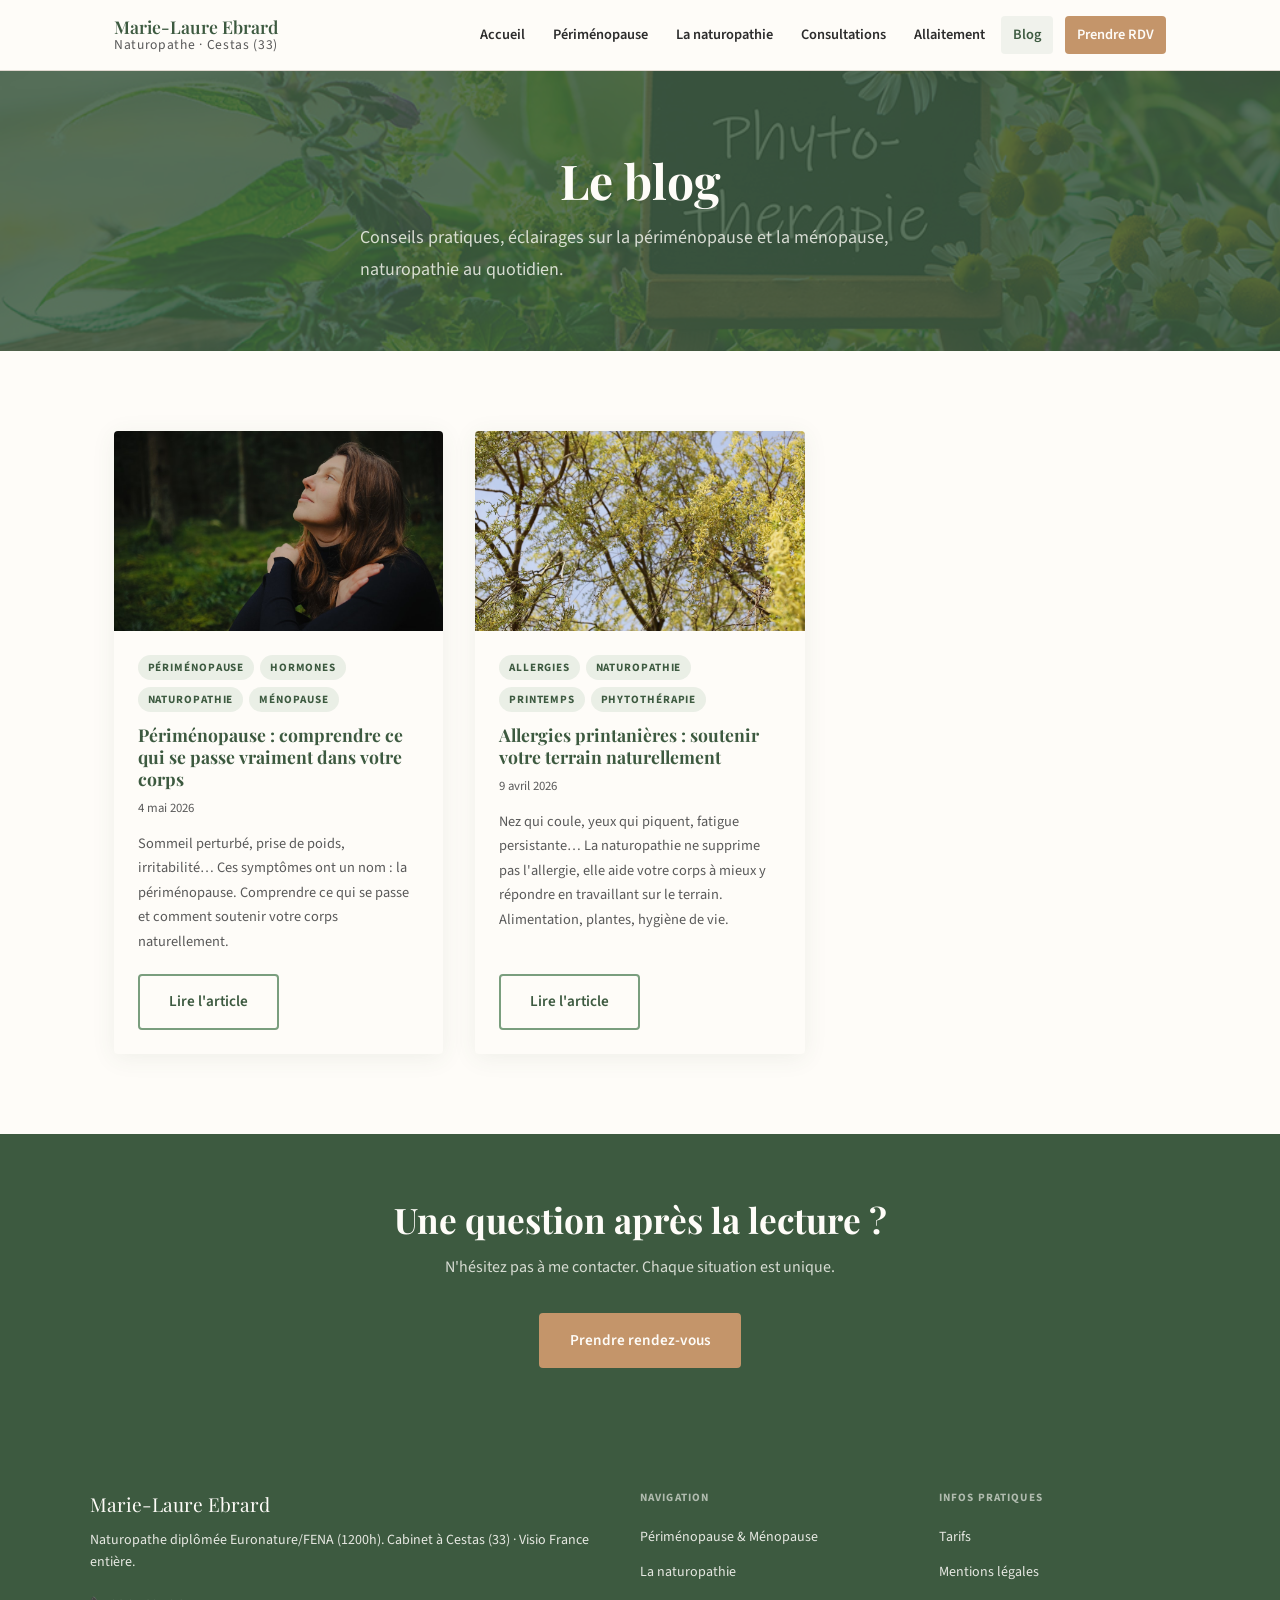
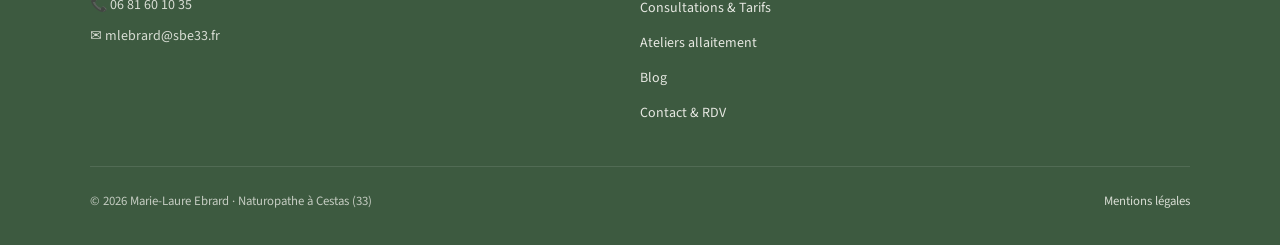
<file: blog/index.html>
<!DOCTYPE html>
<html lang="fr">
<head>
  <meta charset="UTF-8">
  <meta name="viewport" content="width=device-width, initial-scale=1.0">
  <title>Blog naturopathie &amp; ménopause — Marie-Laure Ebrard</title>
  <meta name="description" content="Articles de naturopathie sur la périménopause, la ménopause, l'alimentation, le sommeil et le bien-être hormonal. Par Marie-Laure Ebrard, naturopathe à Cestas (33).">
  <link rel="canonical" href="https://www.mlebrard-naturopathe.fr/blog/">
  <meta property="og:type" content="website">
  <meta property="og:url" content="https://www.mlebrard-naturopathe.fr/blog/">
  <meta property="og:title" content="Blog naturopathie & ménopause — Marie-Laure Ebrard">
  <meta property="og:description" content="Articles de naturopathie sur la périménopause, la ménopause, l'alimentation, le sommeil et le bien-être hormonal. Par Marie-Laure Ebrard, naturopathe à Cestas (33).">
  <meta property="og:image" content="https://www.mlebrard-naturopathe.fr/assets/images/ml-portrait.jpg">
  <link rel="preconnect" href="https://fonts.googleapis.com">
  <link rel="preconnect" href="https://fonts.gstatic.com" crossorigin>
  <link href="https://fonts.googleapis.com/css2?family=Playfair+Display:ital,wght@0,400;0,600;1,400&family=Source+Sans+3:wght@300;400;600&display=swap" rel="stylesheet">
  <link rel="stylesheet" href="../assets/css/style.css?v=20260410a">
  <style>
    .blog-grid {
      display: grid;
      grid-template-columns: repeat(auto-fill, minmax(min(300px, 100%), 1fr));
      gap: 2rem;
    }
    .article-carte {
      background: var(--blanc-casse);
      border-radius: var(--rayon);
      overflow: hidden;
      box-shadow: var(--ombre);
      transition: box-shadow 0.2s, transform 0.2s;
      display: flex;
      flex-direction: column;
    }
    .article-carte:hover { box-shadow: var(--ombre-forte); transform: translateY(-3px); }
    .article-carte-image {
      width: 100%; height: 200px;
      object-fit: cover;
      background-color: var(--beige-fond);
    }
    .article-carte-corps {
      padding: 1.5rem;
      display: flex;
      flex-direction: column;
      flex: 1;
    }
    .article-tags { display: flex; flex-wrap: wrap; gap: 0.4rem; margin-bottom: 0.75rem; }
    .article-tag {
      background: rgba(122,158,126,0.15);
      color: var(--vert-fonce);
      font-size: 0.7rem;
      font-weight: 700;
      letter-spacing: 0.08em;
      text-transform: uppercase;
      padding: 0.2rem 0.6rem;
      border-radius: 20px;
    }
    .article-carte h3 { font-size: 1.1rem; margin-bottom: 0.5rem; }
    .article-carte h3 a { color: var(--vert-fonce); transition: color 0.15s; }
    .article-carte h3 a:hover { color: var(--accent); }
    .article-date { font-size: 0.8rem; color: var(--texte-secondaire); margin-bottom: 0.75rem; }
    .article-resume { font-size: 0.9rem; color: var(--texte-secondaire); flex: 1; margin-bottom: 1.25rem; }
    .article-carte .btn { align-self: flex-start; }
    #blog-vide { text-align: center; padding: 3rem; color: var(--texte-secondaire); }
  </style>
</head>
<body>

  <header class="site-header">
    <div class="header-inner">
      <a href="../index.html" class="logo">
        <span class="logo-nom">Marie-Laure Ebrard</span>
        <span class="logo-titre">Naturopathe · Cestas (33)</span>
      </a>
      <button class="menu-toggle" aria-label="Ouvrir le menu" aria-expanded="false">
        <span></span><span></span><span></span>
      </button>
      <nav class="nav-principale" aria-label="Navigation principale">
        <a href="../index.html">Accueil</a>
        <a href="../menopause.html">Périménopause</a>
        <a href="../naturopathie.html">La naturopathie</a>
        <a href="../consultations.html">Consultations</a>
        <a href="../allaitement.html">Allaitement</a>
        <a href="index.html">Blog</a>
        <a href="../contact.html" class="nav-rdv">Prendre RDV</a>
      </nav>
    </div>
  </header>

  <div class="page-hero">
    <div class="page-hero-contenu">
      <h1>Le blog</h1>
      <p class="lead">Conseils pratiques, éclairages sur la périménopause et la ménopause, naturopathie au quotidien.</p>
    </div>
  </div>

  <section class="bg-blanc">
    <div class="container">
      <div id="articles-liste" class="blog-grid">
        <div id="blog-vide">Chargement des articles…</div>
      </div>
    </div>
  </section>

  <div class="bandeau-rdv">
    <div class="container" style="text-align: center;">
      <h2>Une question après la lecture&nbsp;?</h2>
      <p>N'hésitez pas à me contacter. Chaque situation est unique.</p>
      <div class="bandeau-actions">
        <a href="../contact.html" class="btn btn-primaire">Prendre rendez-vous</a>
      </div>
    </div>
  </div>

  <footer class="site-footer">
    <div class="footer-inner">
      <div>
        <div class="footer-logo-nom">Marie-Laure Ebrard</div>
        <p class="footer-desc">Naturopathe diplômée Euronature/FENA (1200h). Cabinet à Cestas (33) · Visio France entière.</p>
        <div class="footer-contact">
          <a href="tel:+33681601035">📞 06 81 60 10 35</a>
          <a href="mailto:mlebrard@sbe33.fr">✉ mlebrard@sbe33.fr</a>
        </div>
      </div>
      <div>
        <div class="footer-titre">Navigation</div>
        <ul class="footer-liens">
          <li><a href="../menopause.html">Périménopause &amp; Ménopause</a></li>
          <li><a href="../naturopathie.html">La naturopathie</a></li>
          <li><a href="../consultations.html">Consultations &amp; Tarifs</a></li>
          <li><a href="../allaitement.html">Ateliers allaitement</a></li>
          <li><a href="index.html">Blog</a></li>
          <li><a href="../contact.html">Contact &amp; RDV</a></li>
        </ul>
      </div>
      <div>
        <div class="footer-titre">Infos pratiques</div>
        <ul class="footer-liens">
          <li><a href="../consultations.html">Tarifs</a></li>
          <li><a href="../mentions-legales.html">Mentions légales</a></li>
        </ul>
      </div>
    </div>
    <div class="footer-bas">
      <span>© 2026 Marie-Laure Ebrard · Naturopathe à Cestas (33)</span>
      <a href="../mentions-legales.html">Mentions légales</a>
    </div>
  </footer>

  <script src="../assets/js/main.js"></script>
  <script>
    // Chargement dynamique des articles depuis articles.json
    fetch('articles.json')
      .then(r => r.json())
      .then(articles => {
        const liste = document.getElementById('articles-liste');
        if (!articles.length) {
          liste.innerHTML = '<div id="blog-vide">Les premiers articles arrivent bientôt…</div>';
          return;
        }
        // Trier du plus récent au plus ancien
        articles.sort((a, b) => new Date(b.date) - new Date(a.date));
        liste.innerHTML = articles.map(a => `
          <article class="article-carte">
            ${a.image ? `<img src="../${a.image}" alt="${a.title}" class="article-carte-image" loading="lazy">` : '<div class="article-carte-image"></div>'}
            <div class="article-carte-corps">
              <div class="article-tags">
                ${(a.tags || []).map(t => `<span class="article-tag">${t}</span>`).join('')}
              </div>
              <h3><a href="${a.slug}.html">${a.title}</a></h3>
              <div class="article-date">${new Date(a.date).toLocaleDateString('fr-FR', {day:'numeric', month:'long', year:'numeric'})}</div>
              <p class="article-resume">${a.summary}</p>
              <a href="${a.slug}.html" class="btn btn-secondaire">Lire l'article</a>
            </div>
          </article>
        `).join('');
      })
      .catch(() => {
        document.getElementById('articles-liste').innerHTML =
          '<div id="blog-vide">Les premiers articles arrivent bientôt…</div>';
      });
  </script>
</body>
</html>
</file>
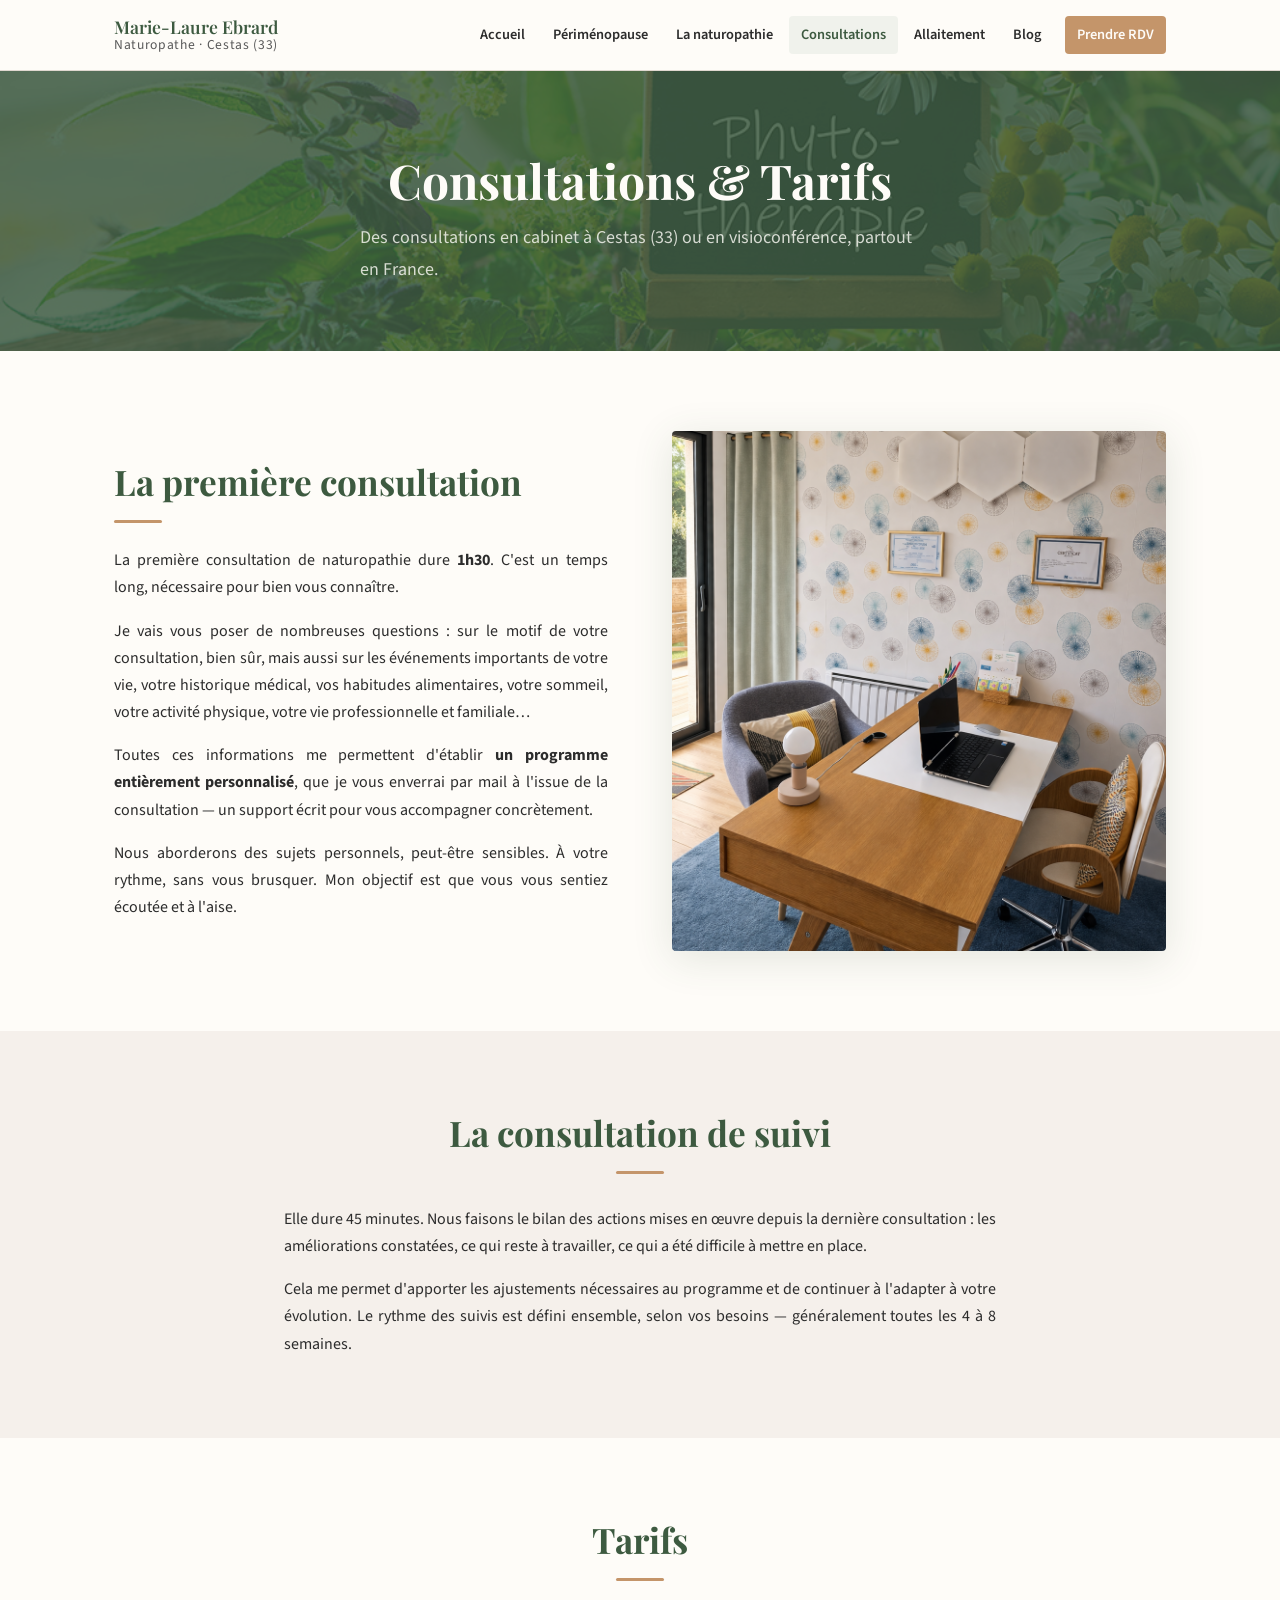
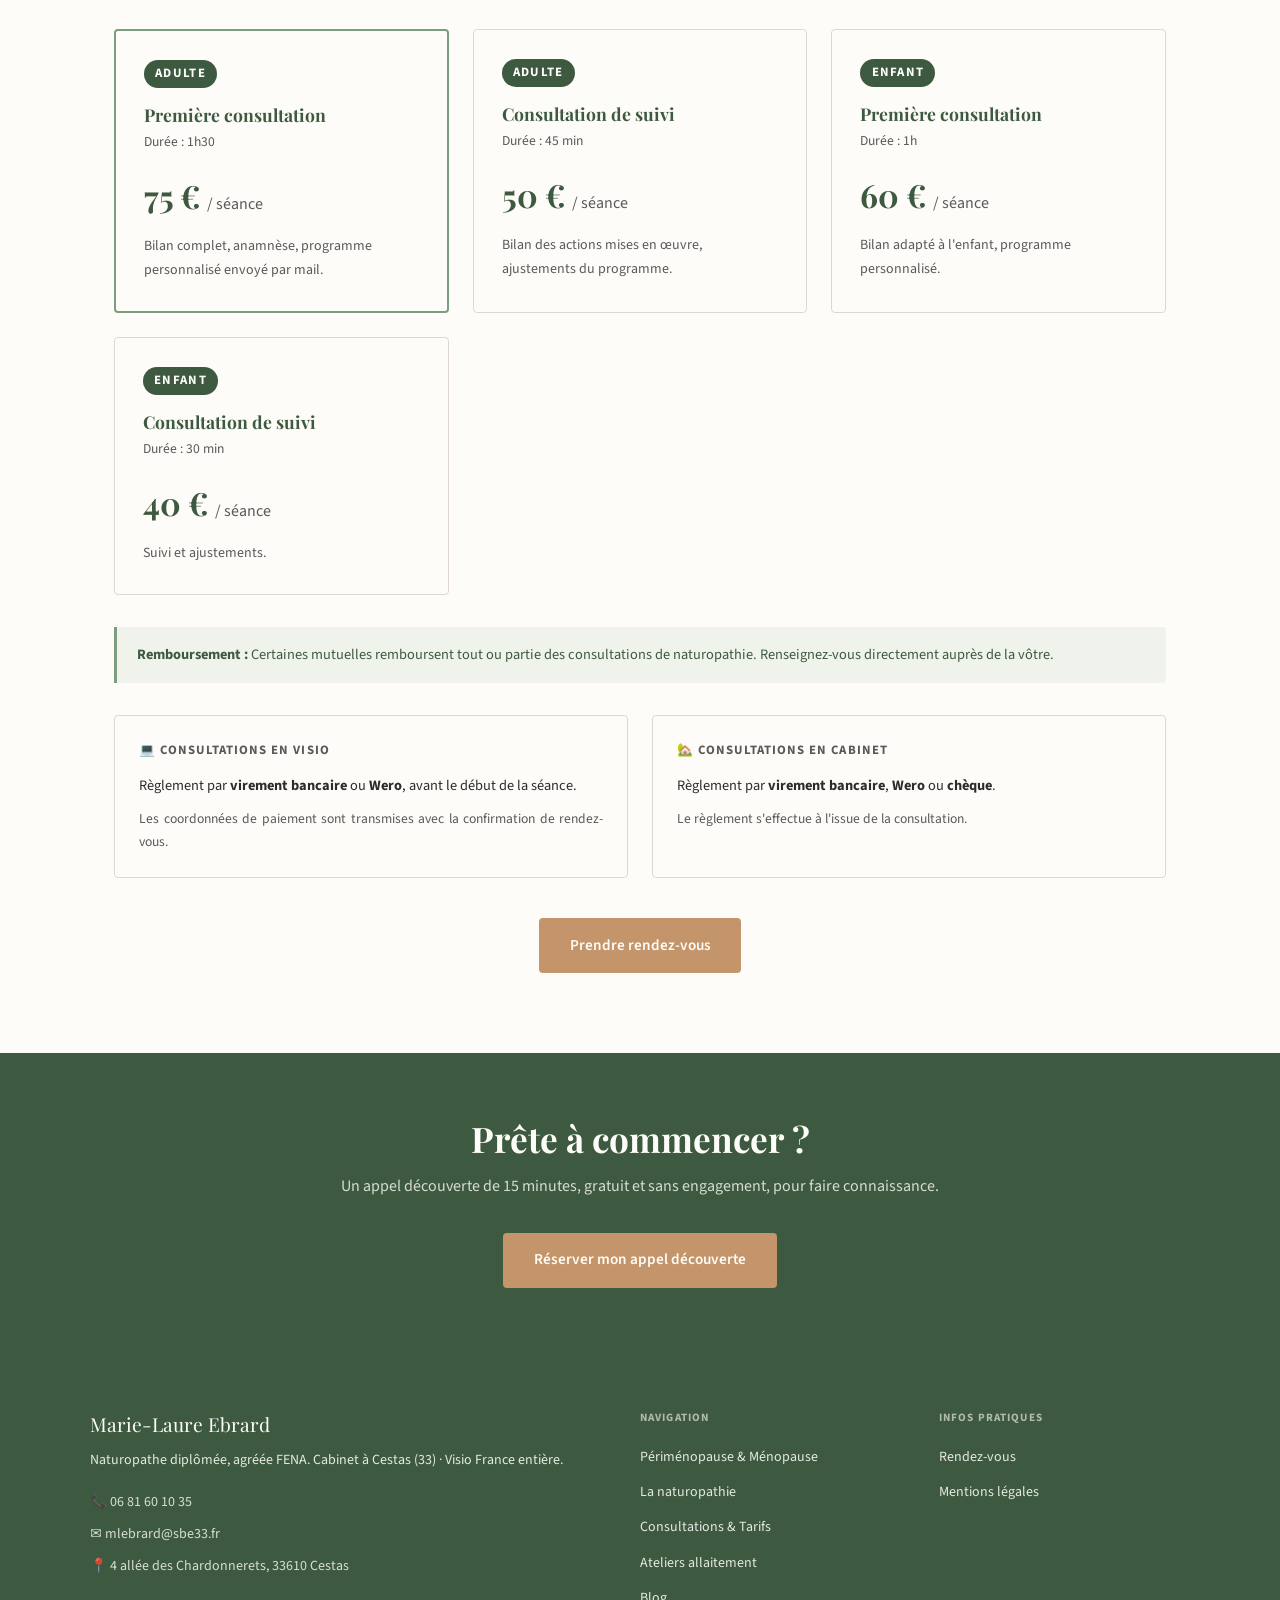
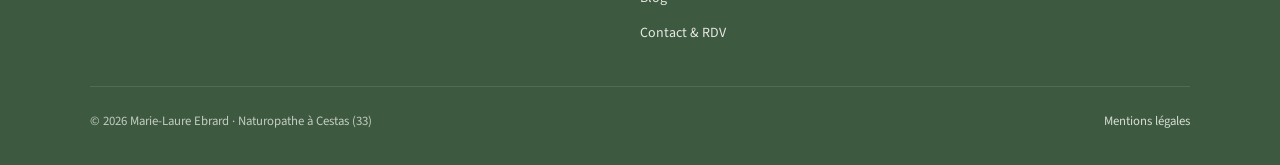
<file: consultations.html>
<!DOCTYPE html>
<html lang="fr">
<head>
  <meta charset="UTF-8">
  <meta name="viewport" content="width=device-width, initial-scale=1.0">
  <title>Consultations &amp; Tarifs — Naturopathe à Cestas (33)</title>
  <meta name="description" content="Tarifs des consultations de naturopathie à Cestas (33) et en visio. Première consultation adulte 75€ · Suivi 50€. Certaines mutuelles remboursent les séances.">
  <link rel="canonical" href="https://www.mlebrard-naturopathe.fr/consultations.html">
  <meta property="og:type" content="website">
  <meta property="og:url" content="https://www.mlebrard-naturopathe.fr/consultations.html">
  <meta property="og:title" content="Consultations & Tarifs — Naturopathe à Cestas (33)">
  <meta property="og:description" content="Tarifs des consultations de naturopathie à Cestas (33) et en visio. Première consultation adulte 75€ · Suivi 50€. Certaines mutuelles remboursent les séances.">
  <meta property="og:image" content="https://www.mlebrard-naturopathe.fr/assets/images/bureau-cestas.png">
  <link rel="preconnect" href="https://fonts.googleapis.com">
  <link rel="preconnect" href="https://fonts.gstatic.com" crossorigin>
  <link href="https://fonts.googleapis.com/css2?family=Playfair+Display:ital,wght@0,400;0,600;1,400&family=Source+Sans+3:wght@300;400;600&display=swap" rel="stylesheet">
  <link rel="stylesheet" href="assets/css/style.css?v=20260410a">
</head>
<body>

  <header class="site-header">
    <div class="header-inner">
      <a href="index.html" class="logo">
        <span class="logo-nom">Marie-Laure Ebrard</span>
        <span class="logo-titre">Naturopathe · Cestas (33)</span>
      </a>
      <button class="menu-toggle" aria-label="Ouvrir le menu" aria-expanded="false">
        <span></span><span></span><span></span>
      </button>
      <nav class="nav-principale" aria-label="Navigation principale">
        <a href="index.html">Accueil</a>
        <a href="menopause.html">Périménopause</a>
        <a href="naturopathie.html">La naturopathie</a>
        <a href="consultations.html">Consultations</a>
        <a href="allaitement.html">Allaitement</a>
        <a href="blog/index.html">Blog</a>
        <a href="contact.html" class="nav-rdv">Prendre RDV</a>
      </nav>
    </div>
  </header>

  <div class="page-hero">
    <div class="page-hero-contenu">
      <h1>Consultations &amp; Tarifs</h1>
      <p class="lead">Des consultations en cabinet à Cestas (33) ou en visioconférence, partout en France.</p>
    </div>
  </div>

  <!-- PREMIÈRE CONSULTATION -->
  <section class="bg-blanc">
    <div class="container">
      <div class="portrait-grid">
        <div class="portrait-texte">
          <h2>La première consultation</h2>
          <div class="divider divider-left" style="margin-bottom: 1.5rem;"></div>
          <p>La première consultation de naturopathie dure <strong>1h30</strong>. C'est un temps long, nécessaire pour bien vous connaître.</p>
          <p>Je vais vous poser de nombreuses questions : sur le motif de votre consultation, bien sûr, mais aussi sur les événements importants de votre vie, votre historique médical, vos habitudes alimentaires, votre sommeil, votre activité physique, votre vie professionnelle et familiale…</p>
          <p>Toutes ces informations me permettent d'établir <strong>un programme entièrement personnalisé</strong>, que je vous enverrai par mail à l'issue de la consultation — un support écrit pour vous accompagner concrètement.</p>
          <p>Nous aborderons des sujets personnels, peut-être sensibles. À votre rythme, sans vous brusquer. Mon objectif est que vous vous sentiez écoutée et à l'aise.</p>
        </div>
        <div class="portrait-image-wrap">
          <img src="assets/images/bureau-cestas.png" alt="Cabinet de naturopathie Marie-Laure Ebrard à Cestas" class="portrait-image">
        </div>
      </div>
    </div>
  </section>

  <!-- SUIVI -->
  <section class="bg-beige">
    <div class="container" style="max-width: 760px;">
      <h2 style="text-align: center; margin-bottom: 1rem;">La consultation de suivi</h2>
      <div class="divider" style="margin-bottom: 2rem;"></div>
      <p>Elle dure 45 minutes. Nous faisons le bilan des actions mises en œuvre depuis la dernière consultation : les améliorations constatées, ce qui reste à travailler, ce qui a été difficile à mettre en place.</p>
      <p>Cela me permet d'apporter les ajustements nécessaires au programme et de continuer à l'adapter à votre évolution. Le rythme des suivis est défini ensemble, selon vos besoins — généralement toutes les 4 à 8 semaines.</p>
    </div>
  </section>

  <!-- TARIFS -->
  <section class="bg-blanc">
    <div class="container">
      <div class="section-titre">
        <h2>Tarifs</h2>
        <div class="divider"></div>
      </div>

      <div class="tarifs-grid" style="margin-bottom: 2rem;">
        <div class="tarif-carte mise-en-avant">
          <span class="tarif-badge">Adulte</span>
          <h3>Première consultation</h3>
          <div class="tarif-duree">Durée : 1h30</div>
          <div class="tarif-prix">75 € <span>/ séance</span></div>
          <p class="tarif-description">Bilan complet, anamnèse, programme personnalisé envoyé par mail.</p>
        </div>
        <div class="tarif-carte">
          <span class="tarif-badge">Adulte</span>
          <h3>Consultation de suivi</h3>
          <div class="tarif-duree">Durée : 45 min</div>
          <div class="tarif-prix">50 € <span>/ séance</span></div>
          <p class="tarif-description">Bilan des actions mises en œuvre, ajustements du programme.</p>
        </div>
        <div class="tarif-carte">
          <span class="tarif-badge">Enfant</span>
          <h3>Première consultation</h3>
          <div class="tarif-duree">Durée : 1h</div>
          <div class="tarif-prix">60 € <span>/ séance</span></div>
          <p class="tarif-description">Bilan adapté à l'enfant, programme personnalisé.</p>
        </div>
        <div class="tarif-carte">
          <span class="tarif-badge">Enfant</span>
          <h3>Consultation de suivi</h3>
          <div class="tarif-duree">Durée : 30 min</div>
          <div class="tarif-prix">40 € <span>/ séance</span></div>
          <p class="tarif-description">Suivi et ajustements.</p>
        </div>
      </div>

      <div class="note-deonto">
        <strong>Remboursement :</strong> Certaines mutuelles remboursent tout ou partie des consultations de naturopathie. Renseignez-vous directement auprès de la vôtre.
      </div>

      <div style="display: grid; grid-template-columns: repeat(auto-fit, minmax(260px, 1fr)); gap: 1.5rem; margin-top: 2rem;">
        <div style="background: var(--blanc-casse); border: 1px solid var(--bordure); border-radius: var(--rayon); padding: 1.5rem;">
          <div style="font-size: 0.8rem; font-weight: 700; text-transform: uppercase; letter-spacing: 0.08em; color: var(--texte-secondaire); margin-bottom: 0.75rem;">💻 Consultations en visio</div>
          <p style="font-size: 0.9rem; margin-bottom: 0.5rem;">Règlement par <strong>virement bancaire</strong> ou <strong>Wero</strong>, avant le début de la séance.</p>
          <p style="font-size: 0.85rem; color: var(--texte-secondaire); margin: 0;">Les coordonnées de paiement sont transmises avec la confirmation de rendez-vous.</p>
        </div>
        <div style="background: var(--blanc-casse); border: 1px solid var(--bordure); border-radius: var(--rayon); padding: 1.5rem;">
          <div style="font-size: 0.8rem; font-weight: 700; text-transform: uppercase; letter-spacing: 0.08em; color: var(--texte-secondaire); margin-bottom: 0.75rem;">🏡 Consultations en cabinet</div>
          <p style="font-size: 0.9rem; margin-bottom: 0.5rem;">Règlement par <strong>virement bancaire</strong>, <strong>Wero</strong> ou <strong>chèque</strong>.</p>
          <p style="font-size: 0.85rem; color: var(--texte-secondaire); margin: 0;">Le règlement s'effectue à l'issue de la consultation.</p>
        </div>
      </div>

      <div style="text-align: center; margin-top: 2.5rem;">
        <a href="contact.html" class="btn btn-primaire">Prendre rendez-vous</a>
      </div>
    </div>
  </section>

  <div class="bandeau-rdv">
    <div class="container" style="text-align: center;">
      <h2>Prête à commencer&nbsp;?</h2>
      <p>Un appel découverte de 15 minutes, gratuit et sans engagement, pour faire connaissance.</p>
      <div class="bandeau-actions">
        <a href="contact.html" class="btn btn-primaire">Réserver mon appel découverte</a>
      </div>
    </div>
  </div>

  <footer class="site-footer">
    <div class="footer-inner">
      <div>
        <div class="footer-logo-nom">Marie-Laure Ebrard</div>
        <p class="footer-desc">Naturopathe diplômée, agréée FENA. Cabinet à Cestas (33) · Visio France entière.</p>
        <div class="footer-contact">
          <a href="tel:+33681601035">📞 06 81 60 10 35</a>
          <a href="mailto:mlebrard@sbe33.fr">✉ mlebrard@sbe33.fr</a>
          <a href="https://maps.google.com/?q=4+allée+des+Chardonnerets+33610+Cestas" target="_blank" rel="noopener">📍 4 allée des Chardonnerets, 33610 Cestas</a>
        </div>
      </div>
      <div>
        <div class="footer-titre">Navigation</div>
        <ul class="footer-liens">
          <li><a href="menopause.html">Périménopause &amp; Ménopause</a></li>
          <li><a href="naturopathie.html">La naturopathie</a></li>
          <li><a href="consultations.html">Consultations &amp; Tarifs</a></li>
          <li><a href="allaitement.html">Ateliers allaitement</a></li>
          <li><a href="blog/index.html">Blog</a></li>
          <li><a href="contact.html">Contact &amp; RDV</a></li>
        </ul>
      </div>
      <div>
        <div class="footer-titre">Infos pratiques</div>
        <ul class="footer-liens">
          <li><a href="contact.html">Rendez-vous</a></li>
          <li><a href="mentions-legales.html">Mentions légales</a></li>
        </ul>
      </div>
    </div>
    <div class="footer-bas">
      <span>© 2026 Marie-Laure Ebrard · Naturopathe à Cestas (33)</span>
      <a href="mentions-legales.html">Mentions légales</a>
    </div>
  </footer>

  <script src="assets/js/main.js"></script>
</body>
</html>
</file>
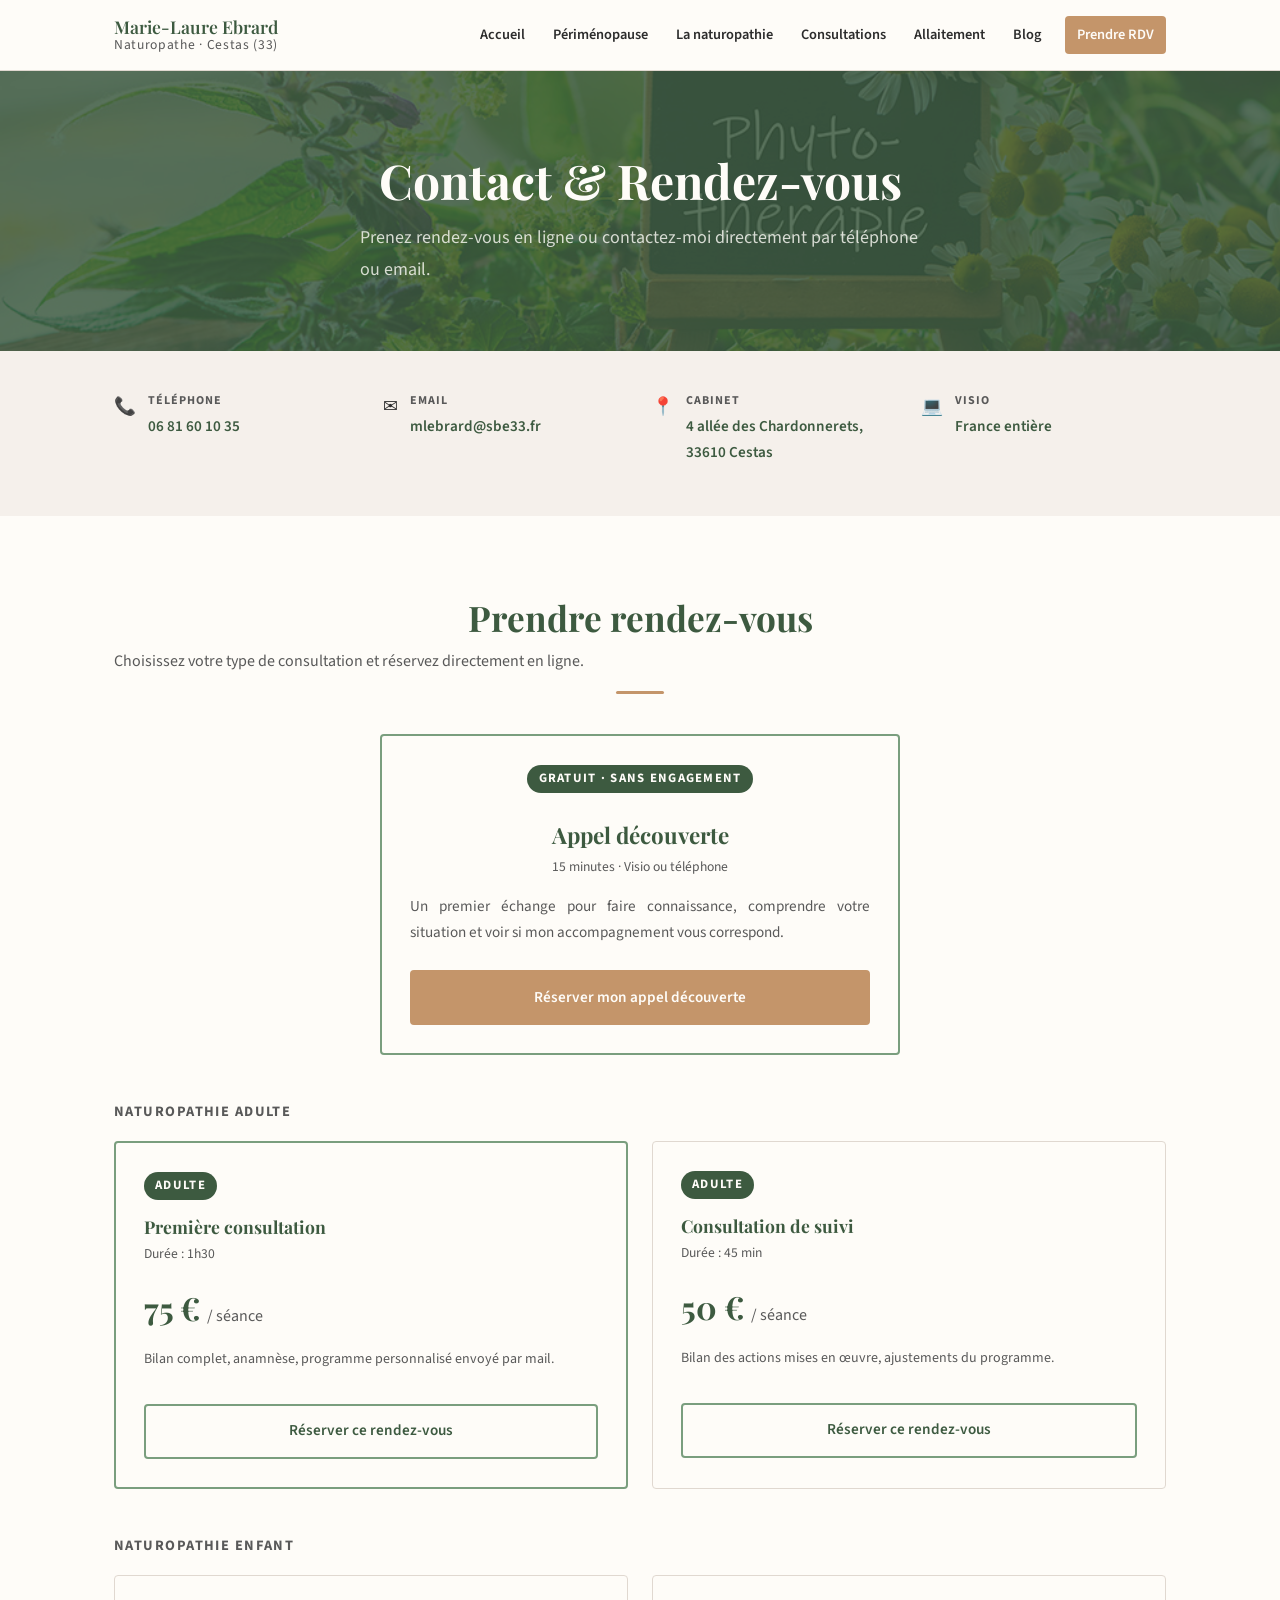
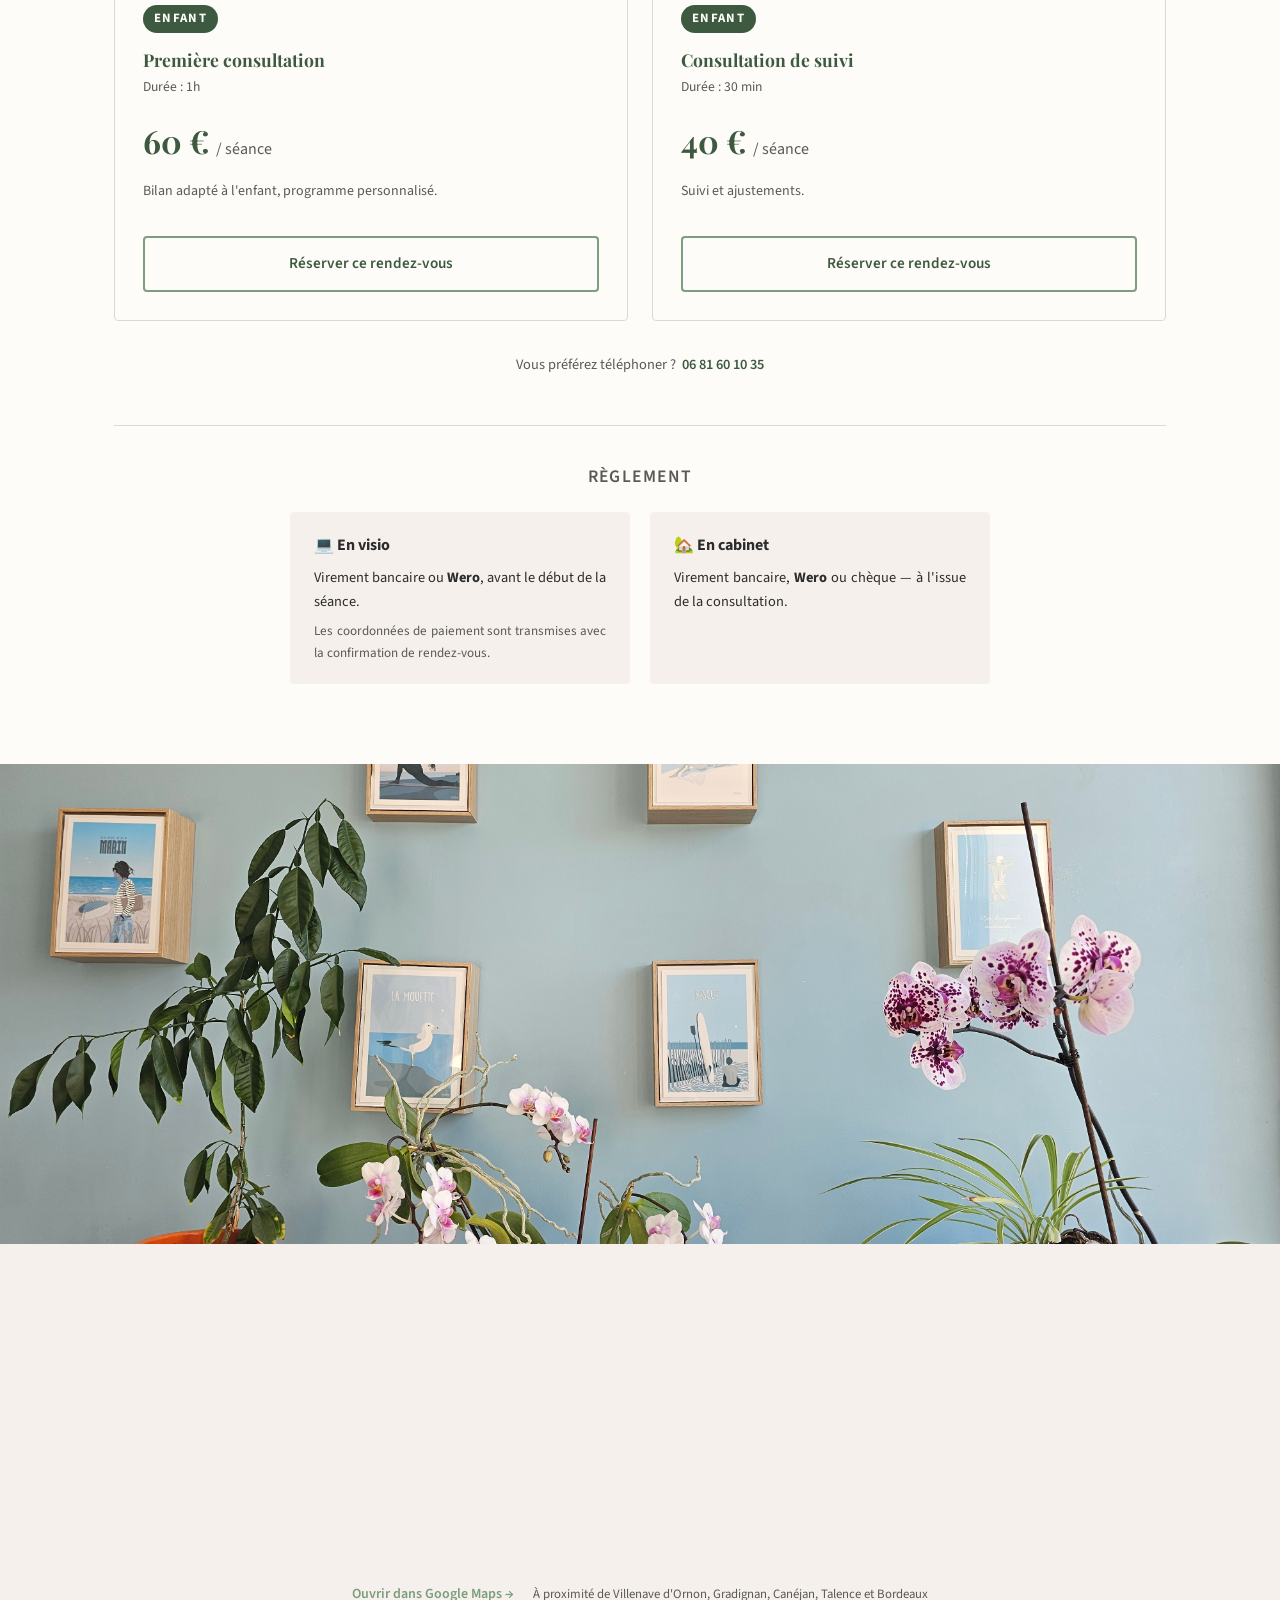
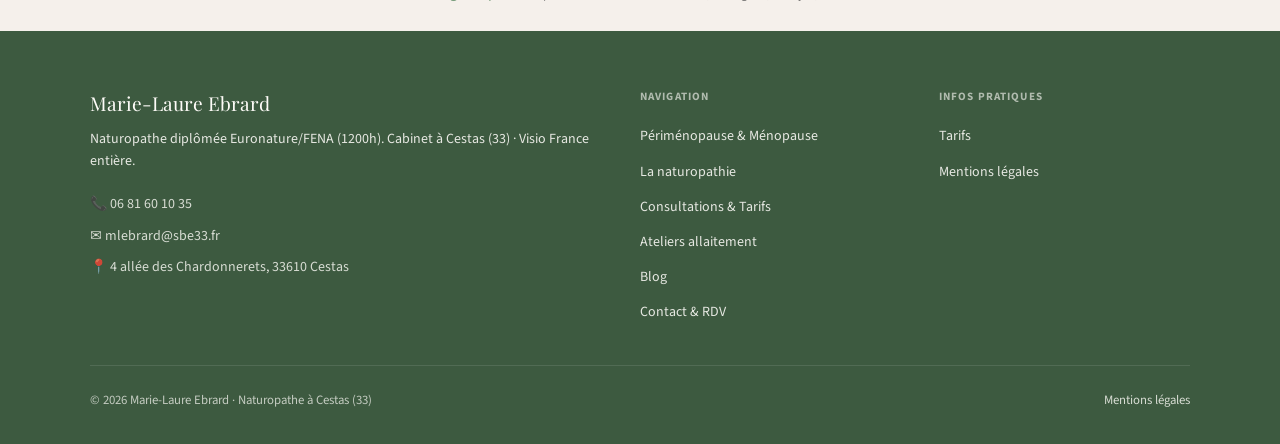
<file: contact.html>
<!DOCTYPE html>
<html lang="fr">
<head>
  <meta charset="UTF-8">
  <meta name="viewport" content="width=device-width, initial-scale=1.0">
  <title>Contact &amp; RDV — Marie-Laure Ebrard, naturopathe</title>
  <meta name="description" content="Prendre rendez-vous avec Marie-Laure Ebrard, naturopathe à Cestas (33). Consultation en cabinet ou en visio partout en France. Appel découverte gratuit 15 min. Tél. : 06 81 60 10 35.">
  <link rel="canonical" href="https://www.mlebrard-naturopathe.fr/contact.html">
  <meta property="og:type" content="website">
  <meta property="og:url" content="https://www.mlebrard-naturopathe.fr/contact.html">
  <meta property="og:title" content="Contact & RDV — Marie-Laure Ebrard, naturopathe">
  <meta property="og:description" content="Prendre rendez-vous avec Marie-Laure Ebrard, naturopathe à Cestas (33). Consultation en cabinet ou en visio partout en France. Appel découverte gratuit 15 min.">
  <meta property="og:image" content="https://www.mlebrard-naturopathe.fr/assets/images/bureau2.jpg">
  <link rel="preconnect" href="https://fonts.googleapis.com">
  <link rel="preconnect" href="https://fonts.gstatic.com" crossorigin>
  <link href="https://fonts.googleapis.com/css2?family=Playfair+Display:ital,wght@0,400;0,600;1,400&family=Source+Sans+3:wght@300;400;600&display=swap" rel="stylesheet">
  <link rel="stylesheet" href="assets/css/style.css?v=20260410a">
  <style>
    .contact-grid {
      display: grid;
      grid-template-columns: 1fr 1fr;
      gap: 4rem;
      align-items: start;
    }
    .contact-infos { display: flex; flex-direction: column; gap: 2rem; }
    .contact-bloc h3 { margin-bottom: 0.75rem; font-size: 1.1rem; }
    .contact-ligne {
      display: flex;
      align-items: flex-start;
      gap: 0.75rem;
      margin-bottom: 0.6rem;
      font-size: 0.95rem;
    }
    .contact-ligne-icone { font-size: 1.1rem; flex-shrink: 0; margin-top: 0.1rem; }
    .contact-ligne a { color: var(--vert-fonce); font-weight: 600; transition: color 0.15s; }
    .contact-ligne a:hover { color: var(--accent); }
    .rdv-bloc {
      background: var(--blanc-casse);
      border: 1px solid var(--bordure);
      border-radius: var(--rayon);
      padding: 2rem;
      box-shadow: var(--ombre);
    }
    .rdv-bloc h2 { margin-bottom: 0.5rem; }
    .rdv-bloc p { color: var(--texte-secondaire); margin-bottom: 1.5rem; }
    .horaires-liste { display: flex; flex-direction: column; gap: 0.4rem; }
    .horaire-ligne {
      display: flex;
      justify-content: space-between;
      font-size: 0.9rem;
      padding: 0.3rem 0;
      border-bottom: 1px solid var(--bordure);
    }
    .horaire-ligne:last-child { border-bottom: none; }
    .horaire-jour { color: var(--texte-secondaire); }
    .horaire-heure { font-weight: 600; color: var(--vert-fonce); }
    @media (max-width: 700px) {
      .contact-grid { grid-template-columns: 1fr; gap: 2.5rem; }
    }
  </style>
</head>
<body>

  <header class="site-header">
    <div class="header-inner">
      <a href="index.html" class="logo">
        <span class="logo-nom">Marie-Laure Ebrard</span>
        <span class="logo-titre">Naturopathe · Cestas (33)</span>
      </a>
      <button class="menu-toggle" aria-label="Ouvrir le menu" aria-expanded="false">
        <span></span><span></span><span></span>
      </button>
      <nav class="nav-principale" aria-label="Navigation principale">
        <a href="index.html">Accueil</a>
        <a href="menopause.html">Périménopause</a>
        <a href="naturopathie.html">La naturopathie</a>
        <a href="consultations.html">Consultations</a>
        <a href="allaitement.html">Allaitement</a>
        <a href="blog/index.html">Blog</a>
        <a href="contact.html" class="nav-rdv">Prendre RDV</a>
      </nav>
    </div>
  </header>

  <div class="page-hero">
    <div class="page-hero-contenu">
      <h1>Contact &amp; Rendez-vous</h1>
      <p class="lead">Prenez rendez-vous en ligne ou contactez-moi directement par téléphone ou email.</p>
    </div>
  </div>

  <!-- BANDEAU INFOS CONTACT -->
  <section class="bg-beige" style="padding: 2.5rem 1.5rem;">
    <div class="container">
      <div style="display: grid; grid-template-columns: repeat(auto-fit, minmax(200px, 1fr)); gap: 1.5rem;">
        <div class="contact-ligne">
          <span class="contact-ligne-icone">📞</span>
          <div>
            <div style="font-size: 0.75rem; font-weight: 700; text-transform: uppercase; letter-spacing: 0.08em; color: var(--texte-secondaire); margin-bottom: 0.2rem;">Téléphone</div>
            <a href="tel:+33681601035" style="font-weight: 600; color: var(--vert-fonce);">06 81 60 10 35</a>
          </div>
        </div>
        <div class="contact-ligne">
          <span class="contact-ligne-icone">✉</span>
          <div>
            <div style="font-size: 0.75rem; font-weight: 700; text-transform: uppercase; letter-spacing: 0.08em; color: var(--texte-secondaire); margin-bottom: 0.2rem;">Email</div>
            <a href="mailto:mlebrard@sbe33.fr" style="font-weight: 600; color: var(--vert-fonce);">mlebrard@sbe33.fr</a>
          </div>
        </div>
        <div class="contact-ligne">
          <span class="contact-ligne-icone">📍</span>
          <div>
            <div style="font-size: 0.75rem; font-weight: 700; text-transform: uppercase; letter-spacing: 0.08em; color: var(--texte-secondaire); margin-bottom: 0.2rem;">Cabinet</div>
            <span style="font-weight: 600; color: var(--vert-fonce);">4 allée des Chardonnerets, 33610 Cestas</span>
          </div>
        </div>
        <div class="contact-ligne">
          <span class="contact-ligne-icone">💻</span>
          <div>
            <div style="font-size: 0.75rem; font-weight: 700; text-transform: uppercase; letter-spacing: 0.08em; color: var(--texte-secondaire); margin-bottom: 0.2rem;">Visio</div>
            <span style="font-weight: 600; color: var(--vert-fonce);">France entière</span>
          </div>
        </div>
      </div>
    </div>
  </section>

  <!-- TYPES DE RENDEZ-VOUS -->
  <section class="bg-blanc">
    <div class="container">
      <div style="text-align: center; margin-bottom: 2.5rem;">
        <h2>Prendre rendez-vous</h2>
        <p style="color: var(--texte-secondaire); margin-top: 0.5rem;">Choisissez votre type de consultation et réservez directement en ligne.</p>
        <div class="divider"></div>
      </div>

      <!-- Appel découverte -->
      <div class="tarif-carte mise-en-avant" style="max-width: 520px; margin: 0 auto 3rem; text-align: center;">
        <span class="tarif-badge">Gratuit &middot; Sans engagement</span>
        <h3 style="font-size: 1.4rem; margin: 0.75rem 0 0.4rem;">Appel découverte</h3>
        <div class="tarif-duree">15 minutes &middot; Visio ou téléphone</div>
        <p style="color: var(--texte-secondaire); margin: 0.75rem 0 1.5rem; font-size: 0.95rem;">Un premier échange pour faire connaissance, comprendre votre situation et voir si mon accompagnement vous correspond.</p>
        <a href="https://cal.eu/mlebrard/decouverte-naturo" target="_blank" rel="noopener" class="btn btn-primaire" style="width: 100%; justify-content: center;">
          Réserver mon appel découverte
        </a>
      </div>

      <!-- Naturopathie adulte -->
      <h3 style="color: var(--texte-secondaire); font-size: 0.9rem; font-family: var(--font-corps); font-weight: 700; text-transform: uppercase; letter-spacing: 0.1em; margin-bottom: 1.25rem;">Naturopathie adulte</h3>
      <div class="tarifs-grid" style="margin-bottom: 3rem;">
        <div class="tarif-carte mise-en-avant">
          <span class="tarif-badge">Adulte</span>
          <h3>Première consultation</h3>
          <div class="tarif-duree">Durée : 1h30</div>
          <div class="tarif-prix">75 € <span>/ séance</span></div>
          <p class="tarif-description">Bilan complet, anamnèse, programme personnalisé envoyé par mail.</p>
          <a href="https://cal.eu/mlebrard/consultation-naturo-adulte" target="_blank" rel="noopener" class="btn btn-secondaire" style="width: 100%; justify-content: center; margin-top: 1rem;">
            Réserver ce rendez-vous
          </a>
        </div>
        <div class="tarif-carte">
          <span class="tarif-badge">Adulte</span>
          <h3>Consultation de suivi</h3>
          <div class="tarif-duree">Durée : 45 min</div>
          <div class="tarif-prix">50 € <span>/ séance</span></div>
          <p class="tarif-description">Bilan des actions mises en œuvre, ajustements du programme.</p>
          <a href="https://cal.eu/mlebrard/suivi-naturo" target="_blank" rel="noopener" class="btn btn-secondaire" style="width: 100%; justify-content: center; margin-top: 1rem;">
            Réserver ce rendez-vous
          </a>
        </div>
      </div>

      <!-- Naturopathie enfant -->
      <h3 style="color: var(--texte-secondaire); font-size: 0.9rem; font-family: var(--font-corps); font-weight: 700; text-transform: uppercase; letter-spacing: 0.1em; margin-bottom: 1.25rem;">Naturopathie enfant</h3>
      <div class="tarifs-grid" style="margin-bottom: 2rem;">
        <div class="tarif-carte">
          <span class="tarif-badge">Enfant</span>
          <h3>Première consultation</h3>
          <div class="tarif-duree">Durée : 1h</div>
          <div class="tarif-prix">60 € <span>/ séance</span></div>
          <p class="tarif-description">Bilan adapté à l'enfant, programme personnalisé.</p>
          <a href="https://cal.eu/mlebrard/consultation-naturo-enfant" target="_blank" rel="noopener" class="btn btn-secondaire" style="width: 100%; justify-content: center; margin-top: 1rem;">
            Réserver ce rendez-vous
          </a>
        </div>
        <div class="tarif-carte">
          <span class="tarif-badge">Enfant</span>
          <h3>Consultation de suivi</h3>
          <div class="tarif-duree">Durée : 30 min</div>
          <div class="tarif-prix">40 € <span>/ séance</span></div>
          <p class="tarif-description">Suivi et ajustements.</p>
          <a href="https://cal.eu/mlebrard/suivi-naturo-enfant" target="_blank" rel="noopener" class="btn btn-secondaire" style="width: 100%; justify-content: center; margin-top: 1rem;">
            Réserver ce rendez-vous
          </a>
        </div>
      </div>

      <div style="text-align: center; margin-top: 0.5rem; color: var(--texte-secondaire); font-size: 0.9rem;">
        Vous préférez téléphoner ?&nbsp;
        <a href="tel:+33681601035" style="color: var(--vert-fonce); font-weight: 600;">06 81 60 10 35</a>
      </div>

      <!-- PAIEMENT -->
      <div style="margin-top: 3rem; padding-top: 2.5rem; border-top: 1px solid var(--bordure);">
        <h3 style="text-align: center; font-size: 1.1rem; margin-bottom: 1.5rem; color: var(--texte-secondaire); font-family: var(--font-corps); font-weight: 600; text-transform: uppercase; letter-spacing: 0.08em;">Règlement</h3>
        <div style="display: grid; grid-template-columns: repeat(auto-fit, minmax(240px, 1fr)); gap: 1.25rem; max-width: 700px; margin: 0 auto;">
          <div style="background: var(--beige-fond); border-radius: var(--rayon); padding: 1.25rem 1.5rem;">
            <div style="font-weight: 700; margin-bottom: 0.4rem;">💻 En visio</div>
            <p style="font-size: 0.9rem; margin-bottom: 0.3rem;">Virement bancaire ou <strong>Wero</strong>, avant le début de la séance.</p>
            <p style="font-size: 0.82rem; color: var(--texte-secondaire); margin: 0;">Les coordonnées de paiement sont transmises avec la confirmation de rendez-vous.</p>
          </div>
          <div style="background: var(--beige-fond); border-radius: var(--rayon); padding: 1.25rem 1.5rem;">
            <div style="font-weight: 700; margin-bottom: 0.4rem;">🏡 En cabinet</div>
            <p style="font-size: 0.9rem; margin: 0;">Virement bancaire, <strong>Wero</strong> ou chèque — à l'issue de la consultation.</p>
          </div>
        </div>
      </div>
    </div>
  </section>

  <!-- PHOTO CABINET -->
  <section class="bg-blanc" style="padding: 0;">
    <img src="assets/images/bureau2.jpg"
         alt="Cabinet de naturopathie Marie-Laure Ebrard à Cestas"
         style="width: 100%; max-height: 480px; object-fit: cover; display: block;">
  </section>

  <!-- CARTE GOOGLE MAPS -->
  <section class="bg-beige" style="padding: 0;">
    <div style="height: 320px;">
      <iframe
        src="https://maps.google.com/maps?q=4+All%C3%A9e+des+Chardonnerets+33610+Cestas&output=embed&hl=fr&z=15"
        width="100%" height="320" style="border:0; display:block;" allowfullscreen="" loading="lazy"
        title="Cabinet Marie-Laure Ebrard Naturopathe — 4 allée des Chardonnerets, 33610 Cestas">
      </iframe>
    </div>
    <div class="container" style="padding-top: 1rem; padding-bottom: 1.5rem; text-align: center;">
      <a href="https://maps.google.com/?q=4+Allée+des+Chardonnerets+33610+Cestas" target="_blank" rel="noopener" style="font-size: 0.875rem; color: var(--vert-sauge); font-weight: 600;">
        Ouvrir dans Google Maps →
      </a>
      <span style="font-size: 0.8rem; color: var(--texte-secondaire); margin-left: 1rem;">À proximité de Villenave d'Ornon, Gradignan, Canéjan, Talence et Bordeaux</span>
    </div>
  </section>

  <footer class="site-footer">
    <div class="footer-inner">
      <div>
        <div class="footer-logo-nom">Marie-Laure Ebrard</div>
        <p class="footer-desc">Naturopathe diplômée Euronature/FENA (1200h). Cabinet à Cestas (33) · Visio France entière.</p>
        <div class="footer-contact">
          <a href="tel:+33681601035">📞 06 81 60 10 35</a>
          <a href="mailto:mlebrard@sbe33.fr">✉ mlebrard@sbe33.fr</a>
          <a href="https://maps.google.com/?q=4+allée+des+Chardonnerets+33610+Cestas" target="_blank" rel="noopener">📍 4 allée des Chardonnerets, 33610 Cestas</a>
        </div>
      </div>
      <div>
        <div class="footer-titre">Navigation</div>
        <ul class="footer-liens">
          <li><a href="menopause.html">Périménopause &amp; Ménopause</a></li>
          <li><a href="naturopathie.html">La naturopathie</a></li>
          <li><a href="consultations.html">Consultations &amp; Tarifs</a></li>
          <li><a href="allaitement.html">Ateliers allaitement</a></li>
          <li><a href="blog/index.html">Blog</a></li>
          <li><a href="contact.html">Contact &amp; RDV</a></li>
        </ul>
      </div>
      <div>
        <div class="footer-titre">Infos pratiques</div>
        <ul class="footer-liens">
          <li><a href="consultations.html">Tarifs</a></li>
          <li><a href="mentions-legales.html">Mentions légales</a></li>
        </ul>
      </div>
    </div>
    <div class="footer-bas">
      <span>© 2026 Marie-Laure Ebrard · Naturopathe à Cestas (33)</span>
      <a href="mentions-legales.html">Mentions légales</a>
    </div>
  </footer>

  <script src="assets/js/main.js"></script>

</body>
</html>
</file>
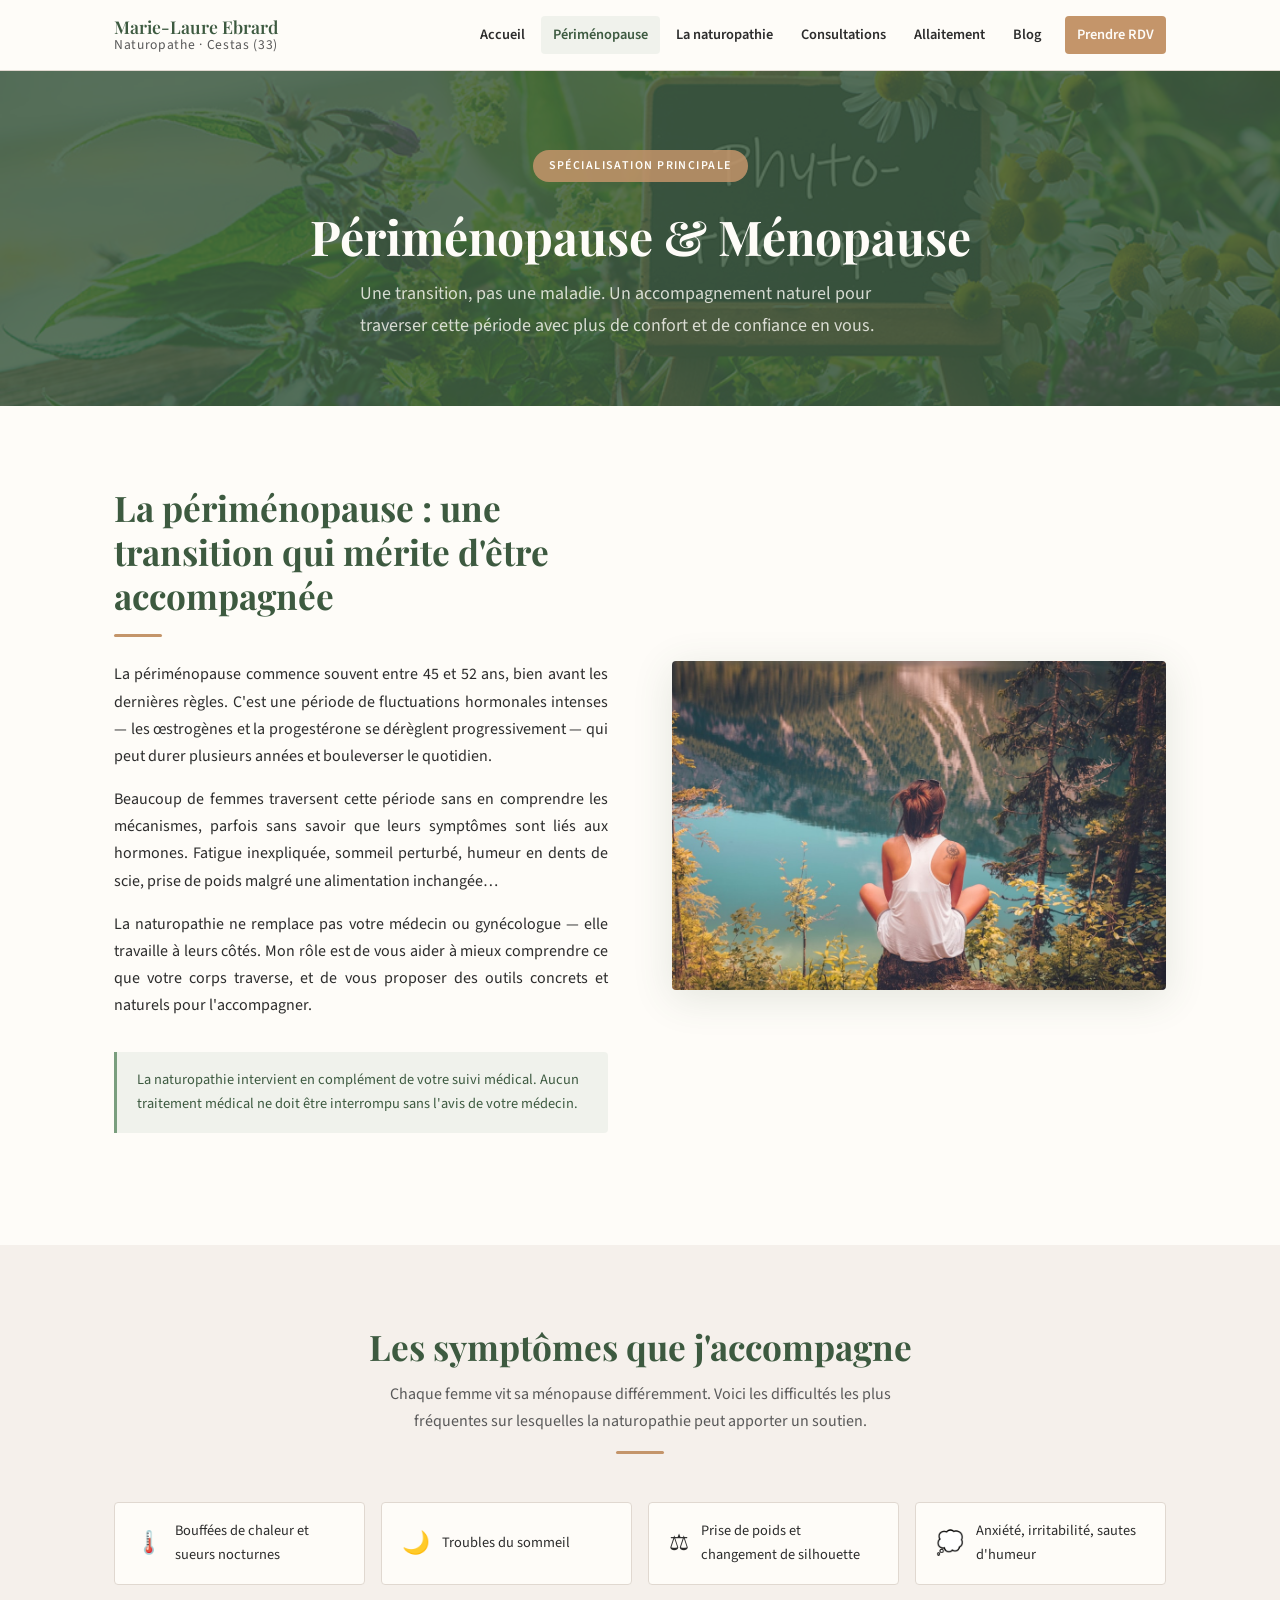
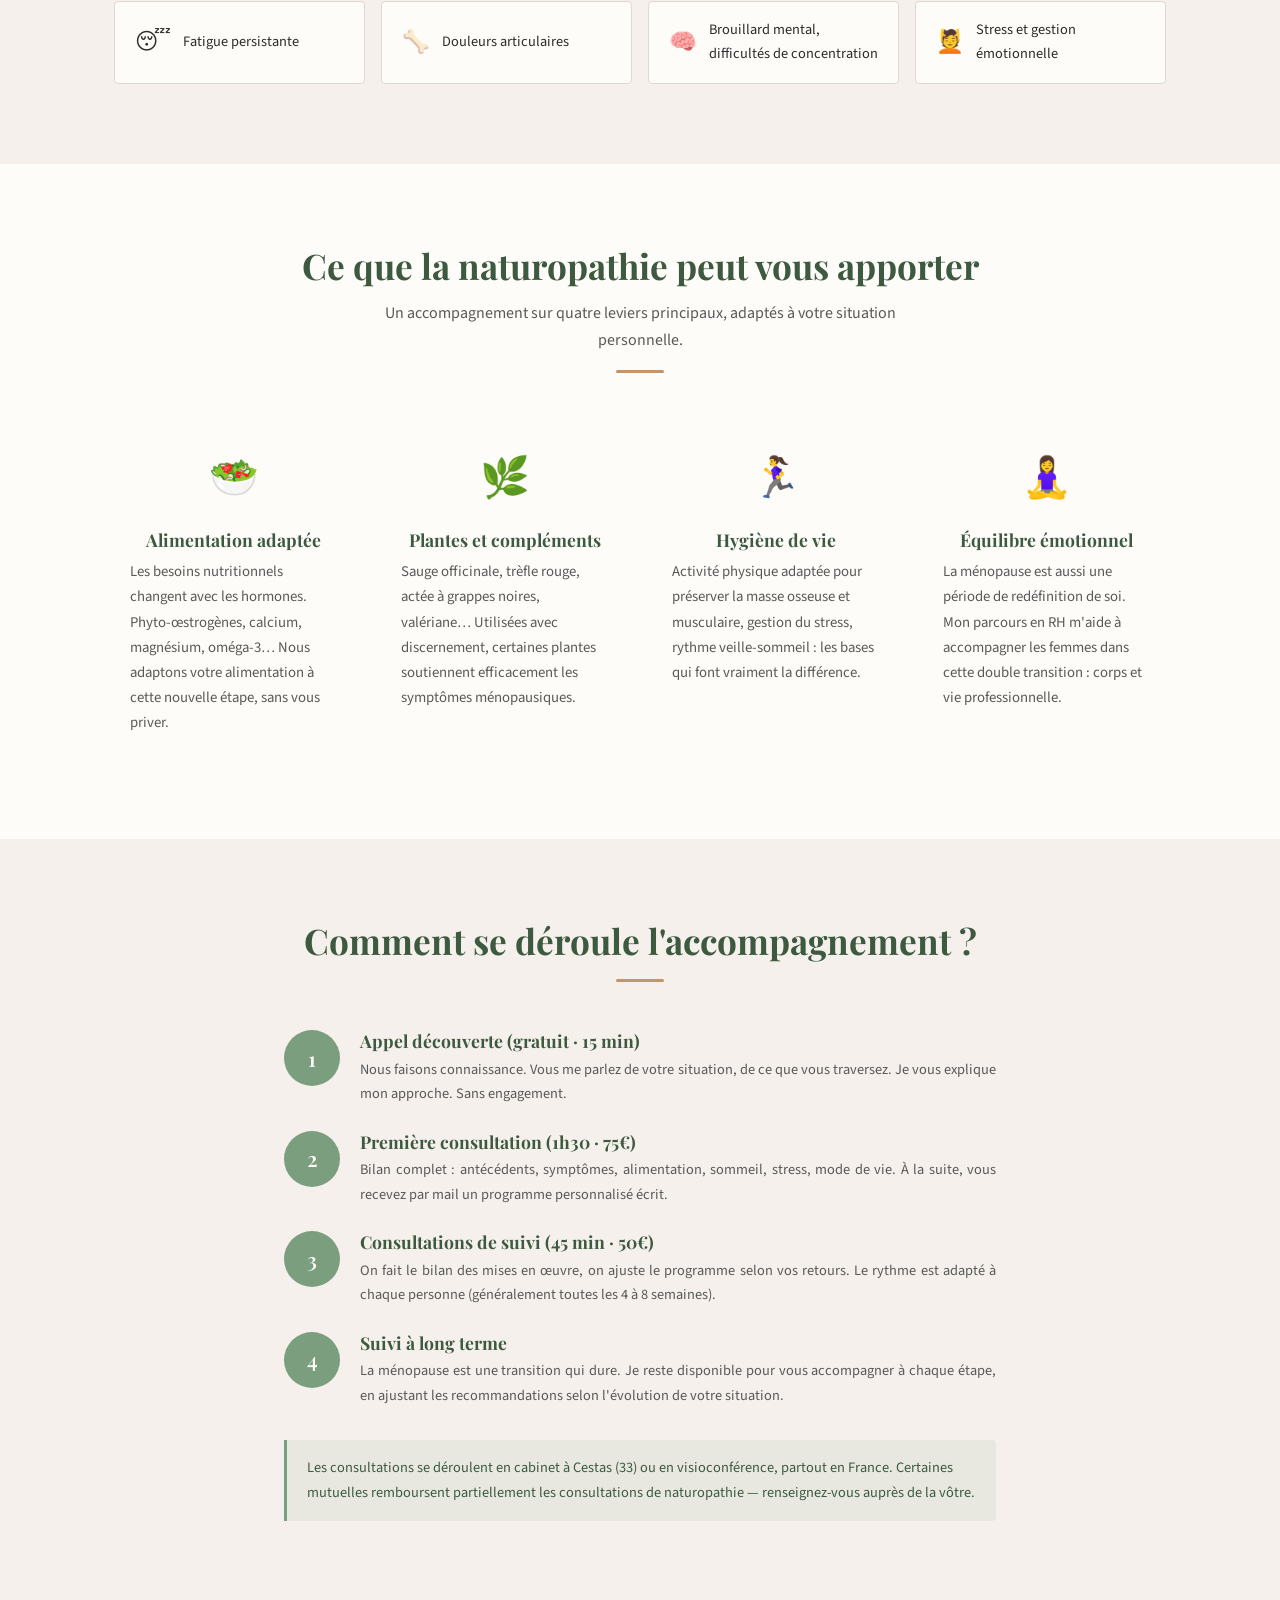
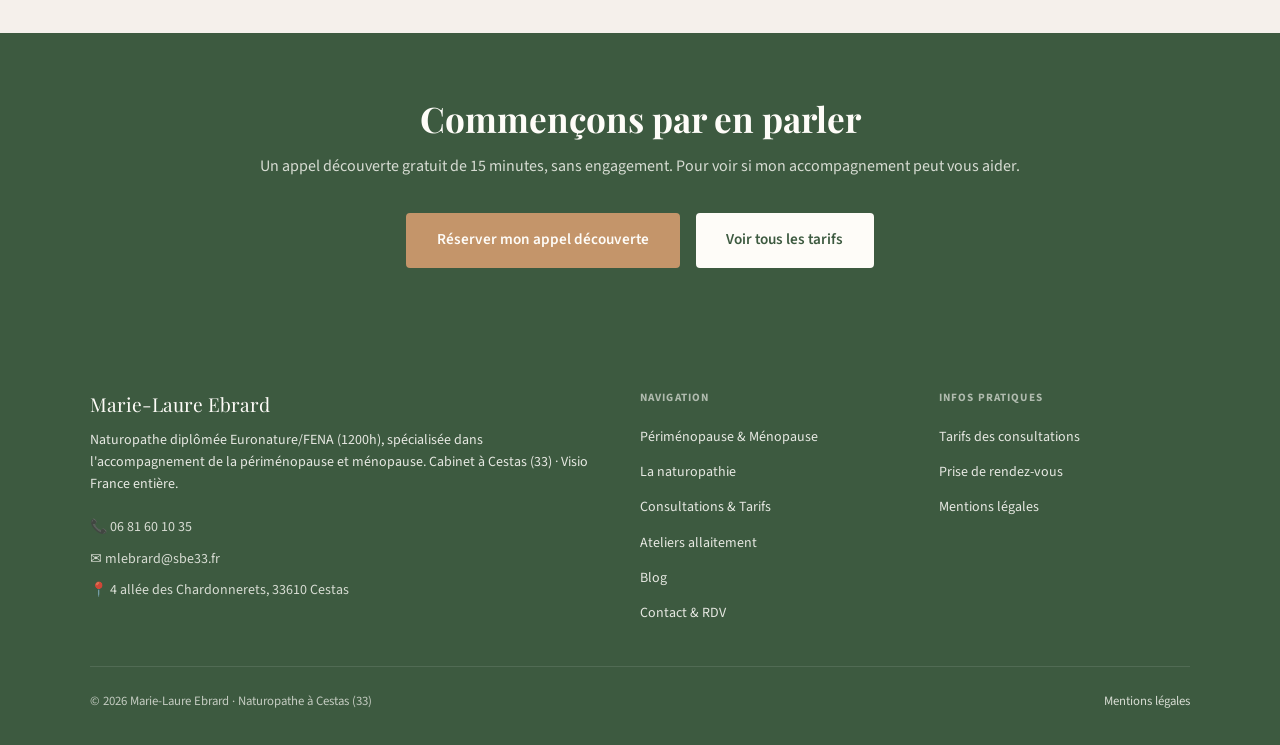
<file: menopause.html>
<!DOCTYPE html>
<html lang="fr">
<head>
  <meta charset="UTF-8">
  <meta name="viewport" content="width=device-width, initial-scale=1.0">
  <title>Périménopause &amp; ménopause — Naturopathe Cestas (33)</title>
  <meta name="description" content="Naturopathie et ménopause à Cestas (33) et en visio. Accompagnement naturel des bouffées de chaleur, troubles du sommeil, prise de poids, anxiété liés à la périménopause et ménopause.">
  <link rel="canonical" href="https://www.mlebrard-naturopathe.fr/menopause.html">
  <meta property="og:type" content="website">
  <meta property="og:url" content="https://www.mlebrard-naturopathe.fr/menopause.html">
  <meta property="og:title" content="Périménopause & ménopause — Naturopathe Cestas (33)">
  <meta property="og:description" content="Naturopathie et ménopause à Cestas (33) et en visio. Accompagnement naturel des bouffées de chaleur, troubles du sommeil, prise de poids, anxiété liés à la périménopause et ménopause.">
  <meta property="og:image" content="https://www.mlebrard-naturopathe.fr/assets/images/woman-hilltop-serene_BiUioL7G4yc.jpg">
  <link rel="preconnect" href="https://fonts.googleapis.com">
  <link rel="preconnect" href="https://fonts.gstatic.com" crossorigin>
  <link href="https://fonts.googleapis.com/css2?family=Playfair+Display:ital,wght@0,400;0,600;1,400&family=Source+Sans+3:wght@300;400;600&display=swap" rel="stylesheet">
  <link rel="stylesheet" href="assets/css/style.css?v=20260410a">
  <style>
    .symptomes-grid {
      display: grid;
      grid-template-columns: repeat(auto-fit, minmax(200px, 1fr));
      gap: 1rem;
      margin-top: 2rem;
    }
    .symptome-item {
      background: var(--blanc-casse);
      border: 1px solid var(--bordure);
      border-radius: var(--rayon);
      padding: 1rem 1.25rem;
      display: flex;
      align-items: center;
      gap: 0.75rem;
      font-size: 0.9rem;
      color: var(--texte-principal);
    }
    .symptome-icone { font-size: 1.4rem; flex-shrink: 0; }
    .etapes { display: flex; flex-direction: column; gap: 1.5rem; margin-top: 2rem; }
    .etape {
      display: grid;
      grid-template-columns: 56px 1fr;
      gap: 1.25rem;
      align-items: start;
    }
    .etape-num {
      width: 56px; height: 56px;
      background-color: var(--vert-sauge);
      color: var(--blanc-casse);
      border-radius: 50%;
      display: flex; align-items: center; justify-content: center;
      font-family: var(--font-titre);
      font-size: 1.3rem;
      font-weight: 600;
      flex-shrink: 0;
    }
    .etape-contenu h3 { margin-bottom: 0.35rem; font-size: 1.1rem; }
    .etape-contenu p { font-size: 0.9rem; color: var(--texte-secondaire); margin: 0; }
  </style>
</head>
<body>

  <!-- ===== HEADER ===== -->
  <header class="site-header">
    <div class="header-inner">
      <a href="index.html" class="logo">
        <span class="logo-nom">Marie-Laure Ebrard</span>
        <span class="logo-titre">Naturopathe · Cestas (33)</span>
      </a>
      <button class="menu-toggle" aria-label="Ouvrir le menu" aria-expanded="false">
        <span></span><span></span><span></span>
      </button>
      <nav class="nav-principale" aria-label="Navigation principale">
        <a href="index.html">Accueil</a>
        <a href="menopause.html">Périménopause</a>
        <a href="naturopathie.html">La naturopathie</a>
        <a href="consultations.html">Consultations</a>
        <a href="allaitement.html">Allaitement</a>
        <a href="blog/index.html">Blog</a>
        <a href="contact.html" class="nav-rdv">Prendre RDV</a>
      </nav>
    </div>
  </header>

  <!-- ===== PAGE HERO ===== -->
  <div class="page-hero">
    <div class="page-hero-contenu">
      <span class="hero-badge">Spécialisation principale</span>
      <h1>Périménopause &amp; Ménopause</h1>
      <p class="lead">Une transition, pas une maladie. Un accompagnement naturel pour traverser cette période avec plus de confort et de confiance en vous.</p>
    </div>
  </div>

  <!-- ===== INTRO ===== -->
  <section class="bg-blanc">
    <div class="container">
      <div class="portrait-grid">
        <div class="portrait-texte">
          <h2>La périménopause : une transition qui mérite d'être accompagnée</h2>
          <div class="divider divider-left" style="margin-bottom: 1.5rem;"></div>
          <p>La périménopause commence souvent entre 45 et 52 ans, bien avant les dernières règles. C'est une période de fluctuations hormonales intenses — les œstrogènes et la progestérone se dérèglent progressivement — qui peut durer plusieurs années et bouleverser le quotidien.</p>
          <p>Beaucoup de femmes traversent cette période sans en comprendre les mécanismes, parfois sans savoir que leurs symptômes sont liés aux hormones. Fatigue inexpliquée, sommeil perturbé, humeur en dents de scie, prise de poids malgré une alimentation inchangée…</p>
          <p>La naturopathie ne remplace pas votre médecin ou gynécologue — elle travaille à leurs côtés. Mon rôle est de vous aider à mieux comprendre ce que votre corps traverse, et de vous proposer des outils concrets et naturels pour l'accompagner.</p>
          <div class="note-deonto">La naturopathie intervient en complément de votre suivi médical. Aucun traitement médical ne doit être interrompu sans l'avis de votre médecin.</div>
        </div>
        <div class="portrait-image-wrap">
          <img src="assets/images/woman-hilltop-serene_BiUioL7G4yc.jpg" alt="Femme sereine en pleine nature — accompagnement ménopause" class="portrait-image">
        </div>
      </div>
    </div>
  </section>

  <!-- ===== SYMPTÔMES ===== -->
  <section class="bg-beige">
    <div class="container">
      <div class="section-titre">
        <h2>Les symptômes que j'accompagne</h2>
        <p>Chaque femme vit sa ménopause différemment. Voici les difficultés les plus fréquentes sur lesquelles la naturopathie peut apporter un soutien.</p>
        <div class="divider"></div>
      </div>
      <div class="symptomes-grid">
        <div class="symptome-item">
          <span class="symptome-icone">🌡️</span>
          <span>Bouffées de chaleur et sueurs nocturnes</span>
        </div>
        <div class="symptome-item">
          <span class="symptome-icone">🌙</span>
          <span>Troubles du sommeil</span>
        </div>
        <div class="symptome-item">
          <span class="symptome-icone">⚖️</span>
          <span>Prise de poids et changement de silhouette</span>
        </div>
        <div class="symptome-item">
          <span class="symptome-icone">💭</span>
          <span>Anxiété, irritabilité, sautes d'humeur</span>
        </div>
        <div class="symptome-item">
          <span class="symptome-icone">😴</span>
          <span>Fatigue persistante</span>
        </div>
        <div class="symptome-item">
          <span class="symptome-icone">🦴</span>
          <span>Douleurs articulaires</span>
        </div>
        <div class="symptome-item">
          <span class="symptome-icone">🧠</span>
          <span>Brouillard mental, difficultés de concentration</span>
        </div>
        <div class="symptome-item">
          <span class="symptome-icone">💆</span>
          <span>Stress et gestion émotionnelle</span>
        </div>
      </div>
    </div>
  </section>

  <!-- ===== CE QUE J'APPORTE ===== -->
  <section class="bg-blanc">
    <div class="container">
      <div class="section-titre">
        <h2>Ce que la naturopathie peut vous apporter</h2>
        <p>Un accompagnement sur quatre leviers principaux, adaptés à votre situation personnelle.</p>
        <div class="divider"></div>
      </div>
      <div class="approche-grid">
        <div class="approche-item">
          <span class="approche-icone">🥗</span>
          <h3>Alimentation adaptée</h3>
          <p>Les besoins nutritionnels changent avec les hormones. Phyto-œstrogènes, calcium, magnésium, oméga-3… Nous adaptons votre alimentation à cette nouvelle étape, sans vous priver.</p>
        </div>
        <div class="approche-item">
          <span class="approche-icone">🌿</span>
          <h3>Plantes et compléments</h3>
          <p>Sauge officinale, trèfle rouge, actée à grappes noires, valériane… Utilisées avec discernement, certaines plantes soutiennent efficacement les symptômes ménopausiques.</p>
        </div>
        <div class="approche-item">
          <span class="approche-icone">🏃‍♀️</span>
          <h3>Hygiène de vie</h3>
          <p>Activité physique adaptée pour préserver la masse osseuse et musculaire, gestion du stress, rythme veille-sommeil : les bases qui font vraiment la différence.</p>
        </div>
        <div class="approche-item">
          <span class="approche-icone">🧘‍♀️</span>
          <h3>Équilibre émotionnel</h3>
          <p>La ménopause est aussi une période de redéfinition de soi. Mon parcours en RH m'aide à accompagner les femmes dans cette double transition : corps et vie professionnelle.</p>
        </div>
      </div>
    </div>
  </section>

  <!-- ===== DÉROULÉ ===== -->
  <section class="bg-beige">
    <div class="container" style="max-width: 760px;">
      <div class="section-titre">
        <h2>Comment se déroule l'accompagnement&nbsp;?</h2>
        <div class="divider"></div>
      </div>
      <div class="etapes">
        <div class="etape">
          <div class="etape-num">1</div>
          <div class="etape-contenu">
            <h3>Appel découverte (gratuit · 15 min)</h3>
            <p>Nous faisons connaissance. Vous me parlez de votre situation, de ce que vous traversez. Je vous explique mon approche. Sans engagement.</p>
          </div>
        </div>
        <div class="etape">
          <div class="etape-num">2</div>
          <div class="etape-contenu">
            <h3>Première consultation (1h30 · 75€)</h3>
            <p>Bilan complet : antécédents, symptômes, alimentation, sommeil, stress, mode de vie. À la suite, vous recevez par mail un programme personnalisé écrit.</p>
          </div>
        </div>
        <div class="etape">
          <div class="etape-num">3</div>
          <div class="etape-contenu">
            <h3>Consultations de suivi (45 min · 50€)</h3>
            <p>On fait le bilan des mises en œuvre, on ajuste le programme selon vos retours. Le rythme est adapté à chaque personne (généralement toutes les 4 à 8 semaines).</p>
          </div>
        </div>
        <div class="etape">
          <div class="etape-num">4</div>
          <div class="etape-contenu">
            <h3>Suivi à long terme</h3>
            <p>La ménopause est une transition qui dure. Je reste disponible pour vous accompagner à chaque étape, en ajustant les recommandations selon l'évolution de votre situation.</p>
          </div>
        </div>
      </div>
      <div class="note-deonto" style="margin-top: 2rem;">
        Les consultations se déroulent en cabinet à Cestas (33) ou en visioconférence, partout en France. Certaines mutuelles remboursent partiellement les consultations de naturopathie — renseignez-vous auprès de la vôtre.
      </div>
    </div>
  </section>

  <!-- ===== BANDEAU RDV ===== -->
  <div class="bandeau-rdv">
    <div class="container" style="text-align: center;">
      <h2>Commençons par en parler</h2>
      <p>Un appel découverte gratuit de 15 minutes, sans engagement. Pour voir si mon accompagnement peut vous aider.</p>
      <div class="bandeau-actions">
        <a href="contact.html" class="btn btn-primaire">Réserver mon appel découverte</a>
        <a href="consultations.html" class="btn btn-blanc">Voir tous les tarifs</a>
      </div>
    </div>
  </div>

  <!-- ===== FOOTER ===== -->
  <footer class="site-footer">
    <div class="footer-inner">
      <div>
        <div class="footer-logo-nom">Marie-Laure Ebrard</div>
        <p class="footer-desc">Naturopathe diplômée Euronature/FENA (1200h), spécialisée dans l'accompagnement de la périménopause et ménopause. Cabinet à Cestas (33) · Visio France entière.</p>
        <div class="footer-contact">
          <a href="tel:+33681601035">📞 06 81 60 10 35</a>
          <a href="mailto:mlebrard@sbe33.fr">✉ mlebrard@sbe33.fr</a>
          <a href="https://maps.google.com/?q=4+allée+des+Chardonnerets+33610+Cestas" target="_blank" rel="noopener">📍 4 allée des Chardonnerets, 33610 Cestas</a>
        </div>
      </div>
      <div>
        <div class="footer-titre">Navigation</div>
        <ul class="footer-liens">
          <li><a href="menopause.html">Périménopause &amp; Ménopause</a></li>
          <li><a href="naturopathie.html">La naturopathie</a></li>
          <li><a href="consultations.html">Consultations &amp; Tarifs</a></li>
          <li><a href="allaitement.html">Ateliers allaitement</a></li>
          <li><a href="blog/index.html">Blog</a></li>
          <li><a href="contact.html">Contact &amp; RDV</a></li>
        </ul>
      </div>
      <div>
        <div class="footer-titre">Infos pratiques</div>
        <ul class="footer-liens">
          <li><a href="consultations.html">Tarifs des consultations</a></li>
          <li><a href="contact.html">Prise de rendez-vous</a></li>
          <li><a href="mentions-legales.html">Mentions légales</a></li>
        </ul>
      </div>
    </div>
    <div class="footer-bas">
      <span>© 2026 Marie-Laure Ebrard · Naturopathe à Cestas (33)</span>
      <a href="mentions-legales.html">Mentions légales</a>
    </div>
  </footer>

  <script src="assets/js/main.js"></script>
</body>
</html>
</file>
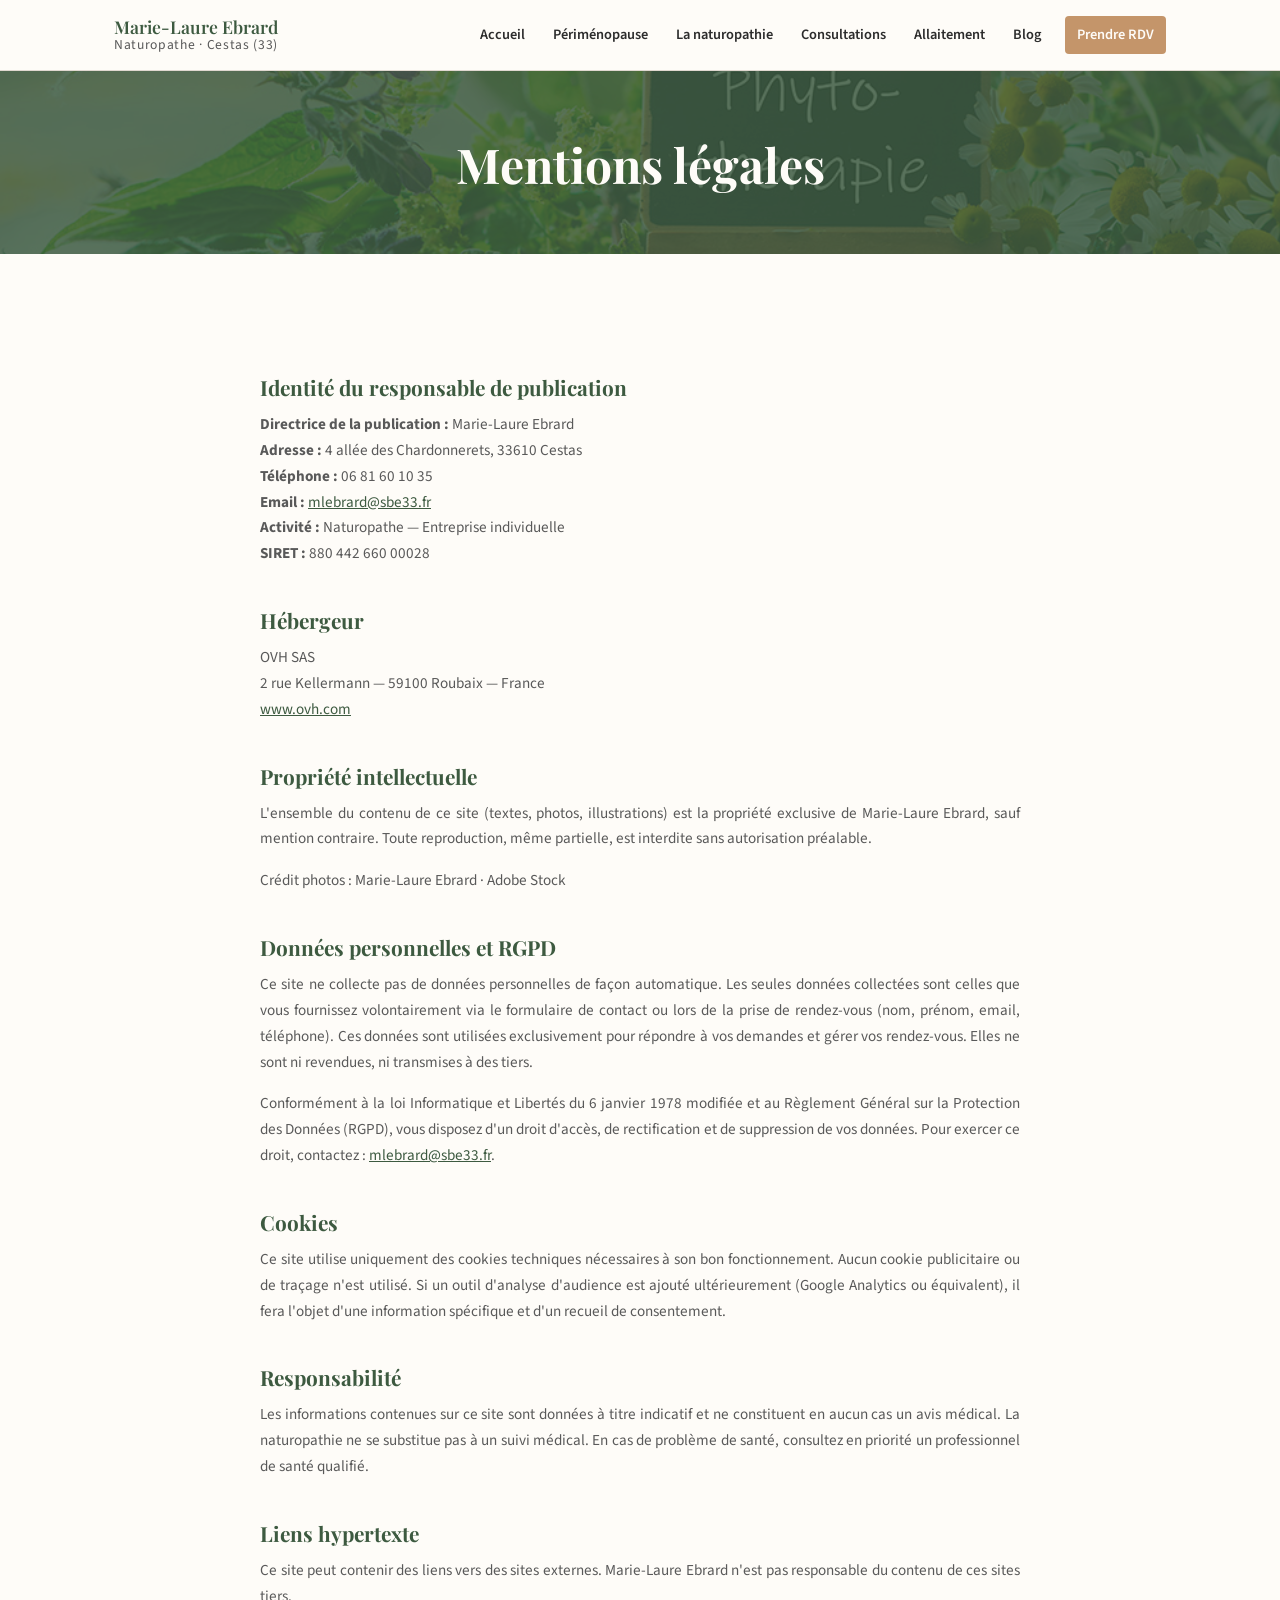
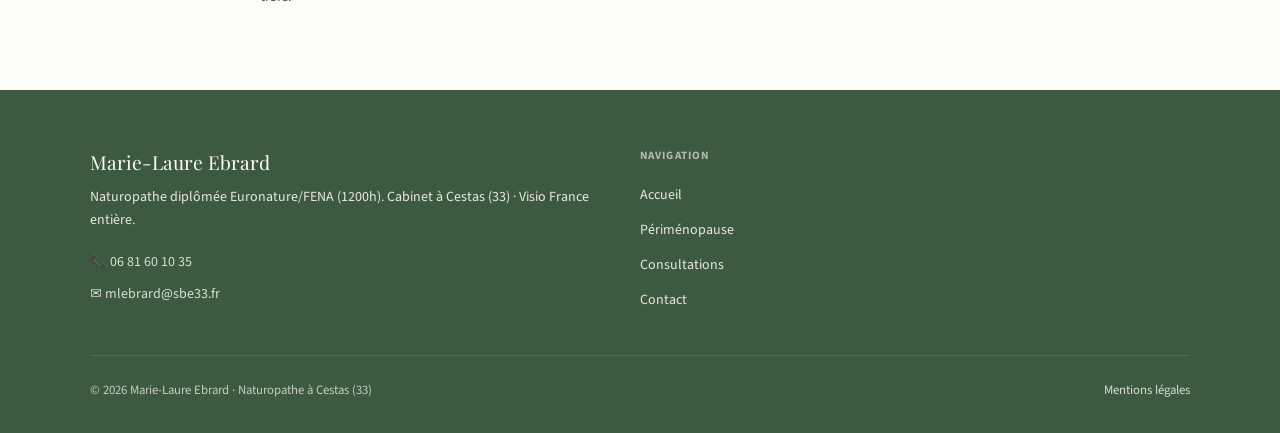
<file: mentions-legales.html>
<!DOCTYPE html>
<html lang="fr">
<head>
  <meta charset="UTF-8">
  <meta name="viewport" content="width=device-width, initial-scale=1.0">
  <title>Mentions légales — Marie-Laure Ebrard Naturopathe</title>
  <meta name="description" content="Mentions légales du site mlebrard-naturopathe.fr — Marie-Laure Ebrard, naturopathe diplômée à Cestas (33). Informations légales, hébergeur, données personnelles.">
  <link rel="canonical" href="https://www.mlebrard-naturopathe.fr/mentions-legales.html">
  <meta property="og:type" content="website">
  <meta property="og:url" content="https://www.mlebrard-naturopathe.fr/mentions-legales.html">
  <meta property="og:title" content="Mentions légales — Marie-Laure Ebrard Naturopathe">
  <meta property="og:description" content="Mentions légales du site mlebrard-naturopathe.fr — Marie-Laure Ebrard, naturopathe diplômée à Cestas (33).">
  <meta property="og:image" content="https://www.mlebrard-naturopathe.fr/assets/images/ml-portrait.jpg">
  <link rel="preconnect" href="https://fonts.googleapis.com">
  <link rel="preconnect" href="https://fonts.gstatic.com" crossorigin>
  <link href="https://fonts.googleapis.com/css2?family=Playfair+Display:ital,wght@0,400;0,600;1,400&family=Source+Sans+3:wght@300;400;600&display=swap" rel="stylesheet">
  <link rel="stylesheet" href="assets/css/style.css?v=20260410a">
  <style>
    .mentions-contenu { max-width: 760px; margin: 0 auto; }
    .mentions-contenu h2 { font-size: 1.3rem; margin-top: 2.5rem; margin-bottom: 0.75rem; }
    .mentions-contenu h3 { font-size: 1.05rem; margin-top: 1.5rem; margin-bottom: 0.5rem; }
    .mentions-contenu p, .mentions-contenu li { font-size: 0.95rem; color: var(--texte-secondaire); }
    .mentions-contenu ul { margin: 0.5rem 0 1rem 1.25rem; list-style: disc; }
    .mentions-contenu a { color: var(--vert-fonce); text-decoration: underline; }
  </style>
</head>
<body>

  <header class="site-header">
    <div class="header-inner">
      <a href="index.html" class="logo">
        <span class="logo-nom">Marie-Laure Ebrard</span>
        <span class="logo-titre">Naturopathe · Cestas (33)</span>
      </a>
      <button class="menu-toggle" aria-label="Ouvrir le menu" aria-expanded="false">
        <span></span><span></span><span></span>
      </button>
      <nav class="nav-principale" aria-label="Navigation principale">
        <a href="index.html">Accueil</a>
        <a href="menopause.html">Périménopause</a>
        <a href="naturopathie.html">La naturopathie</a>
        <a href="consultations.html">Consultations</a>
        <a href="allaitement.html">Allaitement</a>
        <a href="blog/index.html">Blog</a>
        <a href="contact.html" class="nav-rdv">Prendre RDV</a>
      </nav>
    </div>
  </header>

  <div class="page-hero" style="padding: 4rem 1.5rem 3rem;">
    <div class="page-hero-contenu">
      <h1>Mentions légales</h1>
    </div>
  </div>

  <section class="bg-blanc">
    <div class="container">
      <div class="mentions-contenu">

        <h2>Identité du responsable de publication</h2>
        <p><strong>Directrice de la publication :</strong> Marie-Laure Ebrard<br>
        <strong>Adresse :</strong> 4 allée des Chardonnerets, 33610 Cestas<br>
        <strong>Téléphone :</strong> 06 81 60 10 35<br>
        <strong>Email :</strong> <a href="mailto:mlebrard@sbe33.fr">mlebrard@sbe33.fr</a><br>
        <strong>Activité :</strong> Naturopathe — Entreprise individuelle<br>
        <strong>SIRET :</strong> 880 442 660 00028</p>

        <h2>Hébergeur</h2>
        <p>OVH SAS<br>
        2 rue Kellermann — 59100 Roubaix — France<br>
        <a href="https://www.ovh.com" target="_blank" rel="noopener">www.ovh.com</a></p>

        <h2>Propriété intellectuelle</h2>
        <p>L'ensemble du contenu de ce site (textes, photos, illustrations) est la propriété exclusive de Marie-Laure Ebrard, sauf mention contraire. Toute reproduction, même partielle, est interdite sans autorisation préalable.</p>
        <p>Crédit photos : Marie-Laure Ebrard · Adobe Stock</p>

        <h2>Données personnelles et RGPD</h2>
        <p>Ce site ne collecte pas de données personnelles de façon automatique. Les seules données collectées sont celles que vous fournissez volontairement via le formulaire de contact ou lors de la prise de rendez-vous (nom, prénom, email, téléphone). Ces données sont utilisées exclusivement pour répondre à vos demandes et gérer vos rendez-vous. Elles ne sont ni revendues, ni transmises à des tiers.</p>
        <p>Conformément à la loi Informatique et Libertés du 6 janvier 1978 modifiée et au Règlement Général sur la Protection des Données (RGPD), vous disposez d'un droit d'accès, de rectification et de suppression de vos données. Pour exercer ce droit, contactez : <a href="mailto:mlebrard@sbe33.fr">mlebrard@sbe33.fr</a>.</p>

        <h2>Cookies</h2>
        <p>Ce site utilise uniquement des cookies techniques nécessaires à son bon fonctionnement. Aucun cookie publicitaire ou de traçage n'est utilisé. Si un outil d'analyse d'audience est ajouté ultérieurement (Google Analytics ou équivalent), il fera l'objet d'une information spécifique et d'un recueil de consentement.</p>

        <h2>Responsabilité</h2>
        <p>Les informations contenues sur ce site sont données à titre indicatif et ne constituent en aucun cas un avis médical. La naturopathie ne se substitue pas à un suivi médical. En cas de problème de santé, consultez en priorité un professionnel de santé qualifié.</p>

        <h2>Liens hypertexte</h2>
        <p>Ce site peut contenir des liens vers des sites externes. Marie-Laure Ebrard n'est pas responsable du contenu de ces sites tiers.</p>

      </div>
    </div>
  </section>

  <footer class="site-footer">
    <div class="footer-inner">
      <div>
        <div class="footer-logo-nom">Marie-Laure Ebrard</div>
        <p class="footer-desc">Naturopathe diplômée Euronature/FENA (1200h). Cabinet à Cestas (33) · Visio France entière.</p>
        <div class="footer-contact">
          <a href="tel:+33681601035">📞 06 81 60 10 35</a>
          <a href="mailto:mlebrard@sbe33.fr">✉ mlebrard@sbe33.fr</a>
        </div>
      </div>
      <div>
        <div class="footer-titre">Navigation</div>
        <ul class="footer-liens">
          <li><a href="index.html">Accueil</a></li>
          <li><a href="menopause.html">Périménopause</a></li>
          <li><a href="consultations.html">Consultations</a></li>
          <li><a href="contact.html">Contact</a></li>
        </ul>
      </div>
      <div></div>
    </div>
    <div class="footer-bas">
      <span>© 2026 Marie-Laure Ebrard · Naturopathe à Cestas (33)</span>
      <a href="mentions-legales.html">Mentions légales</a>
    </div>
  </footer>

  <script src="assets/js/main.js"></script>
</body>
</html>
</file>
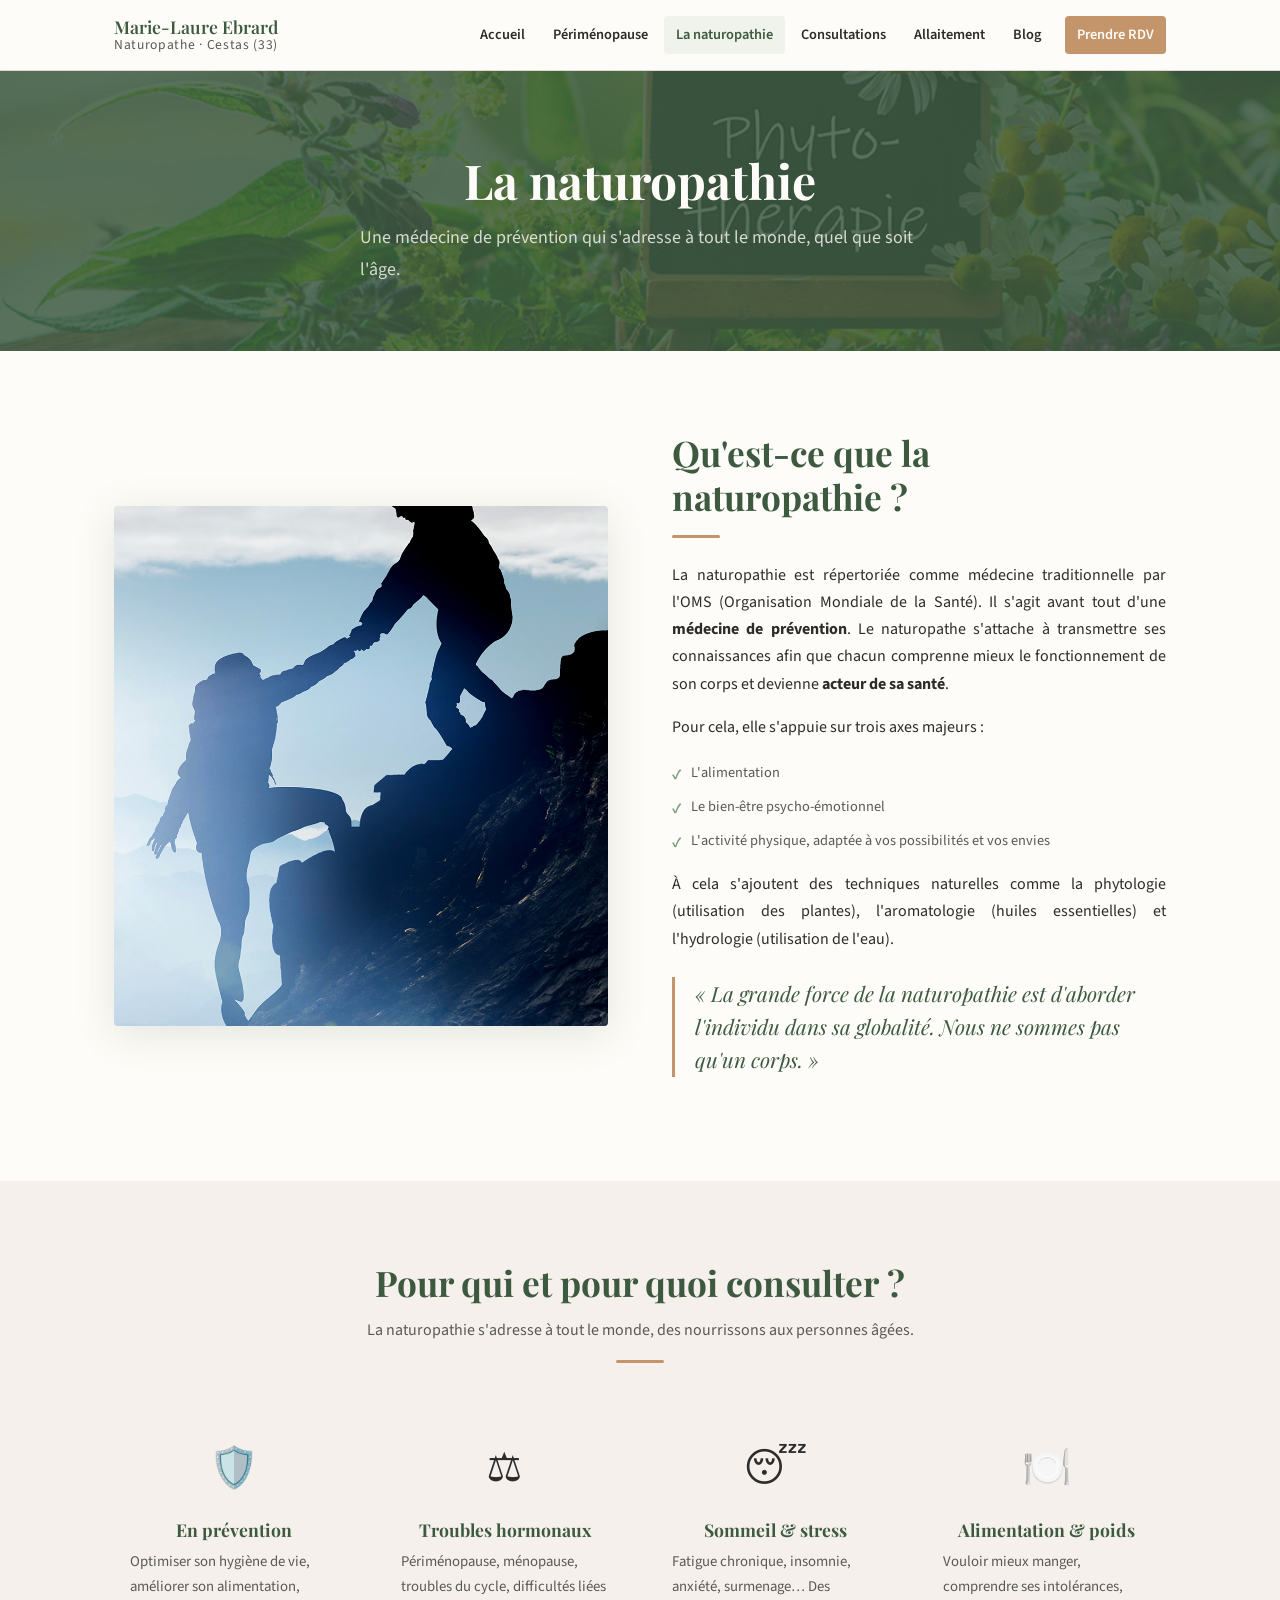
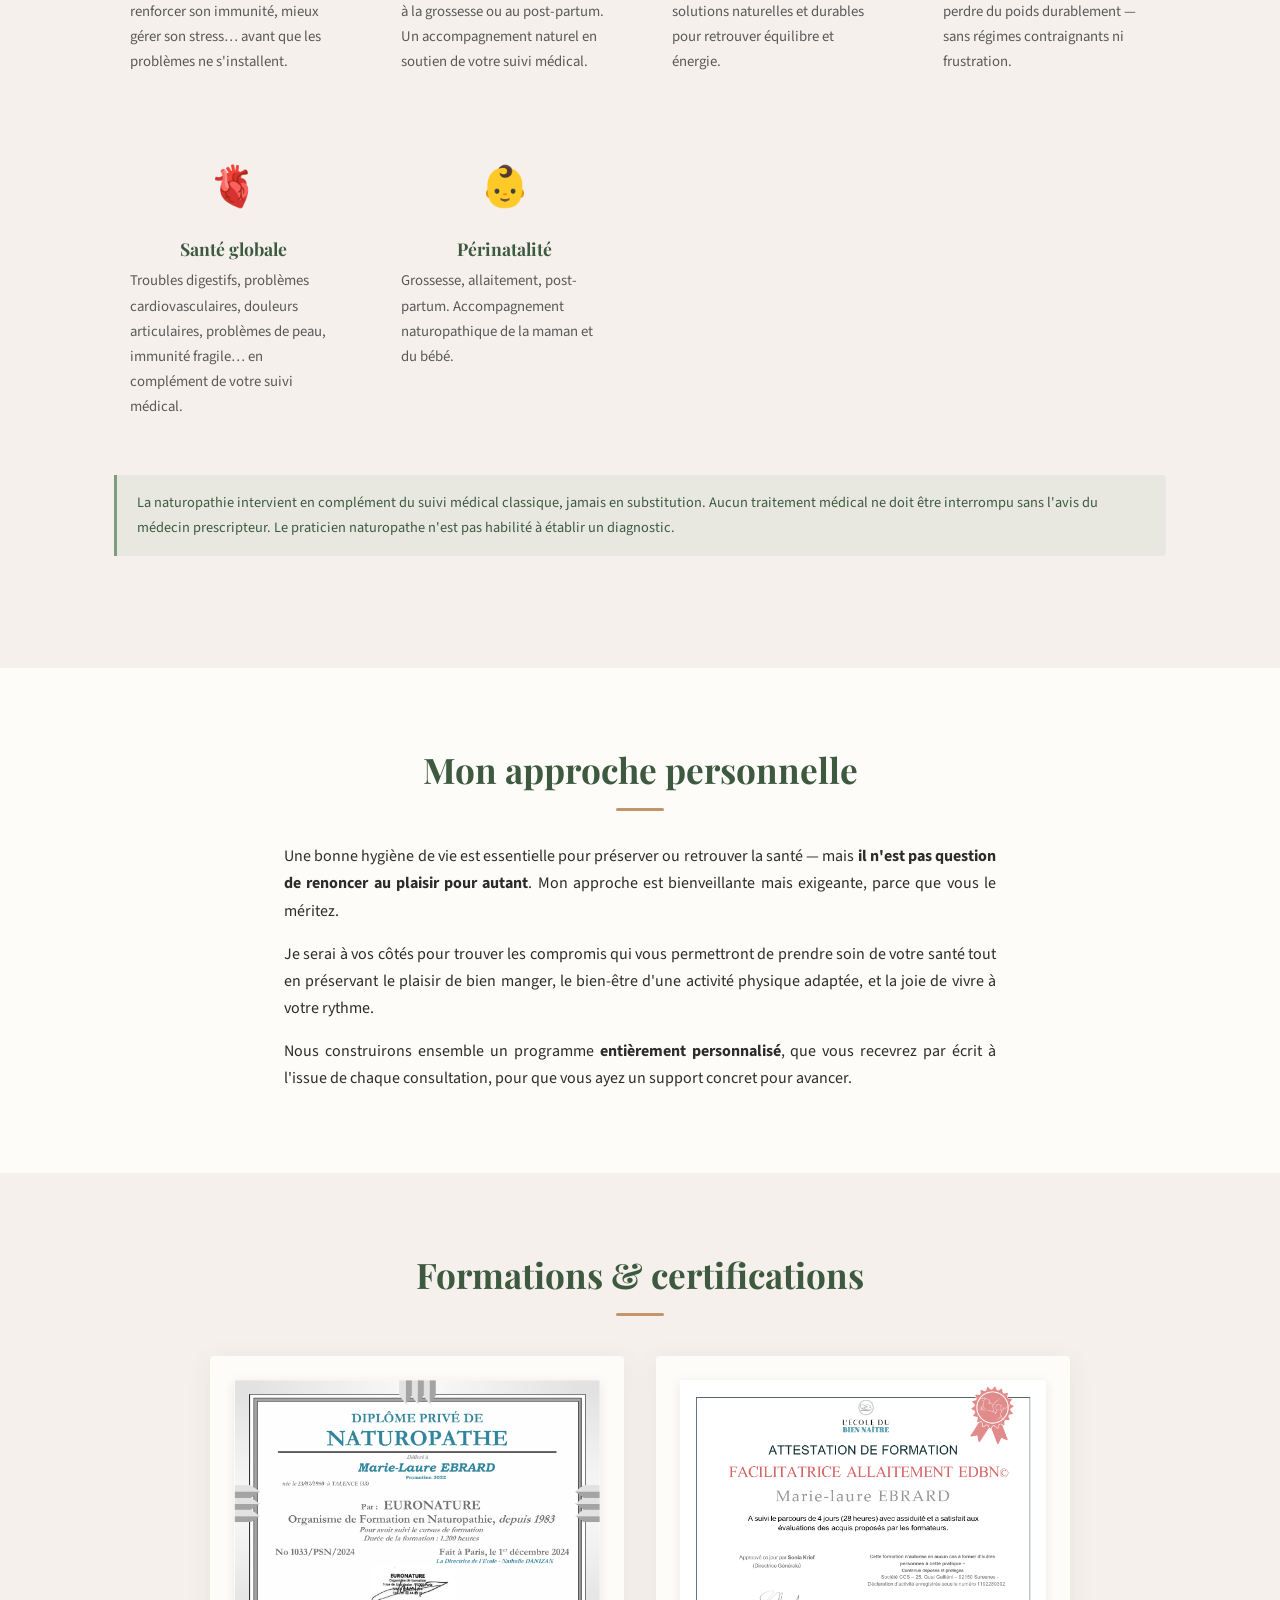
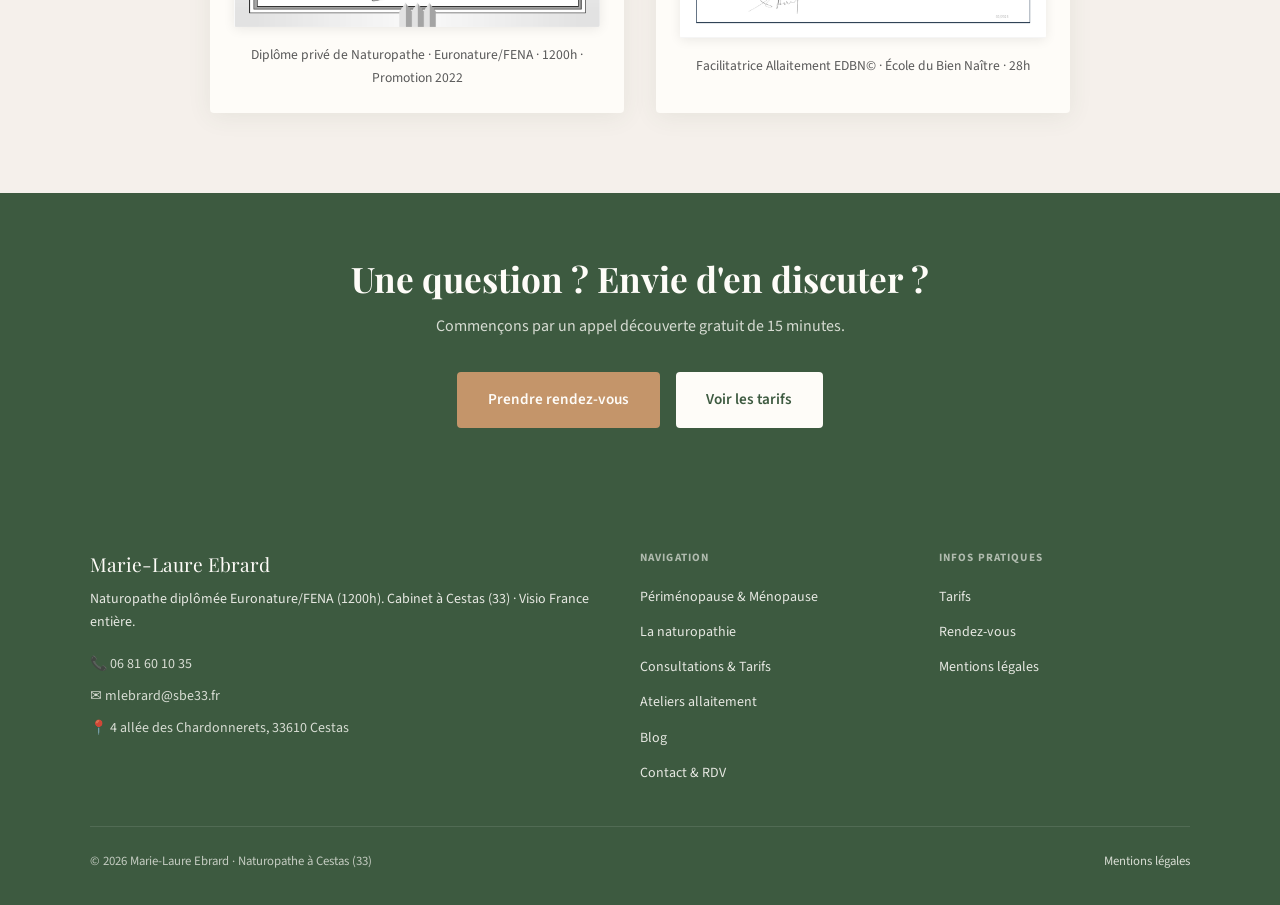
<file: naturopathie.html>
<!DOCTYPE html>
<html lang="fr">
<head>
  <meta charset="UTF-8">
  <meta name="viewport" content="width=device-width, initial-scale=1.0">
  <title>La naturopathie — Marie-Laure Ebrard | Cestas (33)</title>
  <meta name="description" content="Qu'est-ce que la naturopathie ? Comment fonctionne une consultation ? Pour qui est-elle adaptée ? Marie-Laure Ebrard vous explique son approche à Cestas (33).">
  <link rel="canonical" href="https://www.mlebrard-naturopathe.fr/naturopathie.html">
  <meta property="og:type" content="website">
  <meta property="og:url" content="https://www.mlebrard-naturopathe.fr/naturopathie.html">
  <meta property="og:title" content="La naturopathie — Marie-Laure Ebrard | Cestas (33)">
  <meta property="og:description" content="Qu'est-ce que la naturopathie ? Comment fonctionne une consultation ? Pour qui est-elle adaptée ? Marie-Laure Ebrard vous explique son approche à Cestas (33).">
  <meta property="og:image" content="https://www.mlebrard-naturopathe.fr/assets/images/naturopathie.jpg">
  <link rel="preconnect" href="https://fonts.googleapis.com">
  <link rel="preconnect" href="https://fonts.gstatic.com" crossorigin>
  <link href="https://fonts.googleapis.com/css2?family=Playfair+Display:ital,wght@0,400;0,600;1,400&family=Source+Sans+3:wght@300;400;600&display=swap" rel="stylesheet">
  <link rel="stylesheet" href="assets/css/style.css?v=20260410a">
</head>
<body>

  <header class="site-header">
    <div class="header-inner">
      <a href="index.html" class="logo">
        <span class="logo-nom">Marie-Laure Ebrard</span>
        <span class="logo-titre">Naturopathe · Cestas (33)</span>
      </a>
      <button class="menu-toggle" aria-label="Ouvrir le menu" aria-expanded="false">
        <span></span><span></span><span></span>
      </button>
      <nav class="nav-principale" aria-label="Navigation principale">
        <a href="index.html">Accueil</a>
        <a href="menopause.html">Périménopause</a>
        <a href="naturopathie.html">La naturopathie</a>
        <a href="consultations.html">Consultations</a>
        <a href="allaitement.html">Allaitement</a>
        <a href="blog/index.html">Blog</a>
        <a href="contact.html" class="nav-rdv">Prendre RDV</a>
      </nav>
    </div>
  </header>

  <div class="page-hero">
    <div class="page-hero-contenu">
      <h1>La naturopathie</h1>
      <p class="lead">Une médecine de prévention qui s'adresse à tout le monde, quel que soit l'âge.</p>
    </div>
  </div>

  <!-- QU'EST-CE QUE -->
  <section class="bg-blanc">
    <div class="container">
      <div class="portrait-grid">
        <div class="portrait-image-wrap">
          <img src="assets/images/naturopathie.jpg" alt="La naturopathie" class="portrait-image">
        </div>
        <div class="portrait-texte">
          <h2>Qu'est-ce que la naturopathie&nbsp;?</h2>
          <div class="divider divider-left" style="margin-bottom: 1.5rem;"></div>
          <p>La naturopathie est répertoriée comme médecine traditionnelle par l'OMS (Organisation Mondiale de la Santé). Il s'agit avant tout d'une <strong>médecine de prévention</strong>. Le naturopathe s'attache à transmettre ses connaissances afin que chacun comprenne mieux le fonctionnement de son corps et devienne <strong>acteur de sa santé</strong>.</p>
          <p>Pour cela, elle s'appuie sur trois axes majeurs :</p>
          <ul class="formations-liste" style="margin-bottom: 1rem;">
            <li>L'alimentation</li>
            <li>Le bien-être psycho-émotionnel</li>
            <li>L'activité physique, adaptée à vos possibilités et vos envies</li>
          </ul>
          <p>À cela s'ajoutent des techniques naturelles comme la phytologie (utilisation des plantes), l'aromatologie (huiles essentielles) et l'hydrologie (utilisation de l'eau).</p>
          <blockquote>« La grande force de la naturopathie est d'aborder l'individu dans sa globalité. Nous ne sommes pas qu'un corps. »</blockquote>
        </div>
      </div>
    </div>
  </section>

  <!-- POUR QUI -->
  <section class="bg-beige">
    <div class="container">
      <div class="section-titre">
        <h2>Pour qui et pour quoi consulter&nbsp;?</h2>
        <p>La naturopathie s'adresse à tout le monde, des nourrissons aux personnes âgées.</p>
        <div class="divider"></div>
      </div>
      <div class="approche-grid">
        <div class="approche-item">
          <span class="approche-icone">🛡️</span>
          <h3>En prévention</h3>
          <p>Optimiser son hygiène de vie, améliorer son alimentation, renforcer son immunité, mieux gérer son stress… avant que les problèmes ne s'installent.</p>
        </div>
        <div class="approche-item">
          <span class="approche-icone">⚖️</span>
          <h3>Troubles hormonaux</h3>
          <p>Périménopause, ménopause, troubles du cycle, difficultés liées à la grossesse ou au post-partum. Un accompagnement naturel en soutien de votre suivi médical.</p>
        </div>
        <div class="approche-item">
          <span class="approche-icone">😴</span>
          <h3>Sommeil &amp; stress</h3>
          <p>Fatigue chronique, insomnie, anxiété, surmenage… Des solutions naturelles et durables pour retrouver équilibre et énergie.</p>
        </div>
        <div class="approche-item">
          <span class="approche-icone">🍽️</span>
          <h3>Alimentation &amp; poids</h3>
          <p>Vouloir mieux manger, comprendre ses intolérances, perdre du poids durablement — sans régimes contraignants ni frustration.</p>
        </div>
        <div class="approche-item">
          <span class="approche-icone">🫀</span>
          <h3>Santé globale</h3>
          <p>Troubles digestifs, problèmes cardiovasculaires, douleurs articulaires, problèmes de peau, immunité fragile… en complément de votre suivi médical.</p>
        </div>
        <div class="approche-item">
          <span class="approche-icone">👶</span>
          <h3>Périnatalité</h3>
          <p>Grossesse, allaitement, post-partum. Accompagnement naturopathique de la maman et du bébé.</p>
        </div>
      </div>
      <div class="note-deonto" style="margin-top: 2rem;">
        La naturopathie intervient en complément du suivi médical classique, jamais en substitution. Aucun traitement médical ne doit être interrompu sans l'avis du médecin prescripteur. Le praticien naturopathe n'est pas habilité à établir un diagnostic.
      </div>
    </div>
  </section>

  <!-- MON APPROCHE -->
  <section class="bg-blanc">
    <div class="container" style="max-width: 760px;">
      <h2 style="text-align: center; margin-bottom: 1rem;">Mon approche personnelle</h2>
      <div class="divider" style="margin-bottom: 2rem;"></div>
      <p>Une bonne hygiène de vie est essentielle pour préserver ou retrouver la santé — mais <strong>il n'est pas question de renoncer au plaisir pour autant</strong>. Mon approche est bienveillante mais exigeante, parce que vous le méritez.</p>
      <p>Je serai à vos côtés pour trouver les compromis qui vous permettront de prendre soin de votre santé tout en préservant le plaisir de bien manger, le bien-être d'une activité physique adaptée, et la joie de vivre à votre rythme.</p>
      <p>Nous construirons ensemble un programme <strong>entièrement personnalisé</strong>, que vous recevrez par écrit à l'issue de chaque consultation, pour que vous ayez un support concret pour avancer.</p>
    </div>
  </section>

  <!-- FORMATIONS & DIPLÔMES -->
  <section class="bg-beige">
    <div class="container">
      <div style="text-align: center; margin-bottom: 2.5rem;">
        <h2>Formations &amp; certifications</h2>
        <div class="divider"></div>
      </div>
      <div style="display: grid; grid-template-columns: repeat(auto-fit, minmax(min(300px, 100%), 1fr)); gap: 2rem; max-width: 860px; margin: 0 auto;">
        <div style="background: var(--blanc-casse); border-radius: var(--rayon); overflow: hidden; box-shadow: var(--ombre); padding: 1.5rem; display: flex; flex-direction: column; align-items: center; gap: 1rem;">
          <img src="assets/images/diplome-naturopathe.png"
               alt="Diplôme privé de Naturopathe — Euronature/FENA — Marie-Laure Ebrard"
               style="width: 100%; border-radius: 2px; box-shadow: 0 2px 12px rgba(0,0,0,0.08);">
          <p style="font-size: 0.85rem; color: var(--texte-secondaire); text-align: center; margin: 0;">Diplôme privé de Naturopathe · Euronature/FENA · 1200h · Promotion 2022</p>
        </div>
        <div style="background: var(--blanc-casse); border-radius: var(--rayon); overflow: hidden; box-shadow: var(--ombre); padding: 1.5rem; display: flex; flex-direction: column; align-items: center; gap: 1rem;">
          <img src="assets/images/diplome-allaitement.png"
               alt="Attestation Facilitatrice Allaitement EDBN — École du Bien Naître — Marie-Laure Ebrard"
               style="width: 100%; border-radius: 2px; box-shadow: 0 2px 12px rgba(0,0,0,0.08);">
          <p style="font-size: 0.85rem; color: var(--texte-secondaire); text-align: center; margin: 0;">Facilitatrice Allaitement EDBN© · École du Bien Naître · 28h</p>
        </div>
      </div>
    </div>
  </section>

  <div class="bandeau-rdv">
    <div class="container" style="text-align: center;">
      <h2>Une question&nbsp;? Envie d'en discuter&nbsp;?</h2>
      <p>Commençons par un appel découverte gratuit de 15 minutes.</p>
      <div class="bandeau-actions">
        <a href="contact.html" class="btn btn-primaire">Prendre rendez-vous</a>
        <a href="consultations.html" class="btn btn-blanc">Voir les tarifs</a>
      </div>
    </div>
  </div>

  <footer class="site-footer">
    <div class="footer-inner">
      <div>
        <div class="footer-logo-nom">Marie-Laure Ebrard</div>
        <p class="footer-desc">Naturopathe diplômée Euronature/FENA (1200h). Cabinet à Cestas (33) · Visio France entière.</p>
        <div class="footer-contact">
          <a href="tel:+33681601035">📞 06 81 60 10 35</a>
          <a href="mailto:mlebrard@sbe33.fr">✉ mlebrard@sbe33.fr</a>
          <a href="https://maps.google.com/?q=4+allée+des+Chardonnerets+33610+Cestas" target="_blank" rel="noopener">📍 4 allée des Chardonnerets, 33610 Cestas</a>
        </div>
      </div>
      <div>
        <div class="footer-titre">Navigation</div>
        <ul class="footer-liens">
          <li><a href="menopause.html">Périménopause &amp; Ménopause</a></li>
          <li><a href="naturopathie.html">La naturopathie</a></li>
          <li><a href="consultations.html">Consultations &amp; Tarifs</a></li>
          <li><a href="allaitement.html">Ateliers allaitement</a></li>
          <li><a href="blog/index.html">Blog</a></li>
          <li><a href="contact.html">Contact &amp; RDV</a></li>
        </ul>
      </div>
      <div>
        <div class="footer-titre">Infos pratiques</div>
        <ul class="footer-liens">
          <li><a href="consultations.html">Tarifs</a></li>
          <li><a href="contact.html">Rendez-vous</a></li>
          <li><a href="mentions-legales.html">Mentions légales</a></li>
        </ul>
      </div>
    </div>
    <div class="footer-bas">
      <span>© 2026 Marie-Laure Ebrard · Naturopathe à Cestas (33)</span>
      <a href="mentions-legales.html">Mentions légales</a>
    </div>
  </footer>

  <script src="assets/js/main.js"></script>
</body>
</html>
</file>
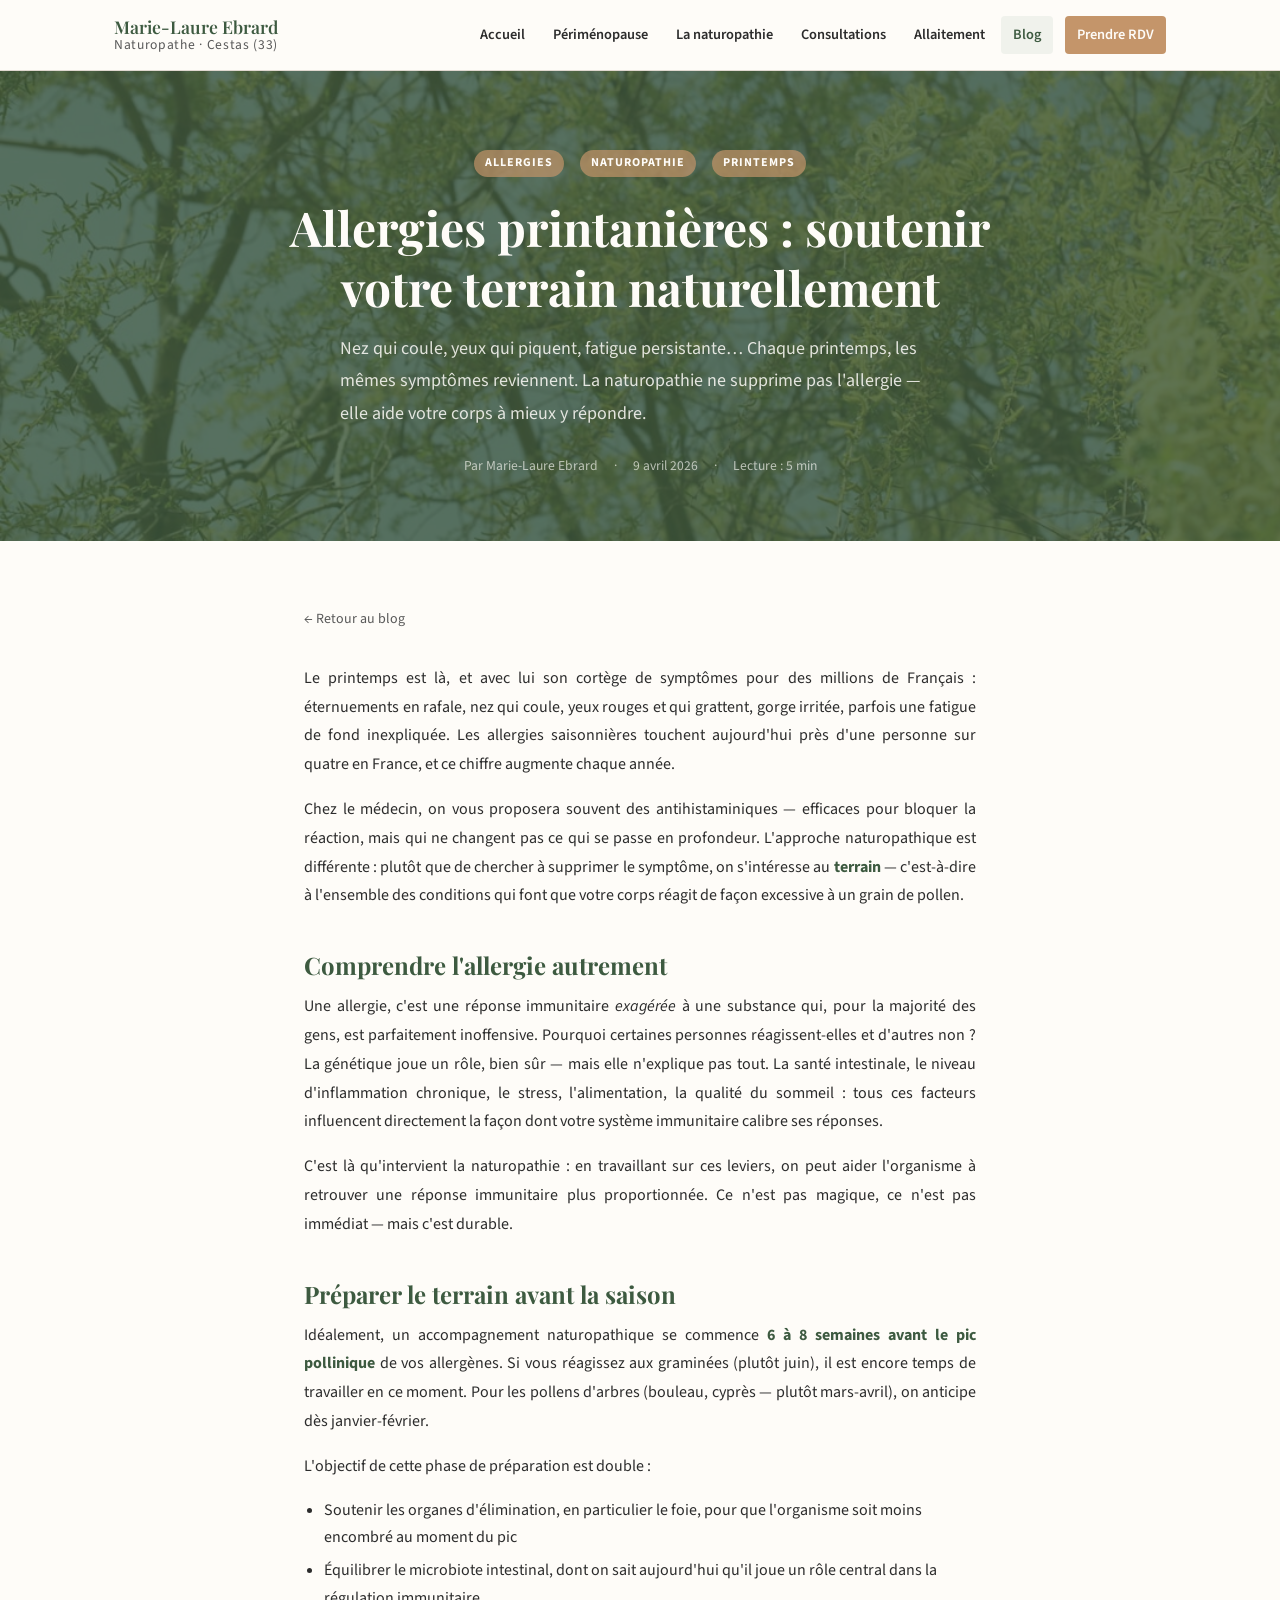
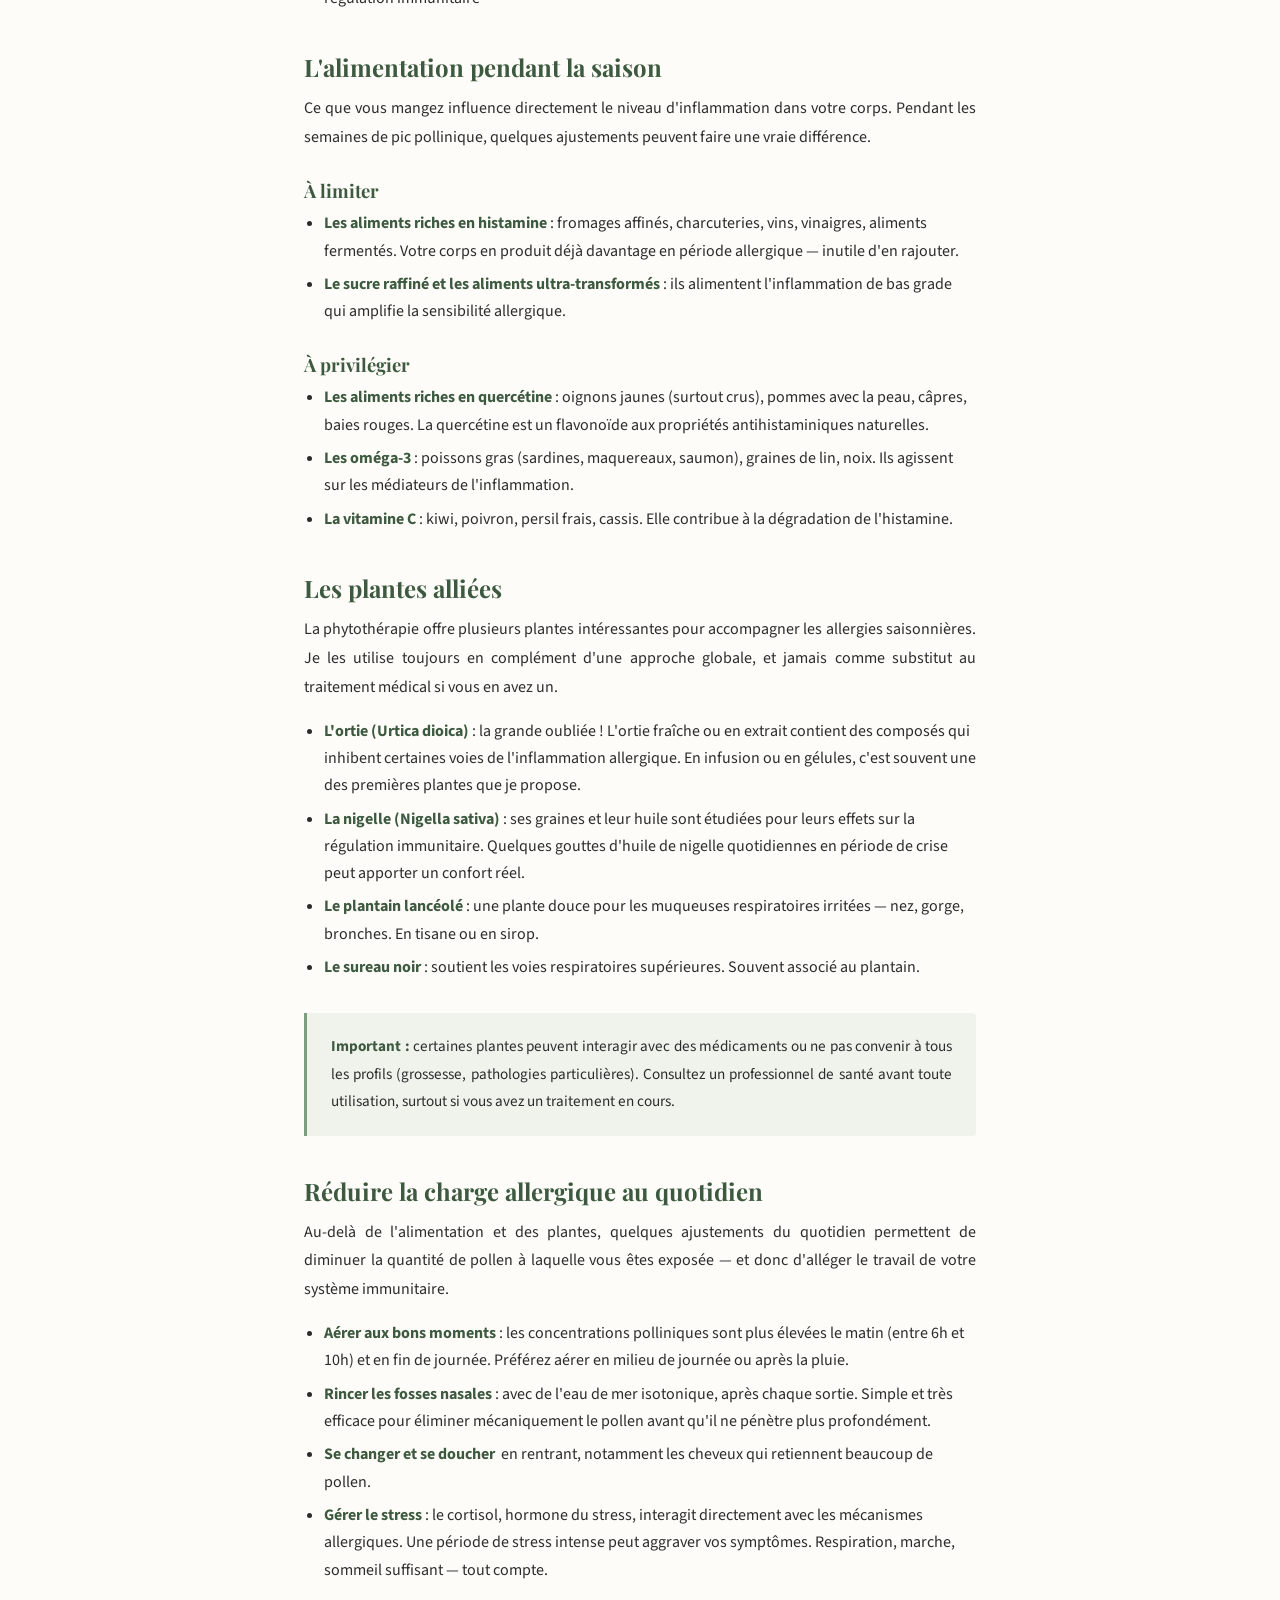
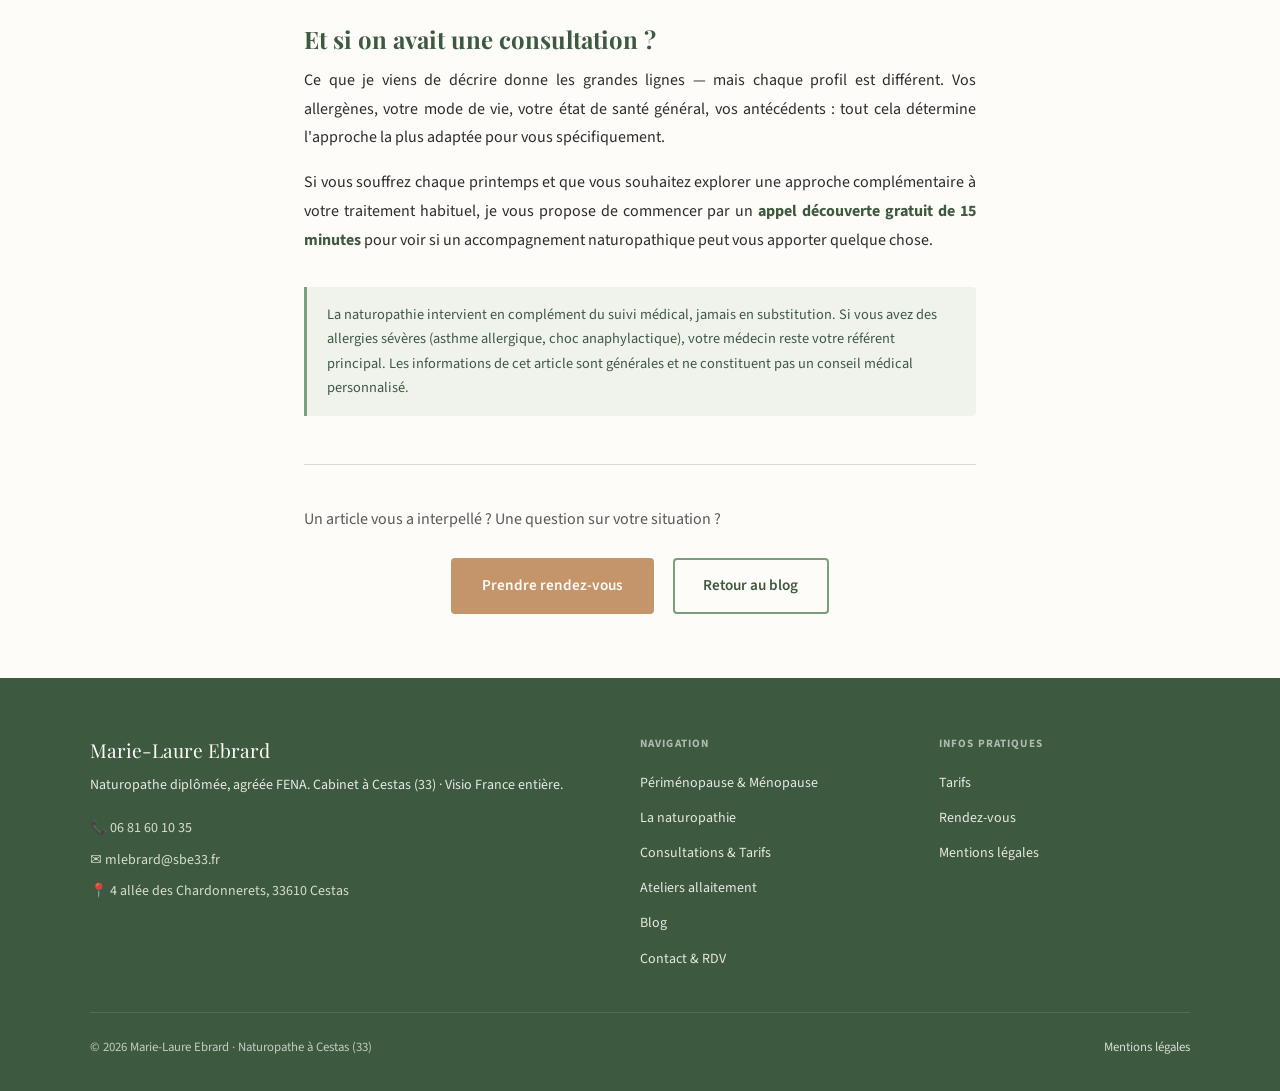
<file: blog/allergies-printemps-naturopathie.html>
<!DOCTYPE html>
<html lang="fr">
<head>
  <meta charset="UTF-8">
  <meta name="viewport" content="width=device-width, initial-scale=1.0">
  <title>Allergies printanières : soutenir votre terrain naturellement</title>
  <meta name="description" content="Nez qui coule, yeux qui piquent, fatigue… La naturopathie ne supprime pas l'allergie, elle aide votre corps à mieux y répondre en travaillant sur le terrain. Alimentation, plantes, hygiène de vie.">
  <link rel="canonical" href="https://www.mlebrard-naturopathe.fr/blog/allergies-printemps-naturopathie.html">
  <meta property="og:type" content="article">
  <meta property="og:url" content="https://www.mlebrard-naturopathe.fr/blog/allergies-printemps-naturopathie.html">
  <meta property="og:title" content="Allergies printanières : soutenir votre terrain naturellement">
  <meta property="og:description" content="Nez qui coule, yeux qui piquent, fatigue… La naturopathie ne supprime pas l'allergie, elle aide votre corps à mieux y répondre en travaillant sur le terrain. Alimentation, plantes, hygiène de vie.">
  <meta property="og:image" content="https://www.mlebrard-naturopathe.fr/assets/images/blog/allergies-printemps-naturopathie/spring-pollen-willow_seb_o_6bEwc.jpg">
  <script type="application/ld+json">
  {
    "@context": "https://schema.org",
    "@type": "Article",
    "headline": "Allergies printanières : soutenir votre terrain naturellement",
    "description": "Nez qui coule, yeux qui piquent, fatigue… La naturopathie ne supprime pas l'allergie, elle aide votre corps à mieux y répondre en travaillant sur le terrain.",
    "image": "https://www.mlebrard-naturopathe.fr/assets/images/blog/allergies-printemps-naturopathie/spring-pollen-willow_seb_o_6bEwc.jpg",
    "author": {
      "@type": "Person",
      "name": "Marie-Laure Ebrard",
      "url": "https://www.mlebrard-naturopathe.fr"
    },
    "publisher": {
      "@type": "Organization",
      "name": "Marie-Laure Ebrard — Naturopathe",
      "url": "https://www.mlebrard-naturopathe.fr"
    },
    "datePublished": "2026-04-15",
    "url": "https://www.mlebrard-naturopathe.fr/blog/allergies-printemps-naturopathie.html"
  }
  </script>
  <link rel="preconnect" href="https://fonts.googleapis.com">
  <link rel="preconnect" href="https://fonts.gstatic.com" crossorigin>
  <link href="https://fonts.googleapis.com/css2?family=Playfair+Display:ital,wght@0,400;0,600;1,400&family=Source+Sans+3:wght@300;400;600&display=swap" rel="stylesheet">
  <link rel="stylesheet" href="../assets/css/style.css?v=20260410a">
  <style>
    .article-hero {
      margin-top: 70px;
      padding: 5rem 1.5rem 4rem;
      background-color: var(--vert-fonce);
      position: relative;
      overflow: hidden;
    }
    .article-hero::before {
      content: '';
      position: absolute;
      inset: 0;
      background: url('../assets/images/blog/allergies-printemps-naturopathie/spring-pollen-willow_seb_o_6bEwc.jpg') center/cover no-repeat;
      opacity: 0.18;
    }
    .article-hero-contenu {
      position: relative;
      z-index: 1;
      max-width: 760px;
      margin: 0 auto;
      text-align: center;
    }
    .article-hero h1 { color: var(--blanc-casse); margin-bottom: 1rem; }
    .article-hero .lead { color: rgba(254,252,248,0.85); max-width: 600px; margin: 0 auto 1.5rem; }
    .article-meta {
      display: flex;
      align-items: center;
      justify-content: center;
      gap: 1rem;
      flex-wrap: wrap;
      font-size: 0.85rem;
      color: rgba(254,252,248,0.65);
    }
    .article-tag {
      background: rgba(196,149,106,0.7);
      color: var(--blanc-casse);
      padding: 0.2rem 0.7rem;
      border-radius: 20px;
      font-size: 0.75rem;
      font-weight: 700;
      letter-spacing: 0.08em;
      text-transform: uppercase;
    }
    .article-corps {
      max-width: 720px;
      margin: 0 auto;
      padding: 0 1.5rem;
    }
    .article-corps h2 {
      font-size: 1.5rem;
      margin-top: 2.5rem;
      margin-bottom: 0.75rem;
    }
    .article-corps h3 {
      font-size: 1.15rem;
      margin-top: 1.75rem;
      margin-bottom: 0.5rem;
    }
    .article-corps p { margin-bottom: 1rem; line-height: 1.8; }
    .article-corps ul {
      margin: 0.5rem 0 1.25rem 1.25rem;
      list-style: disc;
    }
    .article-corps ul li { margin-bottom: 0.4rem; line-height: 1.7; }
    .article-corps strong { color: var(--vert-fonce); }
    .article-encadre {
      background: rgba(122,158,126,0.1);
      border-left: 3px solid var(--vert-sauge);
      border-radius: 0 var(--rayon) var(--rayon) 0;
      padding: 1.25rem 1.5rem;
      margin: 2rem 0;
    }
    .article-encadre p { margin: 0; font-size: 0.95rem; }
    .retour-blog {
      display: inline-flex;
      align-items: center;
      gap: 0.4rem;
      font-size: 0.875rem;
      color: var(--texte-secondaire);
      margin-bottom: 2rem;
      transition: color 0.15s;
    }
    .retour-blog:hover { color: var(--vert-fonce); }
  </style>
</head>
<body>

  <header class="site-header">
    <div class="header-inner">
      <a href="../index.html" class="logo">
        <span class="logo-nom">Marie-Laure Ebrard</span>
        <span class="logo-titre">Naturopathe · Cestas (33)</span>
      </a>
      <button class="menu-toggle" aria-label="Ouvrir le menu" aria-expanded="false">
        <span></span><span></span><span></span>
      </button>
      <nav class="nav-principale" aria-label="Navigation principale">
        <a href="../index.html">Accueil</a>
        <a href="../menopause.html">Périménopause</a>
        <a href="../naturopathie.html">La naturopathie</a>
        <a href="../consultations.html">Consultations</a>
        <a href="../allaitement.html">Allaitement</a>
        <a href="index.html" class="active">Blog</a>
        <a href="../contact.html" class="nav-rdv">Prendre RDV</a>
      </nav>
    </div>
  </header>

  <!-- HERO ARTICLE -->
  <div class="article-hero">
    <div class="article-hero-contenu">
      <div class="article-meta" style="margin-bottom: 1.25rem;">
        <span class="article-tag">Allergies</span>
        <span class="article-tag">Naturopathie</span>
        <span class="article-tag">Printemps</span>
      </div>
      <h1>Allergies printanières&nbsp;: soutenir votre terrain naturellement</h1>
      <p class="lead">Nez qui coule, yeux qui piquent, fatigue persistante… Chaque printemps, les mêmes symptômes reviennent. La naturopathie ne supprime pas l'allergie — elle aide votre corps à mieux y répondre.</p>
      <div class="article-meta">
        <span>Par Marie-Laure Ebrard</span>
        <span>·</span>
        <span>9 avril 2026</span>
        <span>·</span>
        <span>Lecture : 5 min</span>
      </div>
    </div>
  </div>

  <!-- CORPS DE L'ARTICLE -->
  <section class="bg-blanc" style="padding: 4rem 1.5rem;">
    <div class="article-corps">

      <a href="index.html" class="retour-blog">← Retour au blog</a>

      <p>Le printemps est là, et avec lui son cortège de symptômes pour des millions de Français&nbsp;: éternuements en rafale, nez qui coule, yeux rouges et qui grattent, gorge irritée, parfois une fatigue de fond inexpliquée. Les allergies saisonnières touchent aujourd'hui près d'une personne sur quatre en France, et ce chiffre augmente chaque année.</p>

      <p>Chez le médecin, on vous proposera souvent des antihistaminiques — efficaces pour bloquer la réaction, mais qui ne changent pas ce qui se passe en profondeur. L'approche naturopathique est différente&nbsp;: plutôt que de chercher à supprimer le symptôme, on s'intéresse au <strong>terrain</strong> — c'est-à-dire à l'ensemble des conditions qui font que votre corps réagit de façon excessive à un grain de pollen.</p>

      <h2>Comprendre l'allergie autrement</h2>

      <p>Une allergie, c'est une réponse immunitaire <em>exagérée</em> à une substance qui, pour la majorité des gens, est parfaitement inoffensive. Pourquoi certaines personnes réagissent-elles et d'autres non&nbsp;? La génétique joue un rôle, bien sûr — mais elle n'explique pas tout. La santé intestinale, le niveau d'inflammation chronique, le stress, l'alimentation, la qualité du sommeil&nbsp;: tous ces facteurs influencent directement la façon dont votre système immunitaire calibre ses réponses.</p>

      <p>C'est là qu'intervient la naturopathie&nbsp;: en travaillant sur ces leviers, on peut aider l'organisme à retrouver une réponse immunitaire plus proportionnée. Ce n'est pas magique, ce n'est pas immédiat — mais c'est durable.</p>

      <h2>Préparer le terrain avant la saison</h2>

      <p>Idéalement, un accompagnement naturopathique se commence <strong>6 à 8 semaines avant le pic pollinique</strong> de vos allergènes. Si vous réagissez aux graminées (plutôt juin), il est encore temps de travailler en ce moment. Pour les pollens d'arbres (bouleau, cyprès — plutôt mars-avril), on anticipe dès janvier-février.</p>

      <p>L'objectif de cette phase de préparation est double&nbsp;:</p>
      <ul>
        <li>Soutenir les organes d'élimination, en particulier le foie, pour que l'organisme soit moins encombré au moment du pic</li>
        <li>Équilibrer le microbiote intestinal, dont on sait aujourd'hui qu'il joue un rôle central dans la régulation immunitaire</li>
      </ul>

      <h2>L'alimentation pendant la saison</h2>

      <p>Ce que vous mangez influence directement le niveau d'inflammation dans votre corps. Pendant les semaines de pic pollinique, quelques ajustements peuvent faire une vraie différence.</p>

      <h3>À limiter</h3>
      <ul>
        <li><strong>Les aliments riches en histamine</strong>&nbsp;: fromages affinés, charcuteries, vins, vinaigres, aliments fermentés. Votre corps en produit déjà davantage en période allergique — inutile d'en rajouter.</li>
        <li><strong>Le sucre raffiné et les aliments ultra-transformés</strong>&nbsp;: ils alimentent l'inflammation de bas grade qui amplifie la sensibilité allergique.</li>
      </ul>

      <h3>À privilégier</h3>
      <ul>
        <li><strong>Les aliments riches en quercétine</strong>&nbsp;: oignons jaunes (surtout crus), pommes avec la peau, câpres, baies rouges. La quercétine est un flavonoïde aux propriétés antihistaminiques naturelles.</li>
        <li><strong>Les oméga-3</strong>&nbsp;: poissons gras (sardines, maquereaux, saumon), graines de lin, noix. Ils agissent sur les médiateurs de l'inflammation.</li>
        <li><strong>La vitamine C</strong>&nbsp;: kiwi, poivron, persil frais, cassis. Elle contribue à la dégradation de l'histamine.</li>
      </ul>

      <h2>Les plantes alliées</h2>

      <p>La phytothérapie offre plusieurs plantes intéressantes pour accompagner les allergies saisonnières. Je les utilise toujours en complément d'une approche globale, et jamais comme substitut au traitement médical si vous en avez un.</p>

      <ul>
        <li><strong>L'ortie (Urtica dioica)</strong>&nbsp;: la grande oubliée ! L'ortie fraîche ou en extrait contient des composés qui inhibent certaines voies de l'inflammation allergique. En infusion ou en gélules, c'est souvent une des premières plantes que je propose.</li>
        <li><strong>La nigelle (Nigella sativa)</strong>&nbsp;: ses graines et leur huile sont étudiées pour leurs effets sur la régulation immunitaire. Quelques gouttes d'huile de nigelle quotidiennes en période de crise peut apporter un confort réel.</li>
        <li><strong>Le plantain lancéolé</strong>&nbsp;: une plante douce pour les muqueuses respiratoires irritées — nez, gorge, bronches. En tisane ou en sirop.</li>
        <li><strong>Le sureau noir</strong>&nbsp;: soutient les voies respiratoires supérieures. Souvent associé au plantain.</li>
      </ul>

      <div class="article-encadre">
        <p><strong>Important :</strong> certaines plantes peuvent interagir avec des médicaments ou ne pas convenir à tous les profils (grossesse, pathologies particulières). Consultez un professionnel de santé avant toute utilisation, surtout si vous avez un traitement en cours.</p>
      </div>

      <h2>Réduire la charge allergique au quotidien</h2>

      <p>Au-delà de l'alimentation et des plantes, quelques ajustements du quotidien permettent de diminuer la quantité de pollen à laquelle vous êtes exposée — et donc d'alléger le travail de votre système immunitaire.</p>

      <ul>
        <li><strong>Aérer aux bons moments</strong>&nbsp;: les concentrations polliniques sont plus élevées le matin (entre 6h et 10h) et en fin de journée. Préférez aérer en milieu de journée ou après la pluie.</li>
        <li><strong>Rincer les fosses nasales</strong>&nbsp;: avec de l'eau de mer isotonique, après chaque sortie. Simple et très efficace pour éliminer mécaniquement le pollen avant qu'il ne pénètre plus profondément.</li>
        <li><strong>Se changer et se doucher</strong>&nbsp; en rentrant, notamment les cheveux qui retiennent beaucoup de pollen.</li>
        <li><strong>Gérer le stress</strong>&nbsp;: le cortisol, hormone du stress, interagit directement avec les mécanismes allergiques. Une période de stress intense peut aggraver vos symptômes. Respiration, marche, sommeil suffisant — tout compte.</li>
      </ul>

      <h2>Et si on avait une consultation&nbsp;?</h2>

      <p>Ce que je viens de décrire donne les grandes lignes — mais chaque profil est différent. Vos allergènes, votre mode de vie, votre état de santé général, vos antécédents&nbsp;: tout cela détermine l'approche la plus adaptée pour vous spécifiquement.</p>

      <p>Si vous souffrez chaque printemps et que vous souhaitez explorer une approche complémentaire à votre traitement habituel, je vous propose de commencer par un <strong>appel découverte gratuit de 15 minutes</strong> pour voir si un accompagnement naturopathique peut vous apporter quelque chose.</p>

      <div class="note-deonto" style="margin-top: 2rem;">
        La naturopathie intervient en complément du suivi médical, jamais en substitution. Si vous avez des allergies sévères (asthme allergique, choc anaphylactique), votre médecin reste votre référent principal. Les informations de cet article sont générales et ne constituent pas un conseil médical personnalisé.
      </div>

      <div style="text-align: center; margin-top: 3rem; padding-top: 2.5rem; border-top: 1px solid var(--bordure);">
        <p style="color: var(--texte-secondaire); margin-bottom: 1.5rem;">Un article vous a interpellé&nbsp;? Une question sur votre situation&nbsp;?</p>
        <a href="../contact.html" class="btn btn-primaire">Prendre rendez-vous</a>
        <a href="index.html" class="btn btn-secondaire" style="margin-left: 1rem;">Retour au blog</a>
      </div>
    </div>
  </section>

  <footer class="site-footer">
    <div class="footer-inner">
      <div>
        <div class="footer-logo-nom">Marie-Laure Ebrard</div>
        <p class="footer-desc">Naturopathe diplômée, agréée FENA. Cabinet à Cestas (33) · Visio France entière.</p>
        <div class="footer-contact">
          <a href="tel:+33681601035">📞 06 81 60 10 35</a>
          <a href="mailto:mlebrard@sbe33.fr">✉ mlebrard@sbe33.fr</a>
          <a href="https://maps.google.com/?q=4+allée+des+Chardonnerets+33610+Cestas" target="_blank" rel="noopener">📍 4 allée des Chardonnerets, 33610 Cestas</a>
        </div>
      </div>
      <div>
        <div class="footer-titre">Navigation</div>
        <ul class="footer-liens">
          <li><a href="../menopause.html">Périménopause &amp; Ménopause</a></li>
          <li><a href="../naturopathie.html">La naturopathie</a></li>
          <li><a href="../consultations.html">Consultations &amp; Tarifs</a></li>
          <li><a href="../allaitement.html">Ateliers allaitement</a></li>
          <li><a href="index.html">Blog</a></li>
          <li><a href="../contact.html">Contact &amp; RDV</a></li>
        </ul>
      </div>
      <div>
        <div class="footer-titre">Infos pratiques</div>
        <ul class="footer-liens">
          <li><a href="../consultations.html">Tarifs</a></li>
          <li><a href="../contact.html">Rendez-vous</a></li>
          <li><a href="../mentions-legales.html">Mentions légales</a></li>
        </ul>
      </div>
    </div>
    <div class="footer-bas">
      <span>© 2026 Marie-Laure Ebrard · Naturopathe à Cestas (33)</span>
      <a href="../mentions-legales.html">Mentions légales</a>
    </div>
  </footer>

  <script src="../assets/js/main.js"></script>
</body>
</html>
</file>
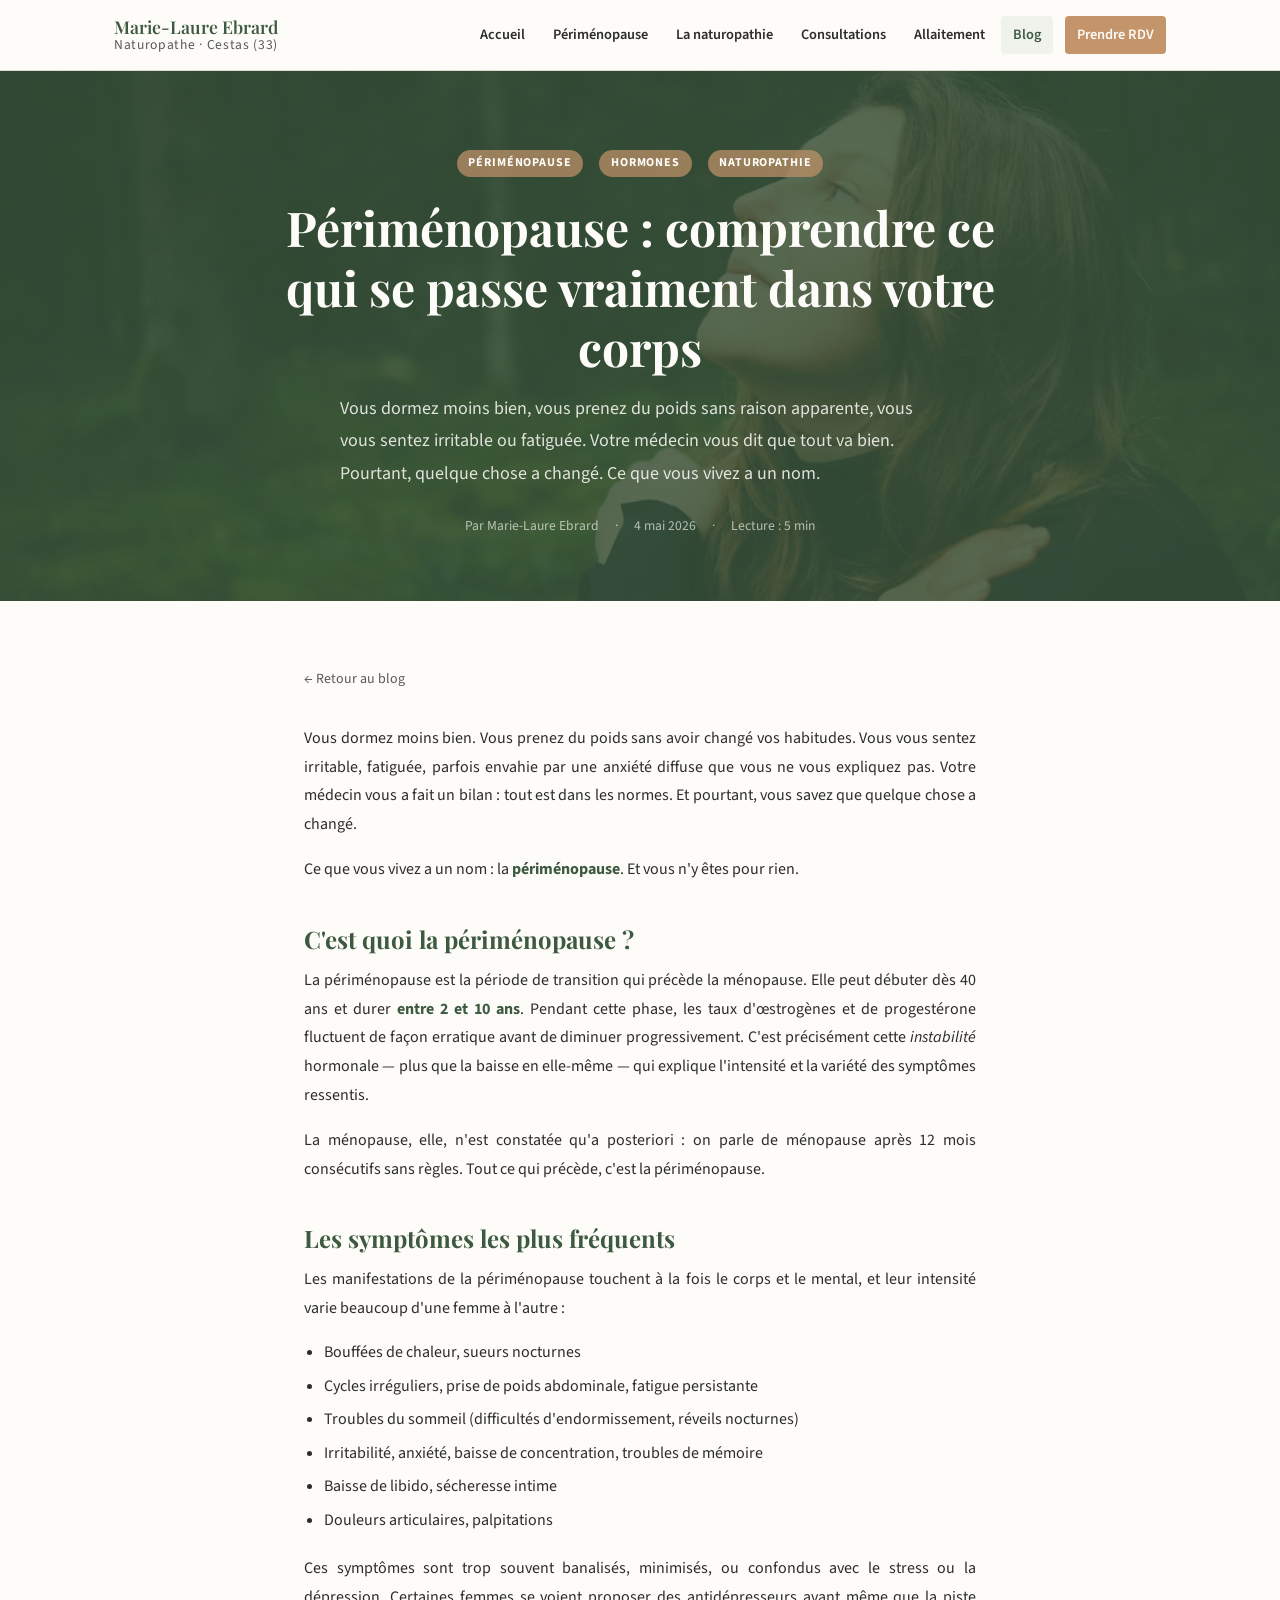
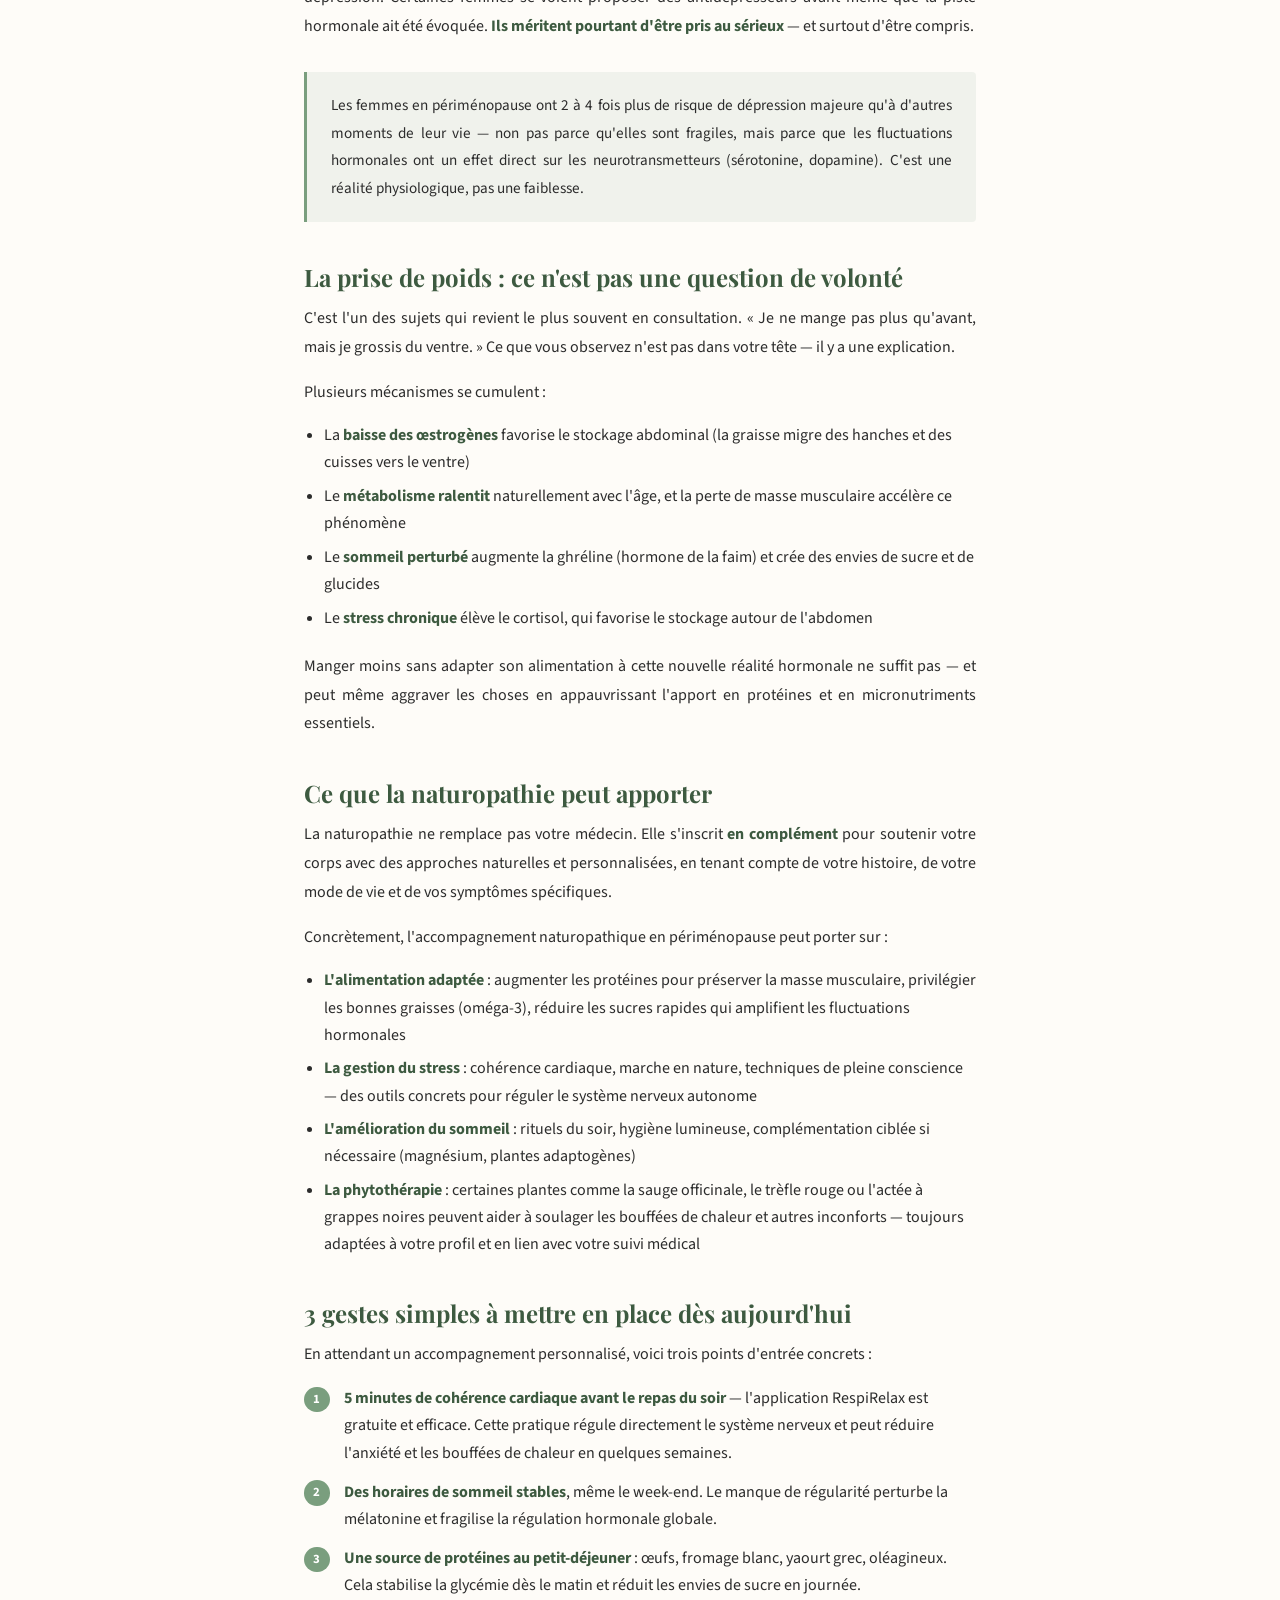
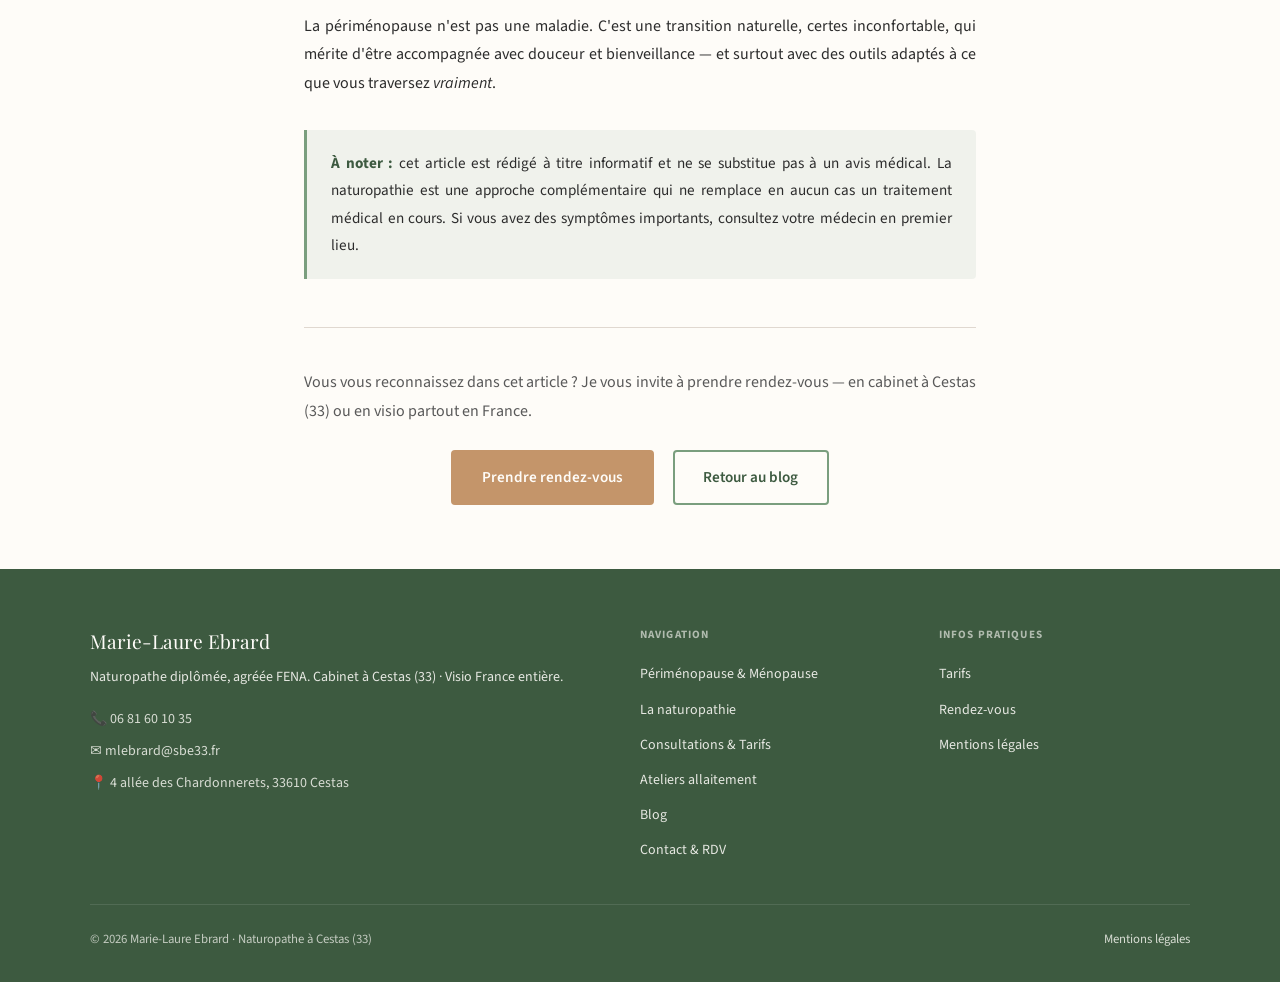
<file: blog/perimenopause-comprendre-votre-corps.html>
<!DOCTYPE html>
<html lang="fr">
<head>
  <meta charset="UTF-8">
  <meta name="viewport" content="width=device-width, initial-scale=1.0">
  <title>Périménopause : comprendre ce qui se passe dans votre corps</title>
  <meta name="description" content="Sommeil perturbé, prise de poids, irritabilité… Ces symptômes ont un nom : la périménopause. Marie-Laure Ebrard, naturopathe, vous explique ce qui se passe et comment soutenir votre corps naturellement.">
  <link rel="canonical" href="https://www.mlebrard-naturopathe.fr/blog/perimenopause-comprendre-votre-corps.html">
  <meta property="og:type" content="article">
  <meta property="og:url" content="https://www.mlebrard-naturopathe.fr/blog/perimenopause-comprendre-votre-corps.html">
  <meta property="og:title" content="Périménopause : comprendre ce qui se passe dans votre corps">
  <meta property="og:description" content="Sommeil perturbé, prise de poids, irritabilité… Ces symptômes ont un nom : la périménopause. Marie-Laure Ebrard, naturopathe, vous explique ce qui se passe et comment soutenir votre corps naturellement.">
  <meta property="og:image" content="https://www.mlebrard-naturopathe.fr/assets/images/blog/perimenopause-comprendre-votre-corps/woman-forest-serene_L43J56pVGtg.jpg">
  <script type="application/ld+json">
  {
    "@context": "https://schema.org",
    "@type": "Article",
    "headline": "Périménopause : comprendre ce qui se passe vraiment dans votre corps",
    "description": "Sommeil perturbé, prise de poids, irritabilité… Ces symptômes ont un nom : la périménopause. Explications et approche naturopathique.",
    "image": "https://www.mlebrard-naturopathe.fr/assets/images/blog/perimenopause-comprendre-votre-corps/woman-forest-serene_L43J56pVGtg.jpg",
    "author": {
      "@type": "Person",
      "name": "Marie-Laure Ebrard",
      "url": "https://www.mlebrard-naturopathe.fr"
    },
    "publisher": {
      "@type": "Organization",
      "name": "Marie-Laure Ebrard — Naturopathe",
      "url": "https://www.mlebrard-naturopathe.fr"
    },
    "datePublished": "2026-05-04",
    "url": "https://www.mlebrard-naturopathe.fr/blog/perimenopause-comprendre-votre-corps.html"
  }
  </script>
  <link rel="preconnect" href="https://fonts.googleapis.com">
  <link rel="preconnect" href="https://fonts.gstatic.com" crossorigin>
  <link href="https://fonts.googleapis.com/css2?family=Playfair+Display:ital,wght@0,400;0,600;1,400&family=Source+Sans+3:wght@300;400;600&display=swap" rel="stylesheet">
  <link rel="stylesheet" href="../assets/css/style.css?v=20260410a">
  <style>
    .article-hero {
      margin-top: 70px;
      padding: 5rem 1.5rem 4rem;
      background-color: var(--vert-fonce);
      position: relative;
      overflow: hidden;
    }
    .article-hero::before {
      content: '';
      position: absolute;
      inset: 0;
      background: url('../assets/images/blog/perimenopause-comprendre-votre-corps/woman-forest-serene_L43J56pVGtg.jpg') center 30%/cover no-repeat;
      opacity: 0.22;
    }
    .article-hero-contenu {
      position: relative;
      z-index: 1;
      max-width: 760px;
      margin: 0 auto;
      text-align: center;
    }
    .article-hero h1 { color: var(--blanc-casse); margin-bottom: 1rem; }
    .article-hero .lead { color: rgba(254,252,248,0.85); max-width: 600px; margin: 0 auto 1.5rem; }
    .article-meta {
      display: flex;
      align-items: center;
      justify-content: center;
      gap: 1rem;
      flex-wrap: wrap;
      font-size: 0.85rem;
      color: rgba(254,252,248,0.65);
    }
    .article-tag {
      background: rgba(196,149,106,0.7);
      color: var(--blanc-casse);
      padding: 0.2rem 0.7rem;
      border-radius: 20px;
      font-size: 0.75rem;
      font-weight: 700;
      letter-spacing: 0.08em;
      text-transform: uppercase;
    }
    .article-corps {
      max-width: 720px;
      margin: 0 auto;
      padding: 0 1.5rem;
    }
    .article-corps h2 {
      font-size: 1.5rem;
      margin-top: 2.5rem;
      margin-bottom: 0.75rem;
    }
    .article-corps h3 {
      font-size: 1.15rem;
      margin-top: 1.75rem;
      margin-bottom: 0.5rem;
    }
    .article-corps p { margin-bottom: 1rem; line-height: 1.8; }
    .article-corps ul {
      margin: 0.5rem 0 1.25rem 1.25rem;
      list-style: disc;
    }
    .article-corps ul li { margin-bottom: 0.4rem; line-height: 1.7; }
    .article-corps strong { color: var(--vert-fonce); }
    .article-encadre {
      background: rgba(122,158,126,0.1);
      border-left: 3px solid var(--vert-sauge);
      border-radius: 0 var(--rayon) var(--rayon) 0;
      padding: 1.25rem 1.5rem;
      margin: 2rem 0;
    }
    .article-encadre p { margin: 0; font-size: 0.95rem; }
    .gestes-liste {
      counter-reset: gestes;
      list-style: none;
      margin-left: 0 !important;
    }
    .gestes-liste li {
      counter-increment: gestes;
      padding-left: 2.5rem;
      position: relative;
      margin-bottom: 0.75rem !important;
    }
    .gestes-liste li::before {
      content: counter(gestes);
      position: absolute;
      left: 0;
      top: 0.1rem;
      width: 1.6rem;
      height: 1.6rem;
      background: var(--vert-sauge);
      color: white;
      border-radius: 50%;
      font-size: 0.8rem;
      font-weight: 700;
      display: flex;
      align-items: center;
      justify-content: center;
    }
    .retour-blog {
      display: inline-flex;
      align-items: center;
      gap: 0.4rem;
      font-size: 0.875rem;
      color: var(--texte-secondaire);
      margin-bottom: 2rem;
      transition: color 0.15s;
    }
    .retour-blog:hover { color: var(--vert-fonce); }
  </style>
</head>
<body>

  <header class="site-header">
    <div class="header-inner">
      <a href="../index.html" class="logo">
        <span class="logo-nom">Marie-Laure Ebrard</span>
        <span class="logo-titre">Naturopathe · Cestas (33)</span>
      </a>
      <button class="menu-toggle" aria-label="Ouvrir le menu" aria-expanded="false">
        <span></span><span></span><span></span>
      </button>
      <nav class="nav-principale" aria-label="Navigation principale">
        <a href="../index.html">Accueil</a>
        <a href="../menopause.html">Périménopause</a>
        <a href="../naturopathie.html">La naturopathie</a>
        <a href="../consultations.html">Consultations</a>
        <a href="../allaitement.html">Allaitement</a>
        <a href="index.html" class="active">Blog</a>
        <a href="../contact.html" class="nav-rdv">Prendre RDV</a>
      </nav>
    </div>
  </header>

  <!-- HERO ARTICLE -->
  <div class="article-hero">
    <div class="article-hero-contenu">
      <div class="article-meta" style="margin-bottom: 1.25rem;">
        <span class="article-tag">Périménopause</span>
        <span class="article-tag">Hormones</span>
        <span class="article-tag">Naturopathie</span>
      </div>
      <h1>Périménopause&nbsp;: comprendre ce qui se passe vraiment dans votre corps</h1>
      <p class="lead">Vous dormez moins bien, vous prenez du poids sans raison apparente, vous vous sentez irritable ou fatiguée. Votre médecin vous dit que tout va bien. Pourtant, quelque chose a changé. Ce que vous vivez a un nom.</p>
      <div class="article-meta">
        <span>Par Marie-Laure Ebrard</span>
        <span>·</span>
        <span>4 mai 2026</span>
        <span>·</span>
        <span>Lecture : 5 min</span>
      </div>
    </div>
  </div>

  <!-- CORPS DE L'ARTICLE -->
  <section class="bg-blanc" style="padding: 4rem 1.5rem;">
    <div class="article-corps">

      <a href="index.html" class="retour-blog">← Retour au blog</a>

      <p>Vous dormez moins bien. Vous prenez du poids sans avoir changé vos habitudes. Vous vous sentez irritable, fatiguée, parfois envahie par une anxiété diffuse que vous ne vous expliquez pas. Votre médecin vous a fait un bilan&nbsp;: tout est dans les normes. Et pourtant, vous savez que quelque chose a changé.</p>

      <p>Ce que vous vivez a un nom&nbsp;: la <strong>périménopause</strong>. Et vous n'y êtes pour rien.</p>

      <h2>C'est quoi la périménopause&nbsp;?</h2>

      <p>La périménopause est la période de transition qui précède la ménopause. Elle peut débuter dès 40 ans et durer <strong>entre 2 et 10 ans</strong>. Pendant cette phase, les taux d'œstrogènes et de progestérone fluctuent de façon erratique avant de diminuer progressivement. C'est précisément cette <em>instabilité</em> hormonale — plus que la baisse en elle-même — qui explique l'intensité et la variété des symptômes ressentis.</p>

      <p>La ménopause, elle, n'est constatée qu'a posteriori&nbsp;: on parle de ménopause après 12 mois consécutifs sans règles. Tout ce qui précède, c'est la périménopause.</p>

      <h2>Les symptômes les plus fréquents</h2>

      <p>Les manifestations de la périménopause touchent à la fois le corps et le mental, et leur intensité varie beaucoup d'une femme à l'autre&nbsp;:</p>

      <ul>
        <li>Bouffées de chaleur, sueurs nocturnes</li>
        <li>Cycles irréguliers, prise de poids abdominale, fatigue persistante</li>
        <li>Troubles du sommeil (difficultés d'endormissement, réveils nocturnes)</li>
        <li>Irritabilité, anxiété, baisse de concentration, troubles de mémoire</li>
        <li>Baisse de libido, sécheresse intime</li>
        <li>Douleurs articulaires, palpitations</li>
      </ul>

      <p>Ces symptômes sont trop souvent banalisés, minimisés, ou confondus avec le stress ou la dépression. Certaines femmes se voient proposer des antidépresseurs avant même que la piste hormonale ait été évoquée. <strong>Ils méritent pourtant d'être pris au sérieux</strong> — et surtout d'être compris.</p>

      <div class="article-encadre">
        <p>Les femmes en périménopause ont 2 à 4 fois plus de risque de dépression majeure qu'à d'autres moments de leur vie — non pas parce qu'elles sont fragiles, mais parce que les fluctuations hormonales ont un effet direct sur les neurotransmetteurs (sérotonine, dopamine). C'est une réalité physiologique, pas une faiblesse.</p>
      </div>

      <h2>La prise de poids&nbsp;: ce n'est pas une question de volonté</h2>

      <p>C'est l'un des sujets qui revient le plus souvent en consultation. «&nbsp;Je ne mange pas plus qu'avant, mais je grossis du ventre.&nbsp;» Ce que vous observez n'est pas dans votre tête — il y a une explication.</p>

      <p>Plusieurs mécanismes se cumulent&nbsp;:</p>

      <ul>
        <li>La <strong>baisse des œstrogènes</strong> favorise le stockage abdominal (la graisse migre des hanches et des cuisses vers le ventre)</li>
        <li>Le <strong>métabolisme ralentit</strong> naturellement avec l'âge, et la perte de masse musculaire accélère ce phénomène</li>
        <li>Le <strong>sommeil perturbé</strong> augmente la ghréline (hormone de la faim) et crée des envies de sucre et de glucides</li>
        <li>Le <strong>stress chronique</strong> élève le cortisol, qui favorise le stockage autour de l'abdomen</li>
      </ul>

      <p>Manger moins sans adapter son alimentation à cette nouvelle réalité hormonale ne suffit pas — et peut même aggraver les choses en appauvrissant l'apport en protéines et en micronutriments essentiels.</p>

      <h2>Ce que la naturopathie peut apporter</h2>

      <p>La naturopathie ne remplace pas votre médecin. Elle s'inscrit <strong>en complément</strong> pour soutenir votre corps avec des approches naturelles et personnalisées, en tenant compte de votre histoire, de votre mode de vie et de vos symptômes spécifiques.</p>

      <p>Concrètement, l'accompagnement naturopathique en périménopause peut porter sur&nbsp;:</p>

      <ul>
        <li><strong>L'alimentation adaptée</strong>&nbsp;: augmenter les protéines pour préserver la masse musculaire, privilégier les bonnes graisses (oméga-3), réduire les sucres rapides qui amplifient les fluctuations hormonales</li>
        <li><strong>La gestion du stress</strong>&nbsp;: cohérence cardiaque, marche en nature, techniques de pleine conscience — des outils concrets pour réguler le système nerveux autonome</li>
        <li><strong>L'amélioration du sommeil</strong>&nbsp;: rituels du soir, hygiène lumineuse, complémentation ciblée si nécessaire (magnésium, plantes adaptogènes)</li>
        <li><strong>La phytothérapie</strong>&nbsp;: certaines plantes comme la sauge officinale, le trèfle rouge ou l'actée à grappes noires peuvent aider à soulager les bouffées de chaleur et autres inconforts — toujours adaptées à votre profil et en lien avec votre suivi médical</li>
      </ul>

      <h2>3 gestes simples à mettre en place dès aujourd'hui</h2>

      <p>En attendant un accompagnement personnalisé, voici trois points d'entrée concrets&nbsp;:</p>

      <ol class="gestes-liste">
        <li><strong>5 minutes de cohérence cardiaque avant le repas du soir</strong> — l'application RespiRelax est gratuite et efficace. Cette pratique régule directement le système nerveux et peut réduire l'anxiété et les bouffées de chaleur en quelques semaines.</li>
        <li><strong>Des horaires de sommeil stables</strong>, même le week-end. Le manque de régularité perturbe la mélatonine et fragilise la régulation hormonale globale.</li>
        <li><strong>Une source de protéines au petit-déjeuner</strong>&nbsp;: œufs, fromage blanc, yaourt grec, oléagineux. Cela stabilise la glycémie dès le matin et réduit les envies de sucre en journée.</li>
      </ol>

      <p>La périménopause n'est pas une maladie. C'est une transition naturelle, certes inconfortable, qui mérite d'être accompagnée avec douceur et bienveillance — et surtout avec des outils adaptés à ce que vous traversez <em>vraiment</em>.</p>

      <div class="article-encadre">
        <p><strong>À noter :</strong> cet article est rédigé à titre informatif et ne se substitue pas à un avis médical. La naturopathie est une approche complémentaire qui ne remplace en aucun cas un traitement médical en cours. Si vous avez des symptômes importants, consultez votre médecin en premier lieu.</p>
      </div>

      <div style="text-align: center; margin-top: 3rem; padding-top: 2.5rem; border-top: 1px solid var(--bordure);">
        <p style="color: var(--texte-secondaire); margin-bottom: 1.5rem;">Vous vous reconnaissez dans cet article&nbsp;? Je vous invite à prendre rendez-vous — en cabinet à Cestas (33) ou en visio partout en France.</p>
        <a href="../contact.html" class="btn btn-primaire">Prendre rendez-vous</a>
        <a href="index.html" class="btn btn-secondaire" style="margin-left: 1rem;">Retour au blog</a>
      </div>

    </div>
  </section>

  <footer class="site-footer">
    <div class="footer-inner">
      <div>
        <div class="footer-logo-nom">Marie-Laure Ebrard</div>
        <p class="footer-desc">Naturopathe diplômée, agréée FENA. Cabinet à Cestas (33) · Visio France entière.</p>
        <div class="footer-contact">
          <a href="tel:+33681601035">📞 06 81 60 10 35</a>
          <a href="mailto:mlebrard@sbe33.fr">✉ mlebrard@sbe33.fr</a>
          <a href="https://maps.google.com/?q=4+allée+des+Chardonnerets+33610+Cestas" target="_blank" rel="noopener">📍 4 allée des Chardonnerets, 33610 Cestas</a>
        </div>
      </div>
      <div>
        <div class="footer-titre">Navigation</div>
        <ul class="footer-liens">
          <li><a href="../menopause.html">Périménopause &amp; Ménopause</a></li>
          <li><a href="../naturopathie.html">La naturopathie</a></li>
          <li><a href="../consultations.html">Consultations &amp; Tarifs</a></li>
          <li><a href="../allaitement.html">Ateliers allaitement</a></li>
          <li><a href="index.html">Blog</a></li>
          <li><a href="../contact.html">Contact &amp; RDV</a></li>
        </ul>
      </div>
      <div>
        <div class="footer-titre">Infos pratiques</div>
        <ul class="footer-liens">
          <li><a href="../consultations.html">Tarifs</a></li>
          <li><a href="../contact.html">Rendez-vous</a></li>
          <li><a href="../mentions-legales.html">Mentions légales</a></li>
        </ul>
      </div>
    </div>
    <div class="footer-bas">
      <span>© 2026 Marie-Laure Ebrard · Naturopathe à Cestas (33)</span>
      <a href="../mentions-legales.html">Mentions légales</a>
    </div>
  </footer>

  <script src="../assets/js/main.js"></script>
</body>
</html>
</file>
<file: assets/css/style.css>
/* ================================================
   MARIE-LAURE EBRARD — NATUROPATHE
   Design system global
   ================================================ */

/* ---- Variables ---- */
:root {
  --vert-sauge:     #7A9E7E;
  --vert-fonce:     #3D5A40;
  --beige-fond:     #F5F0EB;
  --blanc-casse:    #FEFCF8;
  --texte-principal:#2C2C2C;
  --texte-secondaire:#595959;
  --accent:         #C4956A;
  --accent-hover:   #b07e55;
  --bordure:        #E0D8D0;

  --font-titre: 'Playfair Display', Georgia, serif;
  --font-corps:  'Source Sans 3', system-ui, sans-serif;

  --rayon: 4px;
  --ombre: 0 4px 24px rgba(61,90,64,0.08);
  --ombre-forte: 0 8px 40px rgba(61,90,64,0.14);

  --max-largeur: 1100px;
  --padding-section: 5rem 1.5rem;
}

/* ---- Reset ---- */
*, *::before, *::after { box-sizing: border-box; margin: 0; padding: 0; }
html { scroll-behavior: smooth; }
img { display: block; max-width: 100%; height: auto; }
a { color: inherit; text-decoration: none; }
ul { list-style: none; }

/* ---- Base ---- */
body {
  background-color: var(--beige-fond);
  color: var(--texte-principal);
  font-family: var(--font-corps);
  font-size: 1rem;
  line-height: 1.7;
}

/* ---- Typographie ---- */
h1, h2, h3, h4 {
  font-family: var(--font-titre);
  line-height: 1.25;
  color: var(--vert-fonce);
}
h1 { font-size: clamp(2rem, 5vw, 3rem); }
h2 { font-size: clamp(1.6rem, 3.5vw, 2.2rem); }
h3 { font-size: clamp(1.2rem, 2.5vw, 1.6rem); }
h4 { font-size: 1.1rem; }

p { margin-bottom: 1rem; color: var(--texte-principal); text-align: justify; }
p:last-child { margin-bottom: 0; }

/* Zones où la justification ne s'applique pas */
.section-titre p,
.bandeau-rdv p { text-align: center; }

.approche-item p,
.carte-corps p,
.lead,
.tarif-description,
.article-date,
.article-resume,
.footer-desc,
.hero-localisation { text-align: left; }

.lead {
  font-size: 1.125rem;
  color: var(--texte-secondaire);
  line-height: 1.8;
}

/* ---- Layout ---- */
.container {
  max-width: var(--max-largeur);
  margin: 0 auto;
  padding: 0 1.5rem;
}

section { padding: var(--padding-section); }

.section-titre {
  text-align: center;
  margin-bottom: 3rem;
}
.section-titre h2 { margin-bottom: 0.75rem; }
.section-titre p { color: var(--texte-secondaire); max-width: 560px; margin: 0 auto; }

.divider {
  width: 48px;
  height: 3px;
  background: var(--accent);
  margin: 1rem auto 0;
  border-radius: 2px;
}
.divider-left { margin-left: 0; }

/* ---- Boutons ---- */
.btn {
  display: inline-flex;
  align-items: center;
  gap: 0.5rem;
  padding: 0.8rem 1.8rem;
  border-radius: var(--rayon);
  font-family: var(--font-corps);
  font-size: 0.95rem;
  font-weight: 600;
  cursor: pointer;
  transition: background-color 0.2s, color 0.2s, border-color 0.2s;
  border: 2px solid transparent;
}
.btn-primaire {
  background-color: var(--accent);
  color: var(--blanc-casse);
  border-color: var(--accent);
}
.btn-primaire:hover {
  background-color: var(--accent-hover);
  border-color: var(--accent-hover);
}
.btn-secondaire {
  background-color: transparent;
  color: var(--vert-fonce);
  border-color: var(--vert-sauge);
}
.btn-secondaire:hover {
  background-color: var(--vert-fonce);
  color: var(--blanc-casse);
  border-color: var(--vert-fonce);
}
.btn-blanc {
  background-color: var(--blanc-casse);
  color: var(--vert-fonce);
  border-color: var(--blanc-casse);
}
.btn-blanc:hover {
  background-color: transparent;
  color: var(--blanc-casse);
  border-color: var(--blanc-casse);
}
.btn:focus-visible {
  outline: 2px solid var(--accent);
  outline-offset: 3px;
}

/* ---- Header / Nav ---- */
.site-header {
  position: fixed;
  top: 0; left: 0; right: 0;
  z-index: 100;
  background-color: var(--blanc-casse);
  border-bottom: 1px solid var(--bordure);
  transition: box-shadow 0.2s;
}
.site-header.scrolled { box-shadow: var(--ombre); }

.header-inner {
  display: flex;
  align-items: center;
  justify-content: space-between;
  height: 70px;
  max-width: var(--max-largeur);
  margin: 0 auto;
  padding: 0 1.5rem;
}

.logo {
  display: flex;
  flex-direction: column;
  line-height: 1.2;
}
.logo-nom {
  font-family: var(--font-titre);
  font-size: 1.1rem;
  font-weight: 600;
  color: var(--vert-fonce);
}
.logo-titre {
  font-size: 0.85rem;
  color: var(--texte-secondaire);
  letter-spacing: 0.05em;
}

.nav-principale { display: flex; align-items: center; gap: 0.25rem; }
.nav-principale a {
  padding: 0.4rem 0.75rem;
  font-size: 0.9rem;
  font-weight: 600;
  color: var(--texte-principal);
  border-radius: var(--rayon);
  transition: color 0.15s, background-color 0.15s;
}
.nav-principale a:hover,
.nav-principale a.active { color: var(--vert-fonce); background-color: rgba(122,158,126,0.1); }
.nav-principale a:focus-visible { outline: 2px solid var(--accent); outline-offset: 2px; }
.nav-principale a.nav-rdv {
  background-color: var(--accent);
  color: var(--blanc-casse);
  margin-left: 0.5rem;
}
.nav-principale a.nav-rdv:hover { background-color: var(--accent-hover); }

.menu-toggle {
  display: none;
  flex-direction: column;
  gap: 5px;
  background: none;
  border: none;
  cursor: pointer;
  padding: 0.5rem;
}
.menu-toggle span {
  display: block;
  width: 24px;
  height: 2px;
  background-color: var(--vert-fonce);
  transition: transform 0.25s, opacity 0.25s;
}
.menu-toggle.ouvert span:nth-child(1) { transform: translateY(7px) rotate(45deg); }
.menu-toggle.ouvert span:nth-child(2) { opacity: 0; }
.menu-toggle.ouvert span:nth-child(3) { transform: translateY(-7px) rotate(-45deg); }

/* ---- Hero ---- */
.hero {
  position: relative;
  min-height: 92vh;
  display: flex;
  align-items: center;
  margin-top: 70px;
  overflow: hidden;
  background-color: var(--vert-fonce);
}
.hero-image {
  position: absolute;
  inset: 0;
  object-fit: cover;
  width: 100%;
  height: 100%;
  opacity: 0.35;
}
.hero-contenu {
  position: relative;
  z-index: 1;
  max-width: var(--max-largeur);
  margin: 0 auto;
  padding: 4rem 1.5rem;
  color: var(--blanc-casse);
}
.hero-badge {
  display: inline-block;
  background-color: rgba(196,149,106,0.85);
  color: var(--blanc-casse);
  font-size: 0.75rem;
  font-weight: 600;
  letter-spacing: 0.12em;
  text-transform: uppercase;
  padding: 0.35rem 1rem;
  border-radius: 20px;
  margin-bottom: 1.5rem;
}
.hero-contenu h1 {
  color: var(--blanc-casse);
  margin-bottom: 1.25rem;
  max-width: 680px;
}
.hero-contenu .lead {
  color: rgba(254,252,248,0.85);
  max-width: 560px;
  margin-bottom: 2rem;
}
.hero-localisation {
  display: flex;
  align-items: center;
  gap: 0.5rem;
  color: rgba(254,252,248,0.7);
  font-size: 0.9rem;
  margin-bottom: 2.5rem;
}
.hero-localisation::before { content: '📍'; font-size: 1rem; }
.hero-actions { display: flex; flex-wrap: wrap; gap: 1rem; }

/* ---- Section alternée fond ---- */
.bg-blanc { background-color: var(--blanc-casse); }
.bg-beige { background-color: var(--beige-fond); }
.bg-vert  { background-color: var(--vert-fonce); color: var(--blanc-casse); }
.bg-vert h2, .bg-vert h3, .bg-vert p { color: var(--blanc-casse); }

/* Texte forcé en clair sur toutes les zones à fond vert foncé */
.hero-contenu p,
.hero-contenu h1,
.page-hero p,
.page-hero h1,
.page-hero h2,
.bandeau-rdv p,
.bandeau-rdv h2,
.site-footer p,
.site-footer h2,
.site-footer h3 {
  color: rgba(254,252,248,0.88);
}

/* ---- Cartes spécialisations ---- */
.cartes-grid {
  display: grid;
  grid-template-columns: repeat(auto-fit, minmax(300px, 1fr));
  gap: 2rem;
}
.carte {
  background: var(--blanc-casse);
  border-radius: var(--rayon);
  overflow: hidden;
  box-shadow: var(--ombre);
  transition: box-shadow 0.2s, transform 0.2s;
}
.carte:hover { box-shadow: var(--ombre-forte); transform: translateY(-3px); }
.carte-image {
  width: 100%;
  height: 220px;
  object-fit: cover;
}
.carte-corps {
  padding: 1.75rem;
}
.carte-badge {
  display: inline-block;
  background-color: rgba(122,158,126,0.15);
  color: var(--vert-fonce);
  font-size: 0.8rem;
  font-weight: 700;
  letter-spacing: 0.1em;
  text-transform: uppercase;
  padding: 0.25rem 0.75rem;
  border-radius: 20px;
  margin-bottom: 1rem;
}
.carte-corps h3 { margin-bottom: 0.75rem; }
.carte-corps p { color: var(--texte-secondaire); margin-bottom: 1.25rem; }

/* ---- Section approche (icônes) ---- */
.approche-grid {
  display: grid;
  grid-template-columns: repeat(auto-fit, minmax(220px, 1fr));
  gap: 2rem;
  text-align: center;
}
.approche-item { padding: 1.5rem 1rem; }
.approche-icone {
  font-size: 2.5rem;
  margin-bottom: 1rem;
  display: block;
}
.approche-item h3 { font-size: 1.1rem; margin-bottom: 0.5rem; }
.approche-item p { font-size: 0.925rem; color: var(--texte-secondaire); }

/* ---- Section ML portrait ---- */
.portrait-grid {
  display: grid;
  grid-template-columns: 1fr 1fr;
  gap: 4rem;
  align-items: center;
}
.portrait-image-wrap { position: relative; }
.portrait-image {
  width: 100%;
  border-radius: var(--rayon);
  box-shadow: var(--ombre-forte);
  object-fit: cover;
  max-height: 520px;
}
.portrait-accent {
  position: absolute;
  top: -1rem; left: -1rem;
  width: 80px; height: 80px;
  border-radius: 50%;
  background-color: var(--accent);
  opacity: 0.15;
  z-index: -1;
}
.portrait-texte blockquote {
  font-family: var(--font-titre);
  font-size: 1.3rem;
  font-style: italic;
  color: var(--vert-fonce);
  border-left: 3px solid var(--accent);
  padding-left: 1.25rem;
  margin: 1.5rem 0;
  line-height: 1.6;
}
.formations-liste {
  margin-top: 1.25rem;
  display: flex;
  flex-direction: column;
  gap: 0.5rem;
}
.formations-liste li {
  display: flex;
  align-items: flex-start;
  gap: 0.6rem;
  font-size: 0.9rem;
  color: var(--texte-secondaire);
}
.formations-liste li::before {
  content: '✓';
  color: var(--vert-sauge);
  font-weight: 700;
  flex-shrink: 0;
  margin-top: 0.1rem;
}

/* ---- Bandeau CTA ---- */
.bandeau-rdv {
  background-color: var(--vert-fonce);
  padding: 4rem 1.5rem;
  text-align: center;
}
.bandeau-rdv h2, .bandeau-rdv p { color: var(--blanc-casse); }
.bandeau-rdv h2 { margin-bottom: 0.75rem; }
.bandeau-rdv p { color: rgba(254,252,248,0.8); margin-bottom: 2rem; }
.bandeau-actions { display: flex; flex-wrap: wrap; justify-content: center; gap: 1rem; }

/* ---- Page hero (pages internes) ---- */
.page-hero {
  margin-top: 70px;
  padding: 5rem 1.5rem 4rem;
  background-color: var(--vert-fonce);
  text-align: center;
  position: relative;
  overflow: hidden;
}
.page-hero::before {
  content: '';
  position: absolute;
  inset: 0;
  background: url('../images/phytotherapie.jpg') center/cover no-repeat;
  opacity: 0.15;
}
.page-hero-contenu { position: relative; z-index: 1; }
.page-hero h1 { color: var(--blanc-casse); margin-bottom: 0.75rem; }
.page-hero .lead { color: rgba(254,252,248,0.8); max-width: 560px; margin: 0 auto; }

/* ---- Tarifs ---- */
.tarifs-grid {
  display: grid;
  grid-template-columns: repeat(auto-fit, minmax(260px, 1fr));
  gap: 1.5rem;
}
.tarif-carte {
  background: var(--blanc-casse);
  border: 1px solid var(--bordure);
  border-radius: var(--rayon);
  padding: 1.75rem;
  position: relative;
}
.tarif-carte.mise-en-avant {
  border-color: var(--vert-sauge);
  border-width: 2px;
}
.tarif-badge {
  display: inline-block;
  background-color: var(--vert-fonce);
  color: var(--blanc-casse);
  font-size: 0.8rem;
  font-weight: 700;
  letter-spacing: 0.1em;
  text-transform: uppercase;
  padding: 0.2rem 0.7rem;
  border-radius: 20px;
  margin-bottom: 1rem;
}
.tarif-carte h3 { font-size: 1.1rem; margin-bottom: 0.25rem; }
.tarif-duree { font-size: 0.85rem; color: var(--texte-secondaire); margin-bottom: 1rem; }
.tarif-prix { font-size: 2rem; font-weight: 700; color: var(--vert-fonce); font-family: var(--font-titre); }
.tarif-prix span { font-size: 1rem; color: var(--texte-secondaire); font-family: var(--font-corps); font-weight: 400; }
.tarif-description { font-size: 0.875rem; color: var(--texte-secondaire); margin-top: 0.75rem; }

/* ---- Note déonto ---- */
.note-deonto {
  background-color: rgba(122,158,126,0.1);
  border-left: 3px solid var(--vert-sauge);
  border-radius: 0 var(--rayon) var(--rayon) 0;
  padding: 1rem 1.25rem;
  font-size: 0.9rem;
  color: var(--vert-fonce);
  margin: 2rem 0;
}

/* ---- Footer ---- */
.site-footer {
  background-color: var(--vert-fonce);
  color: rgba(254,252,248,0.8);
  padding: 3.5rem 1.5rem 2rem;
}
.footer-inner {
  display: grid;
  grid-template-columns: 2fr 1fr 1fr;
  gap: 3rem;
  max-width: var(--max-largeur);
  margin: 0 auto 2.5rem;
}
.footer-logo-nom {
  font-family: var(--font-titre);
  font-size: 1.2rem;
  color: var(--blanc-casse);
  margin-bottom: 0.5rem;
}
.footer-desc { font-size: 0.875rem; margin-bottom: 1.25rem; line-height: 1.6; }
.footer-contact a {
  display: flex;
  align-items: center;
  gap: 0.5rem;
  font-size: 0.875rem;
  color: rgba(254,252,248,0.8);
  margin-bottom: 0.5rem;
  transition: color 0.15s;
}
.footer-contact a:hover { color: var(--blanc-casse); }
.footer-titre {
  font-family: var(--font-corps);
  font-size: 0.7rem;
  font-weight: 700;
  letter-spacing: 0.1em;
  text-transform: uppercase;
  color: rgba(254,252,248,0.6);
  margin-bottom: 1rem;
}
.footer-liens { display: flex; flex-direction: column; gap: 0.5rem; }
.footer-liens a {
  font-size: 0.875rem;
  color: rgba(254,252,248,0.88);
  transition: color 0.15s;
}
.footer-liens a:hover { color: var(--blanc-casse); }
.footer-bas {
  max-width: var(--max-largeur);
  margin: 0 auto;
  padding-top: 1.5rem;
  border-top: 1px solid rgba(254,252,248,0.1);
  display: flex;
  justify-content: space-between;
  align-items: center;
  flex-wrap: wrap;
  gap: 1rem;
  font-size: 0.8rem;
  color: rgba(254,252,248,0.7);
}
.footer-bas a { color: rgba(254,252,248,0.8); transition: color 0.15s; }
.footer-bas a:hover { color: var(--blanc-casse); }

/* ---- Responsive ---- */
@media (max-width: 900px) {
  .portrait-grid { grid-template-columns: 1fr; gap: 2.5rem; }
  .portrait-image-wrap { max-width: 420px; margin: 0 auto; }
  .footer-inner { grid-template-columns: 1fr 1fr; }
}

@media (max-width: 700px) {
  :root { --padding-section: 3.5rem 1.25rem; }
  .nav-principale {
    display: none;
    position: fixed;
    top: 70px; left: 0; right: 0;
    background: var(--blanc-casse);
    flex-direction: column;
    align-items: stretch;
    padding: 1rem 1.5rem 1.5rem;
    border-bottom: 1px solid var(--bordure);
    box-shadow: var(--ombre);
    gap: 0.25rem;
  }
  .nav-principale.ouverte { display: flex; max-height: 75vh; overflow-y: auto; }
  .nav-principale a { padding: 0.85rem 1rem; font-size: 1rem; min-height: 44px; display: flex; align-items: center; }
  .nav-principale a.nav-rdv { text-align: center; margin-left: 0; margin-top: 0.5rem; }
  .menu-toggle { display: flex; }
  .hero { min-height: 85vh; }
  .hero-actions { flex-direction: column; align-items: flex-start; }
  .footer-inner { grid-template-columns: 1fr; gap: 2rem; }
  .footer-bas { flex-direction: column; text-align: center; }
  .tarifs-grid { grid-template-columns: 1fr; }
}
</file>
